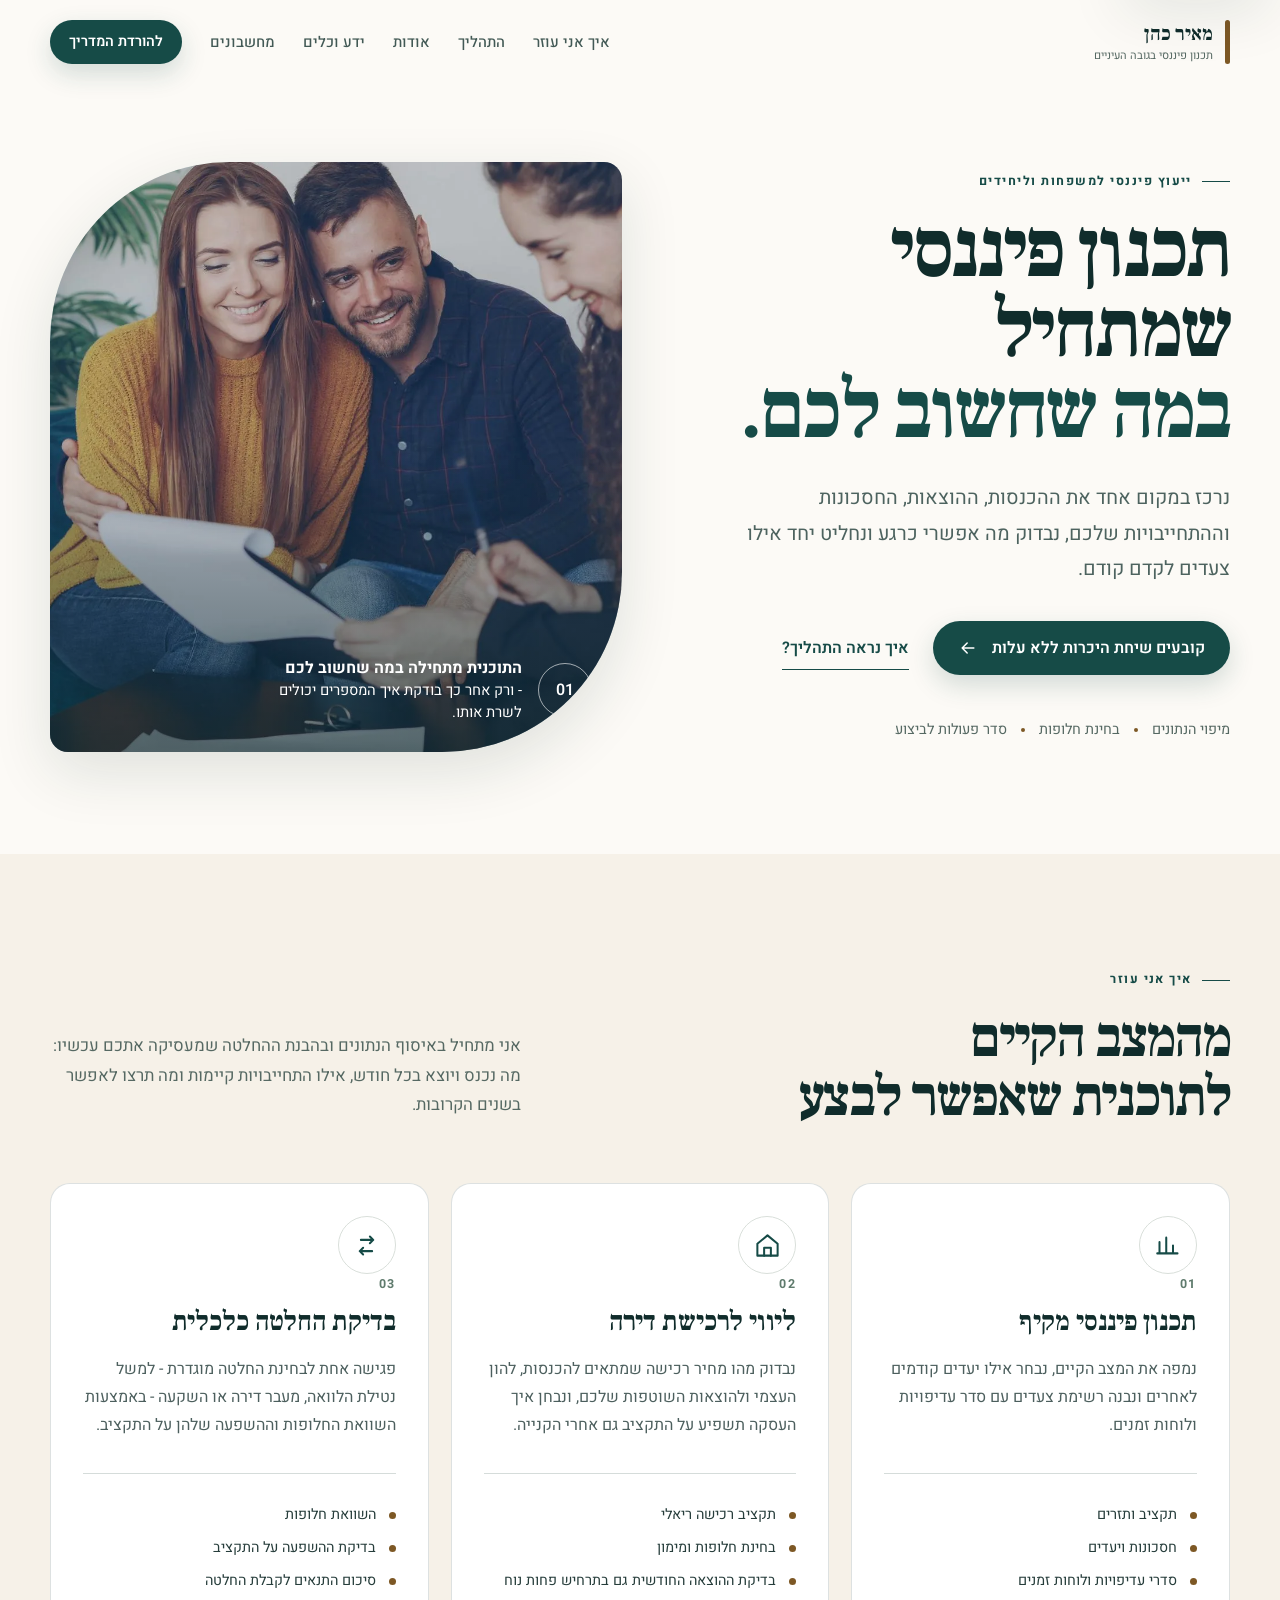
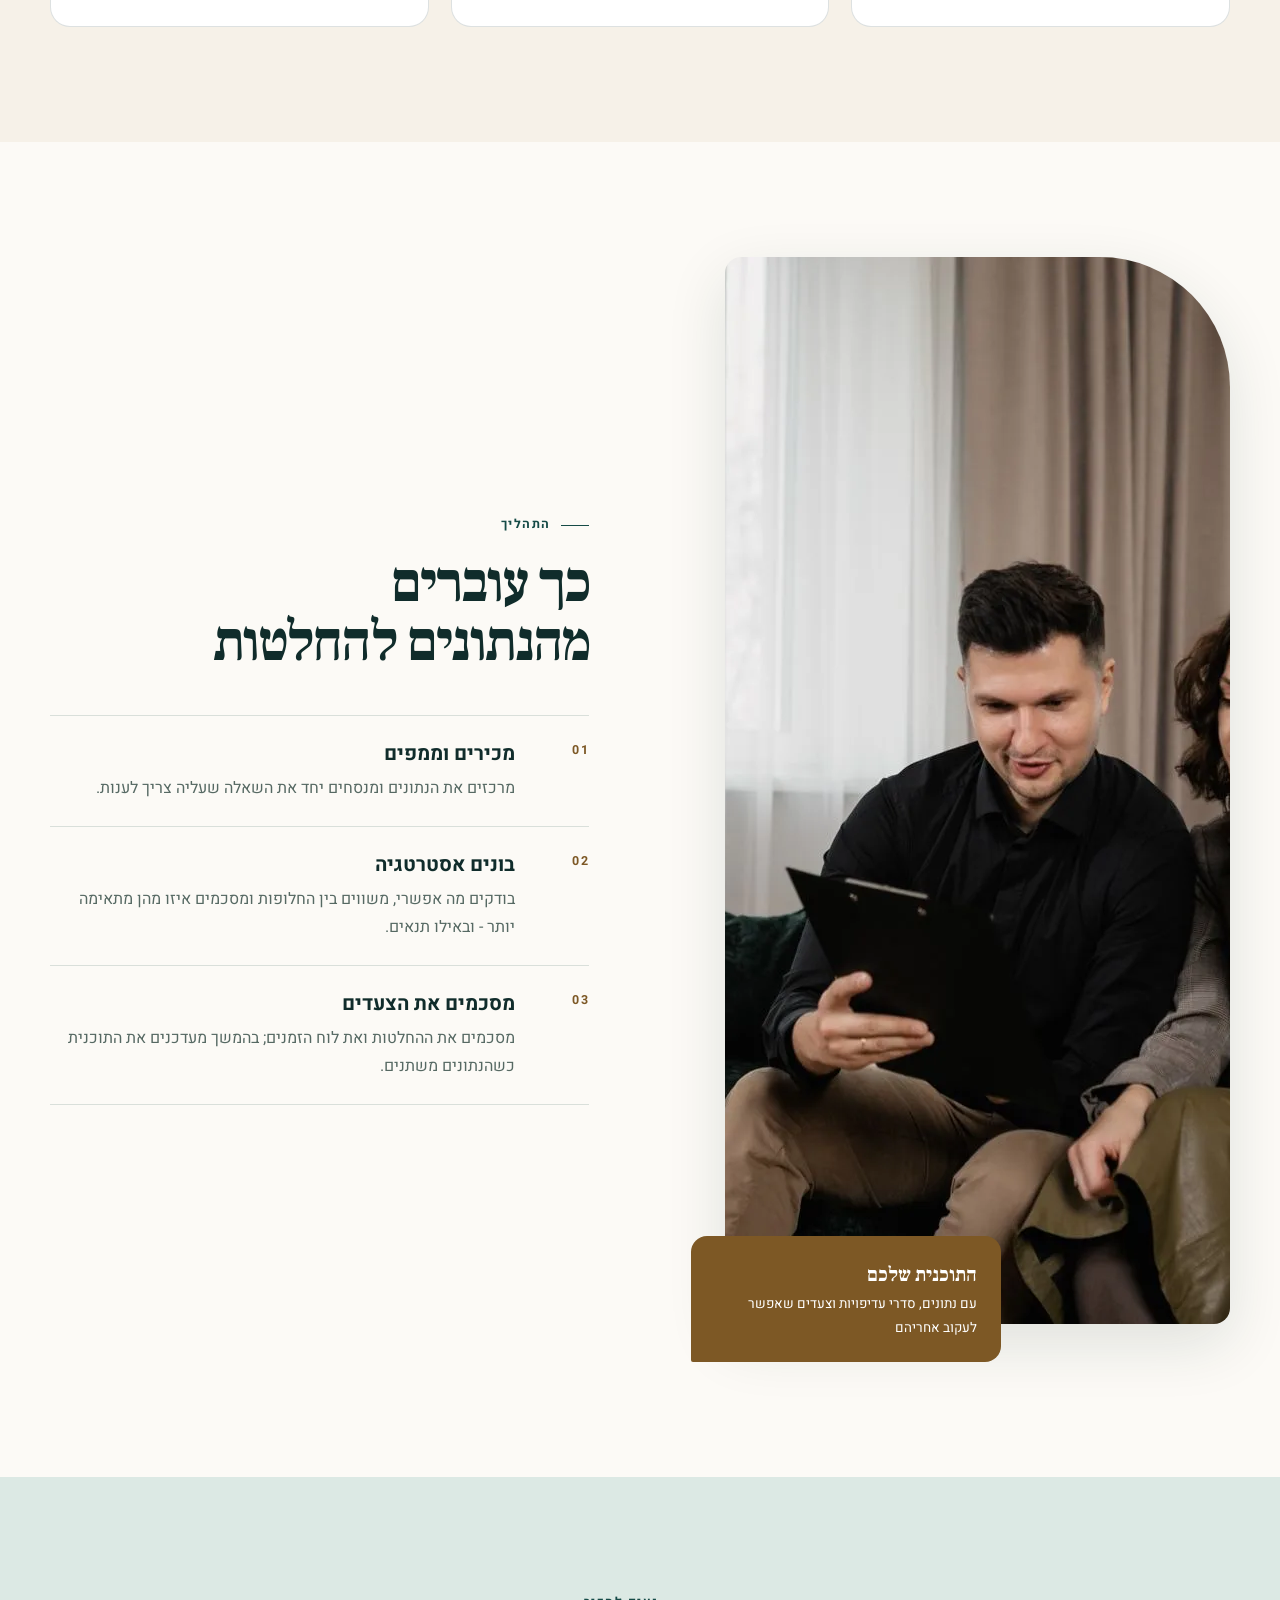
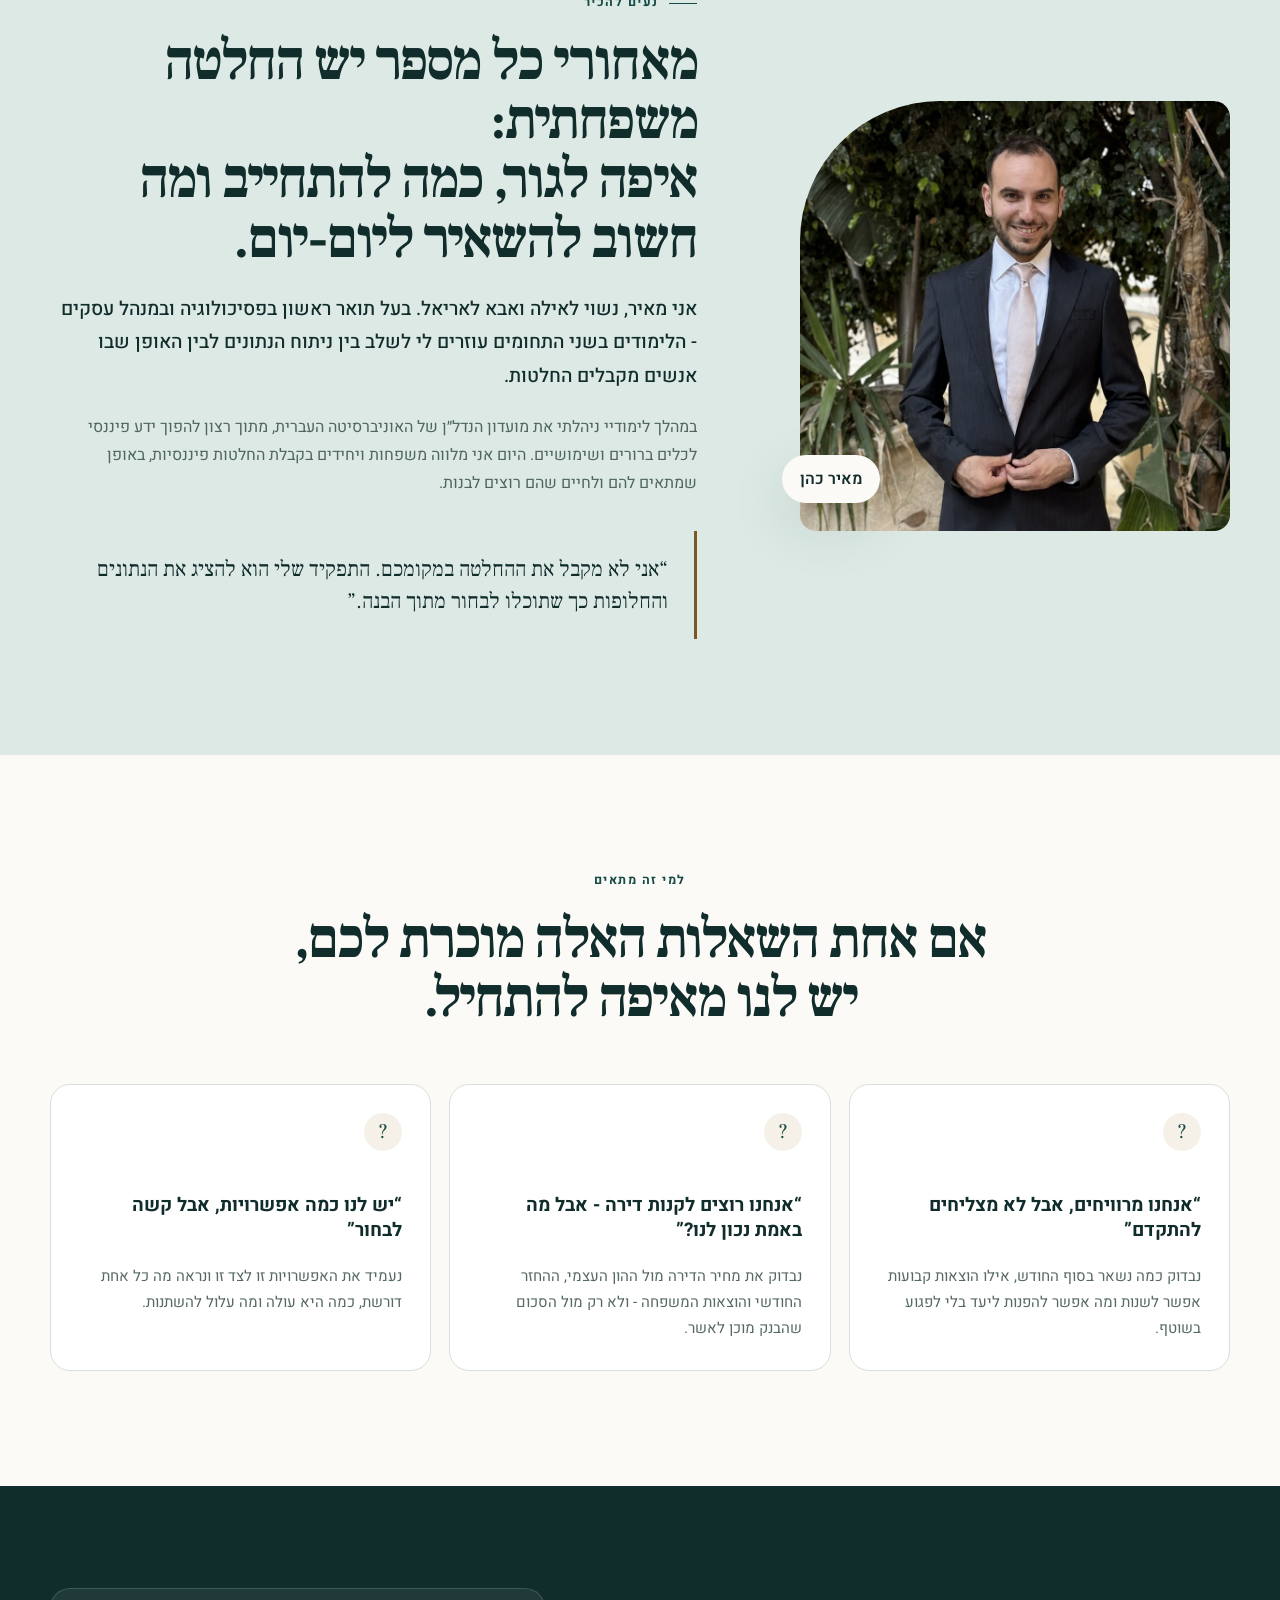
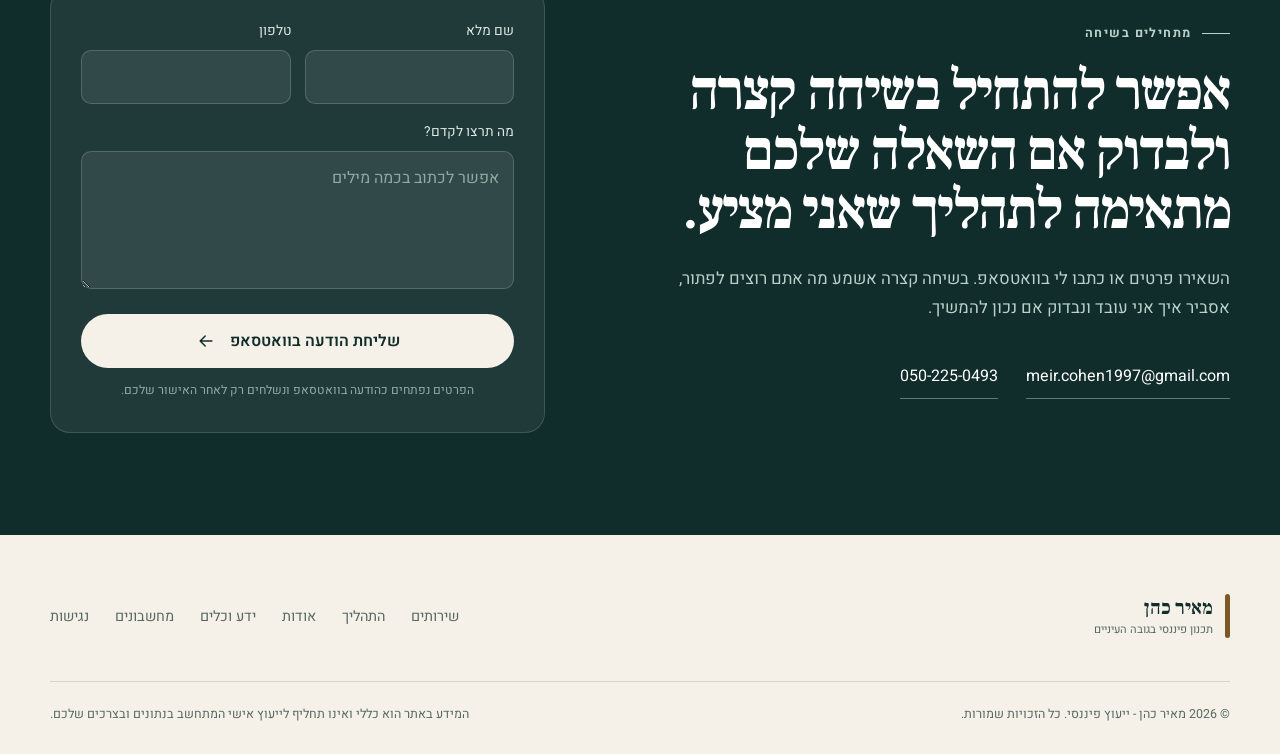
<file: index.html>
<!doctype html>
<html lang="he" dir="rtl">
<head>
  <meta charset="utf-8">
  <meta name="viewport" content="width=device-width, initial-scale=1">
  <title>מאיר כהן - תכנון פיננסי למשפחות ולרכישת דירה</title>
  <meta name="description" content="ייעוץ ותכנון פיננסי למשפחות וליחידים: מיפוי הכנסות, הוצאות והתחייבויות, קביעת סדרי עדיפויות ובניית תוכנית לקראת רכישת דירה ויעדים נוספים.">
  <meta name="author" content="מאיר כהן">
  <meta name="robots" content="index, follow">
  <link rel="icon" href="assets/favicon.svg" type="image/svg+xml">
  <link rel="canonical" href="https://meircohen-finance.co.il/">
  <meta property="og:type" content="website">
  <meta property="og:url" content="https://meircohen-finance.co.il/">
  <meta property="og:title" content="מאיר כהן - תכנון פיננסי בגובה העיניים">
  <meta property="og:description" content="ממפים את המצב הקיים, בוחנים אפשרויות ובונים סדר פעולות שמתאים למשפחה ולמטרות שלה.">
  <meta property="og:image" content="https://meircohen-finance.co.il/assets/images/meir-cohen-portrait-2026.jpg">
  <meta property="og:locale" content="he_IL">
  <meta property="og:site_name" content="מאיר כהן - ייעוץ פיננסי">
  <meta name="twitter:card" content="summary_large_image">
  <meta name="twitter:title" content="מאיר כהן - תכנון פיננסי בגובה העיניים">
  <meta name="twitter:description" content="ממפים את המצב הקיים, בוחנים אפשרויות ובונים סדר פעולות שמתאים למשפחה ולמטרות שלה.">
  <meta name="twitter:image" content="https://meircohen-finance.co.il/assets/images/meir-cohen-portrait-2026.jpg">
  <script type="application/ld+json">
  {
    "@context": "https://schema.org",
    "@type": "FinancialService",
    "name": "מאיר כהן - ייעוץ פיננסי",
    "description": "ליווי מקצועי למשפחות ויחידים, בניית תוכנית פיננסית וליווי לרכישת דירה.",
    "url": "https://meircohen-finance.co.il/",
    "image": "https://meircohen-finance.co.il/assets/images/meir-cohen-portrait-2026.jpg",
    "telephone": "+972-50-225-0493",
    "email": "meir.cohen1997@gmail.com",
    "areaServed": {"@type": "Country", "name": "Israel"},
    "founder": {
      "@type": "Person",
      "name": "מאיר כהן",
      "jobTitle": "יועץ פיננסי",
      "description": "בעל תואר ראשון בפסיכולוגיה ובמנהל עסקים, ולשעבר מנהל מועדון הנדל״ן של האוניברסיטה העברית."
    },
    "serviceType": ["תכנון פיננסי", "ליווי לרכישת דירה", "בדיקת החלטה כלכלית"]
  }
  </script>
  <link rel="preconnect" href="https://fonts.googleapis.com">
  <link rel="preconnect" href="https://fonts.gstatic.com" crossorigin>
  <link href="https://fonts.googleapis.com/css2?family=Frank+Ruhl+Libre:wght@500;600;700&amp;family=Heebo:wght@400;500;600;700&amp;display=swap" rel="stylesheet">
  <link rel="stylesheet" href="css/style.css?v=20260820-7">
</head>
<body>
  <a href="#main-content" class="skip-link">דלג לתוכן הראשי</a>

  <header class="site-header" id="navbar">
    <div class="container nav-container">
      <a href="index.html" class="brand" aria-label="מאיר כהן - עמוד הבית">
        <span class="brand-mark" aria-hidden="true">מכ</span>
        <span class="brand-copy"><strong>מאיר כהן</strong><small>תכנון פיננסי בגובה העיניים</small></span>
      </a>
      <button class="mobile-toggle" id="mobileToggle" type="button" aria-label="פתיחת תפריט" aria-controls="navLinks" aria-expanded="false">
        <span></span><span></span><span></span>
      </button>
      <nav aria-label="ניווט ראשי">
        <ul class="nav-links" id="navLinks">
          <li><a href="#services">איך אני עוזר</a></li>
          <li><a href="#process">התהליך</a></li>
          <li><a href="#about">אודות</a></li>
          <li><a href="blog.html">ידע וכלים</a></li>
          <li><a href="calculators.html">מחשבונים</a></li>
          <li><a href="blog.html#guide" class="button button-small button-primary">להורדת המדריך</a></li>
        </ul>
      </nav>
    </div>
  </header>

  <main id="main-content" tabindex="-1">
    <section class="hero">
      <div class="container hero-grid">
        <div class="hero-copy">
          <p class="eyebrow">ייעוץ פיננסי למשפחות וליחידים</p>
          <h1>תכנון פיננסי שמתחיל<br><em>במה שחשוב לכם.</em></h1>
          <p class="hero-lead">נרכז במקום אחד את ההכנסות, ההוצאות, החסכונות וההתחייבויות שלכם, נבדוק מה אפשרי כרגע ונחליט יחד אילו צעדים לקדם קודם.</p>
          <div class="hero-actions">
            <a href="https://wa.me/972502250493" class="button button-primary" target="_blank" rel="noopener">
              קובעים שיחת היכרות ללא עלות
              <svg aria-hidden="true" viewBox="0 0 24 24"><path d="M19 12H5M11 6l-6 6 6 6"/></svg>
            </a>
            <a href="#process" class="text-link">איך נראה התהליך?</a>
          </div>
          <ul class="trust-list" aria-label="עקרונות הליווי">
            <li>מיפוי הנתונים</li>
            <li>בחינת חלופות</li>
            <li>סדר פעולות לביצוע</li>
          </ul>
        </div>
        <figure class="hero-visual">
          <img src="assets/images/financial-consultation.webp" width="1800" height="1013" alt="פגישת תכנון פיננסי אישית עם זוג" fetchpriority="high">
          <figcaption>
            <span class="caption-number">01</span>
            <span><strong>התוכנית מתחילה במה שחשוב לכם</strong> - ורק אחר כך בודקת איך המספרים יכולים לשרת אותו.</span>
          </figcaption>
        </figure>
      </div>
    </section>

    <section class="section services" id="services">
      <div class="container">
        <div class="section-heading split-heading">
          <div>
            <p class="eyebrow">איך אני עוזר</p>
            <h2>מהמצב הקיים<br>לתוכנית שאפשר לבצע</h2>
          </div>
          <p>אני מתחיל באיסוף הנתונים ובהבנת ההחלטה שמעסיקה אתכם עכשיו: מה נכנס ויוצא בכל חודש, אילו התחייבויות קיימות ומה תרצו לאפשר בשנים הקרובות.</p>
        </div>
        <div class="service-grid">
          <article class="service-card">
            <div class="icon-box" aria-hidden="true">
              <svg viewBox="0 0 24 24"><path d="M4 19V9m6 10V5m6 14v-7m4 7H2"/></svg>
            </div>
            <p class="card-index">01</p>
            <h3>תכנון פיננסי מקיף</h3>
            <p>נמפה את המצב הקיים, נבחר אילו יעדים קודמים לאחרים ונבנה רשימת צעדים עם סדר עדיפויות ולוחות זמנים.</p>
            <ul class="check-list">
              <li>תקציב ותזרים</li>
              <li>חסכונות ויעדים</li>
              <li>סדרי עדיפויות ולוחות זמנים</li>
            </ul>
          </article>
          <article class="service-card">
            <div class="icon-box" aria-hidden="true">
              <svg viewBox="0 0 24 24"><path d="M3 10.5 12 3l9 7.5V21H3z"/><path d="M9 21v-7h6v7"/></svg>
            </div>
            <p class="card-index">02</p>
            <h3>ליווי לרכישת דירה</h3>
            <p>נבדוק מהו מחיר רכישה שמתאים להכנסות, להון העצמי ולהוצאות השוטפות שלכם, ונבחן איך העסקה תשפיע על התקציב גם אחרי הקנייה.</p>
            <ul class="check-list">
              <li>תקציב רכישה ריאלי</li>
              <li>בחינת חלופות ומימון</li>
              <li>בדיקת ההוצאה החודשית גם בתרחיש פחות נוח</li>
            </ul>
          </article>
          <article class="service-card">
            <div class="icon-box" aria-hidden="true">
              <svg viewBox="0 0 24 24"><path d="M7 7h11l-3-3m3 3-3 3M17 17H6l3 3m-3-3 3-3"/></svg>
            </div>
            <p class="card-index">03</p>
            <h3>בדיקת החלטה כלכלית</h3>
            <p>פגישה אחת לבחינת החלטה מוגדרת - למשל נטילת הלוואה, מעבר דירה או השקעה - באמצעות השוואת החלופות וההשפעה שלהן על התקציב.</p>
            <ul class="check-list">
              <li>השוואת חלופות</li>
              <li>בדיקת ההשפעה על התקציב</li>
              <li>סיכום התנאים לקבלת החלטה</li>
            </ul>
          </article>
        </div>
      </div>
    </section>

    <section class="section process" id="process">
      <div class="container process-grid">
        <div class="process-image-wrap">
          <img src="assets/images/family-planning.webp" width="1600" height="1067" alt="משפחה מקבלת ליווי ומתכננת יחד את העתיד" loading="lazy">
          <div class="image-note"><strong>התוכנית שלכם</strong><span>עם נתונים, סדרי עדיפויות וצעדים שאפשר לעקוב אחריהם</span></div>
        </div>
        <div class="process-content">
          <p class="eyebrow">התהליך</p>
          <h2>כך עוברים<br>מהנתונים להחלטות</h2>
          <ol class="process-list">
            <li>
              <span>01</span>
              <div><h3>מכירים וממפים</h3><p>מרכזים את הנתונים ומנסחים יחד את השאלה שעליה צריך לענות.</p></div>
            </li>
            <li>
              <span>02</span>
              <div><h3>בונים אסטרטגיה</h3><p>בודקים מה אפשרי, משווים בין החלופות ומסכמים איזו מהן מתאימה יותר - ובאילו תנאים.</p></div>
            </li>
            <li>
              <span>03</span>
              <div><h3>מסכמים את הצעדים</h3><p>מסכמים את ההחלטות ואת לוח הזמנים; בהמשך מעדכנים את התוכנית כשהנתונים משתנים.</p></div>
            </li>
          </ol>
        </div>
      </div>
    </section>

    <section class="section about" id="about">
      <div class="container about-grid">
        <div class="portrait-wrap">
          <img src="assets/images/meir-cohen-portrait-2026.webp" width="920" height="1708" alt="מאיר כהן, יועץ פיננסי" loading="lazy">
          <span class="portrait-label">מאיר כהן</span>
        </div>
        <div class="about-copy">
          <p class="eyebrow">נעים להכיר</p>
          <h2>מאחורי כל מספר יש החלטה משפחתית:<br>איפה לגור, כמה להתחייב ומה חשוב להשאיר ליום-יום.</h2>
          <p class="about-lead">אני מאיר, נשוי לאילה ואבא לאריאל. בעל תואר ראשון בפסיכולוגיה ובמנהל עסקים - הלימודים בשני התחומים עוזרים לי לשלב בין ניתוח הנתונים לבין האופן שבו אנשים מקבלים החלטות.</p>
          <p>במהלך לימודיי ניהלתי את מועדון הנדל״ן של האוניברסיטה העברית, מתוך רצון להפוך ידע פיננסי לכלים ברורים ושימושיים. היום אני מלווה משפחות ויחידים בקבלת החלטות פיננסיות, באופן שמתאים להם ולחיים שהם רוצים לבנות.</p>
          <blockquote>“אני לא מקבל את ההחלטה במקומכם. התפקיד שלי הוא להציג את הנתונים והחלופות כך שתוכלו לבחור מתוך הבנה.”</blockquote>
        </div>
      </div>
    </section>

    <section class="section fit-section">
      <div class="container">
        <div class="section-heading centered-heading">
          <p class="eyebrow">למי זה מתאים</p>
          <h2>אם אחת השאלות האלה מוכרת לכם,<br>יש לנו מאיפה להתחיל.</h2>
        </div>
        <div class="question-grid">
          <article><span>?</span><h3>“אנחנו מרוויחים, אבל לא מצליחים להתקדם”</h3><p>נבדוק כמה נשאר בסוף החודש, אילו הוצאות קבועות אפשר לשנות ומה אפשר להפנות ליעד בלי לפגוע בשוטף.</p></article>
          <article><span>?</span><h3>“אנחנו רוצים לקנות דירה - אבל מה באמת נכון לנו?”</h3><p>נבדוק את מחיר הדירה מול ההון העצמי, ההחזר החודשי והוצאות המשפחה - ולא רק מול הסכום שהבנק מוכן לאשר.</p></article>
          <article><span>?</span><h3>“יש לנו כמה אפשרויות, אבל קשה לבחור”</h3><p>נעמיד את האפשרויות זו לצד זו ונראה מה כל אחת דורשת, כמה היא עולה ומה עלול להשתנות.</p></article>
        </div>
      </div>
    </section>

    <section class="contact" id="contact">
      <div class="container contact-grid">
        <div class="contact-copy">
          <p class="eyebrow eyebrow-light">מתחילים בשיחה</p>
          <h2>אפשר להתחיל בשיחה קצרה<br>ולבדוק אם השאלה שלכם מתאימה לתהליך שאני מציע.</h2>
          <p>השאירו פרטים או כתבו לי בוואטסאפ. בשיחה קצרה אשמע מה אתם רוצים לפתור, אסביר איך אני עובד ונבדוק אם נכון להמשיך.</p>
          <div class="direct-contact">
            <a href="tel:0502250493">050-225-0493</a>
            <a href="mailto:meir.cohen1997@gmail.com">meir.cohen1997@gmail.com</a>
          </div>
        </div>
        <form class="contact-form" id="contactForm" aria-label="טופס יצירת קשר">
          <div class="form-row">
            <div class="form-group"><label for="cf-name">שם מלא</label><input type="text" id="cf-name" name="name" autocomplete="name" required></div>
            <div class="form-group"><label for="cf-phone">טלפון</label><input type="tel" id="cf-phone" name="phone" autocomplete="tel" inputmode="tel" required></div>
          </div>
          <div class="form-group"><label for="cf-message">מה תרצו לקדם?</label><textarea id="cf-message" name="message" rows="4" placeholder="אפשר לכתוב בכמה מילים"></textarea></div>
          <button type="submit" class="button button-light">שליחת הודעה בוואטסאפ <svg aria-hidden="true" viewBox="0 0 24 24"><path d="M19 12H5M11 6l-6 6 6 6"/></svg></button>
          <p class="form-note">הפרטים נפתחים כהודעה בוואטסאפ ונשלחים רק לאחר האישור שלכם.</p>
        </form>
      </div>
    </section>
  </main>

  <footer class="site-footer">
    <div class="container footer-main">
      <a href="index.html" class="brand brand-footer"><span class="brand-mark" aria-hidden="true">מכ</span><span class="brand-copy"><strong>מאיר כהן</strong><small>תכנון פיננסי בגובה העיניים</small></span></a>
      <nav aria-label="ניווט תחתון"><a href="#services">שירותים</a><a href="#process">התהליך</a><a href="#about">אודות</a><a href="blog.html">ידע וכלים</a><a href="calculators.html">מחשבונים</a><a href="negishut.html">נגישות</a></nav>
    </div>
    <div class="container footer-bottom">
      <p>© 2026 מאיר כהן - ייעוץ פיננסי. כל הזכויות שמורות.</p>
      <p>המידע באתר הוא כללי ואינו תחליף לייעוץ אישי המתחשב בנתונים ובצרכים שלכם.</p>
    </div>
  </footer>
  <script src="js/main.js?v=20260820-2"></script>
</body>
</html>
</file>
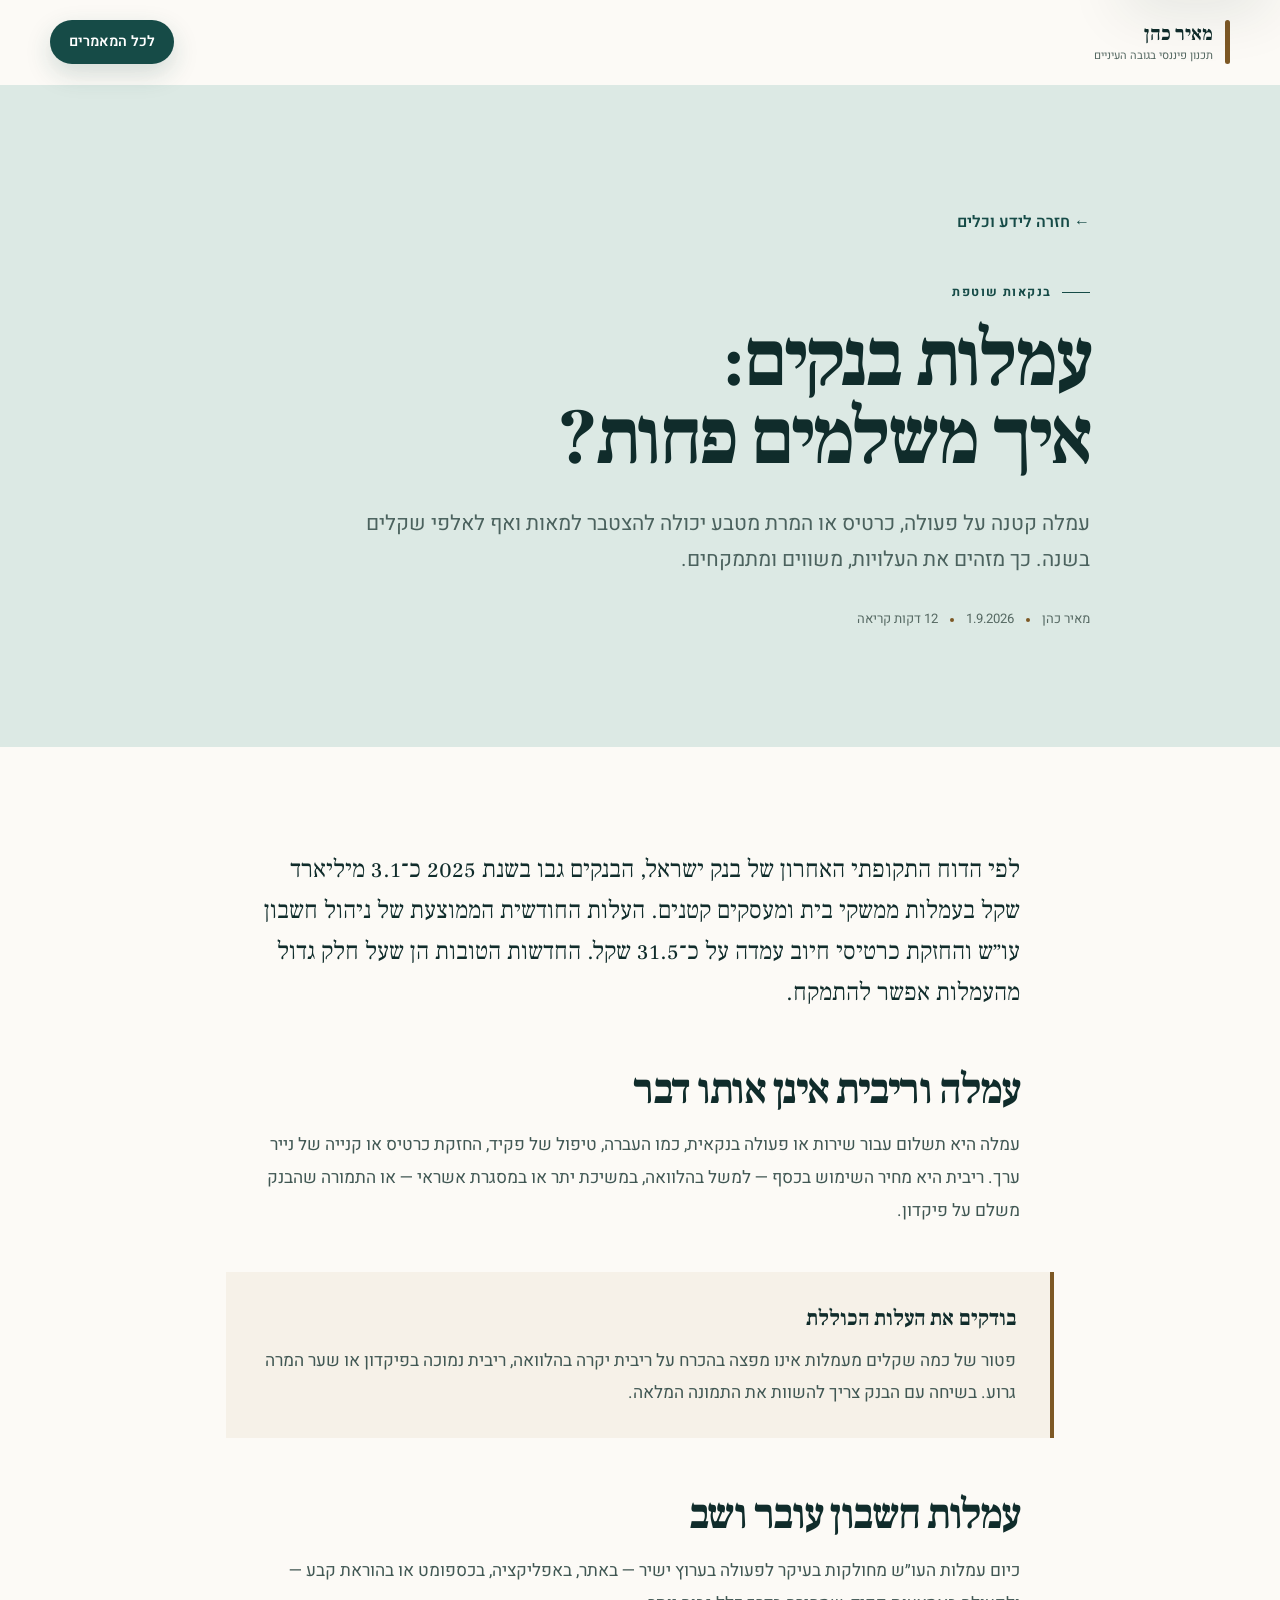
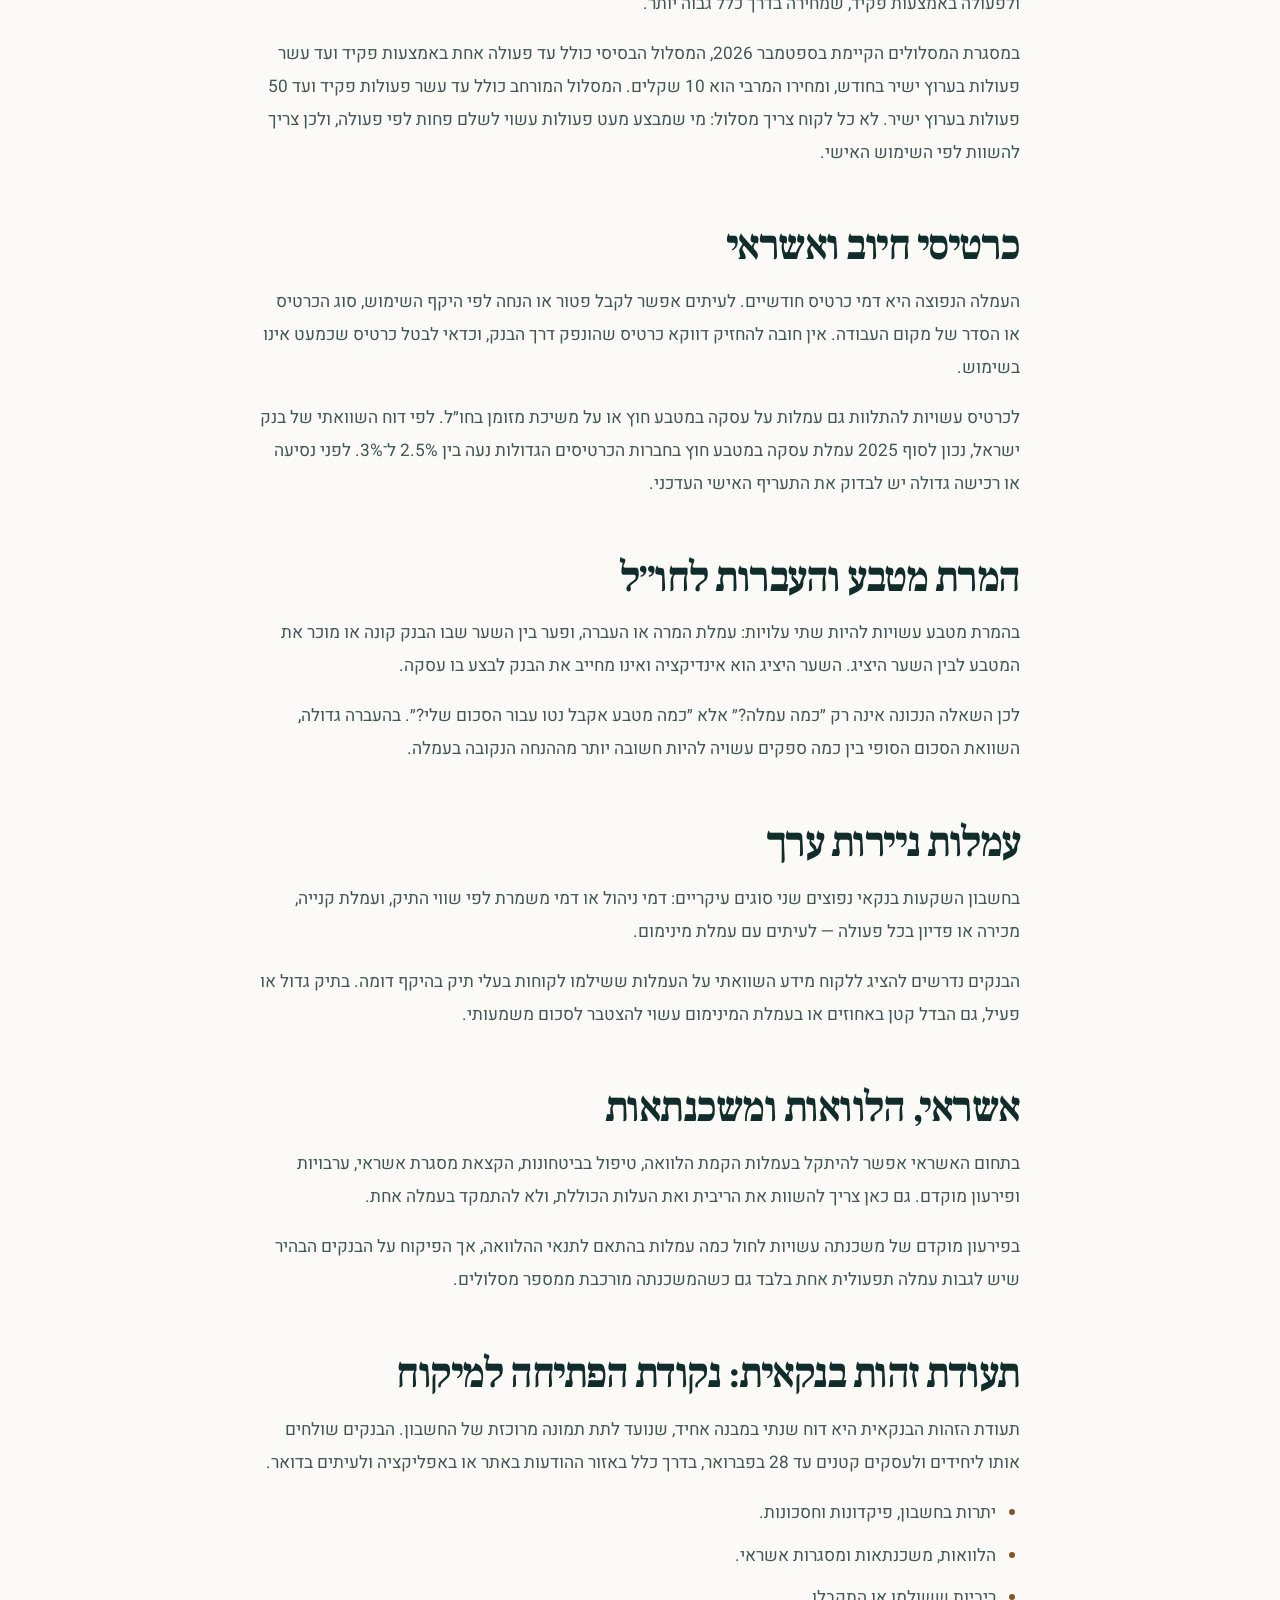
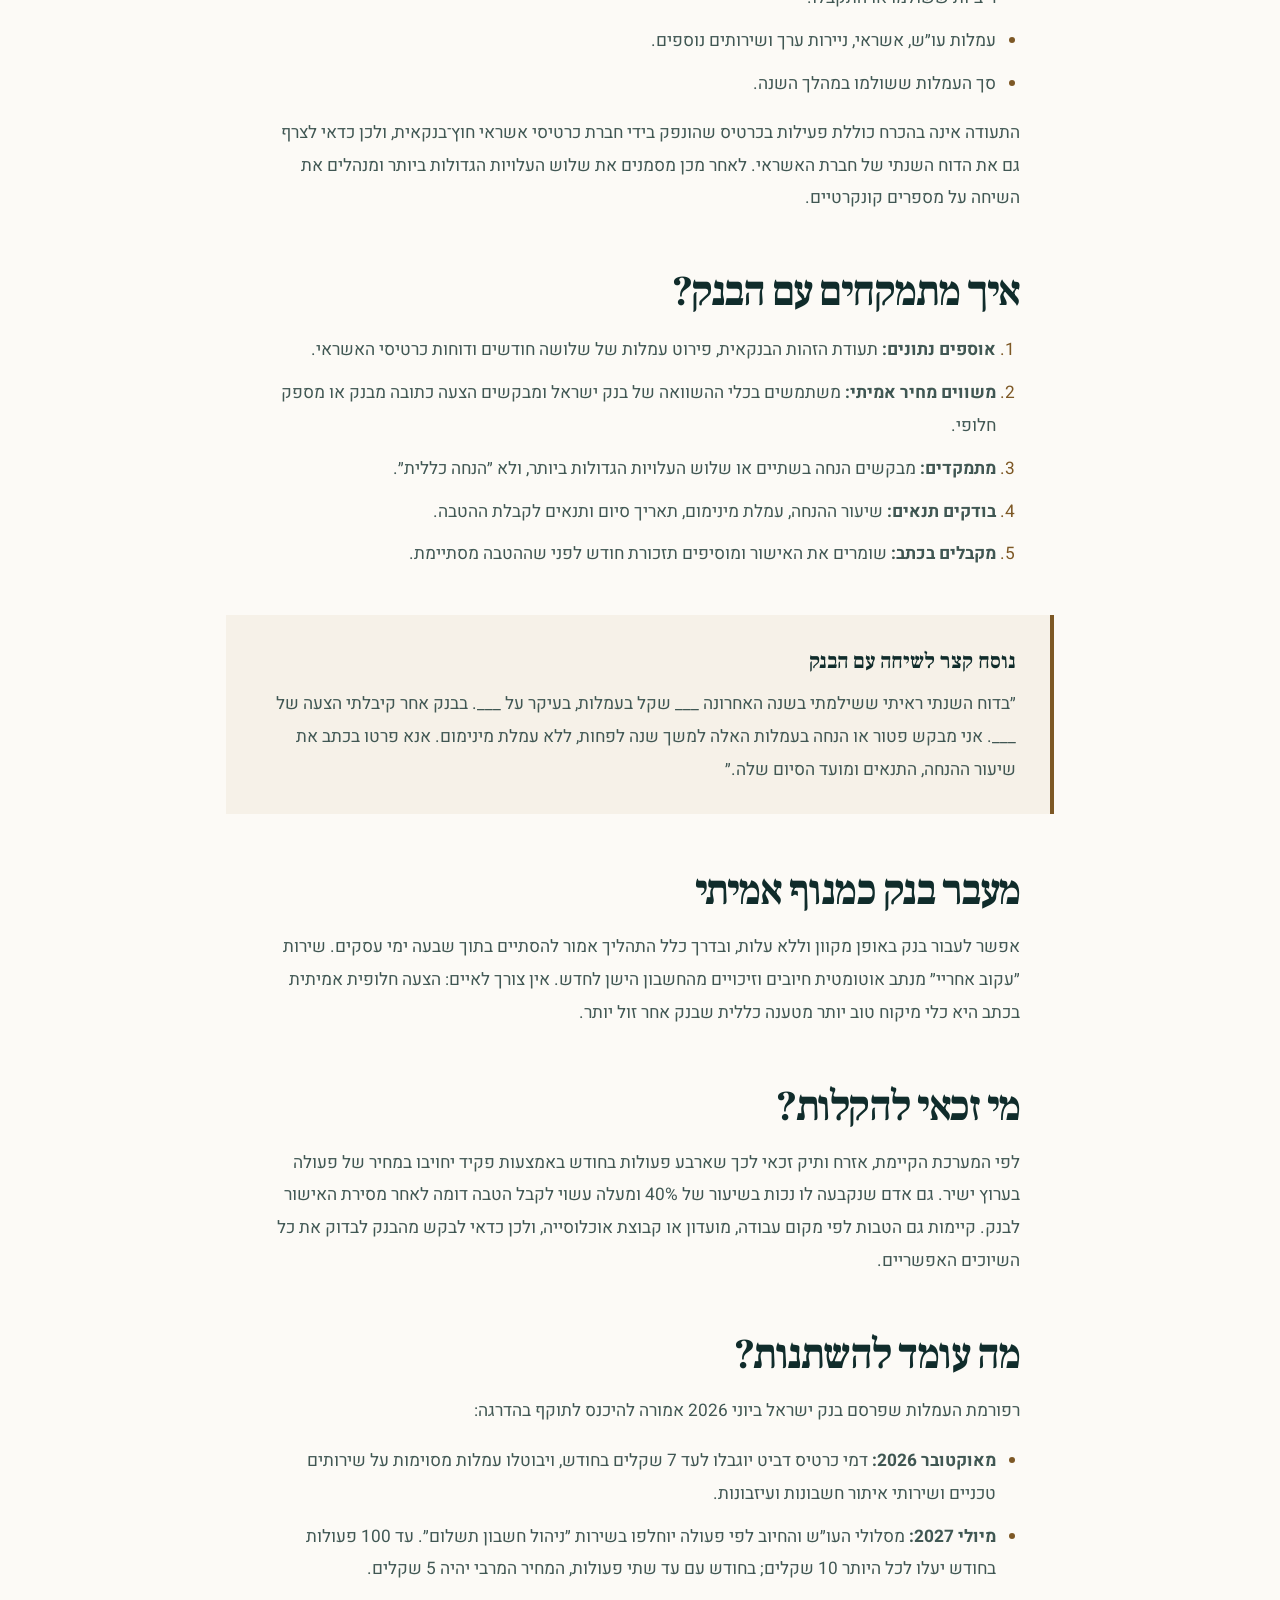
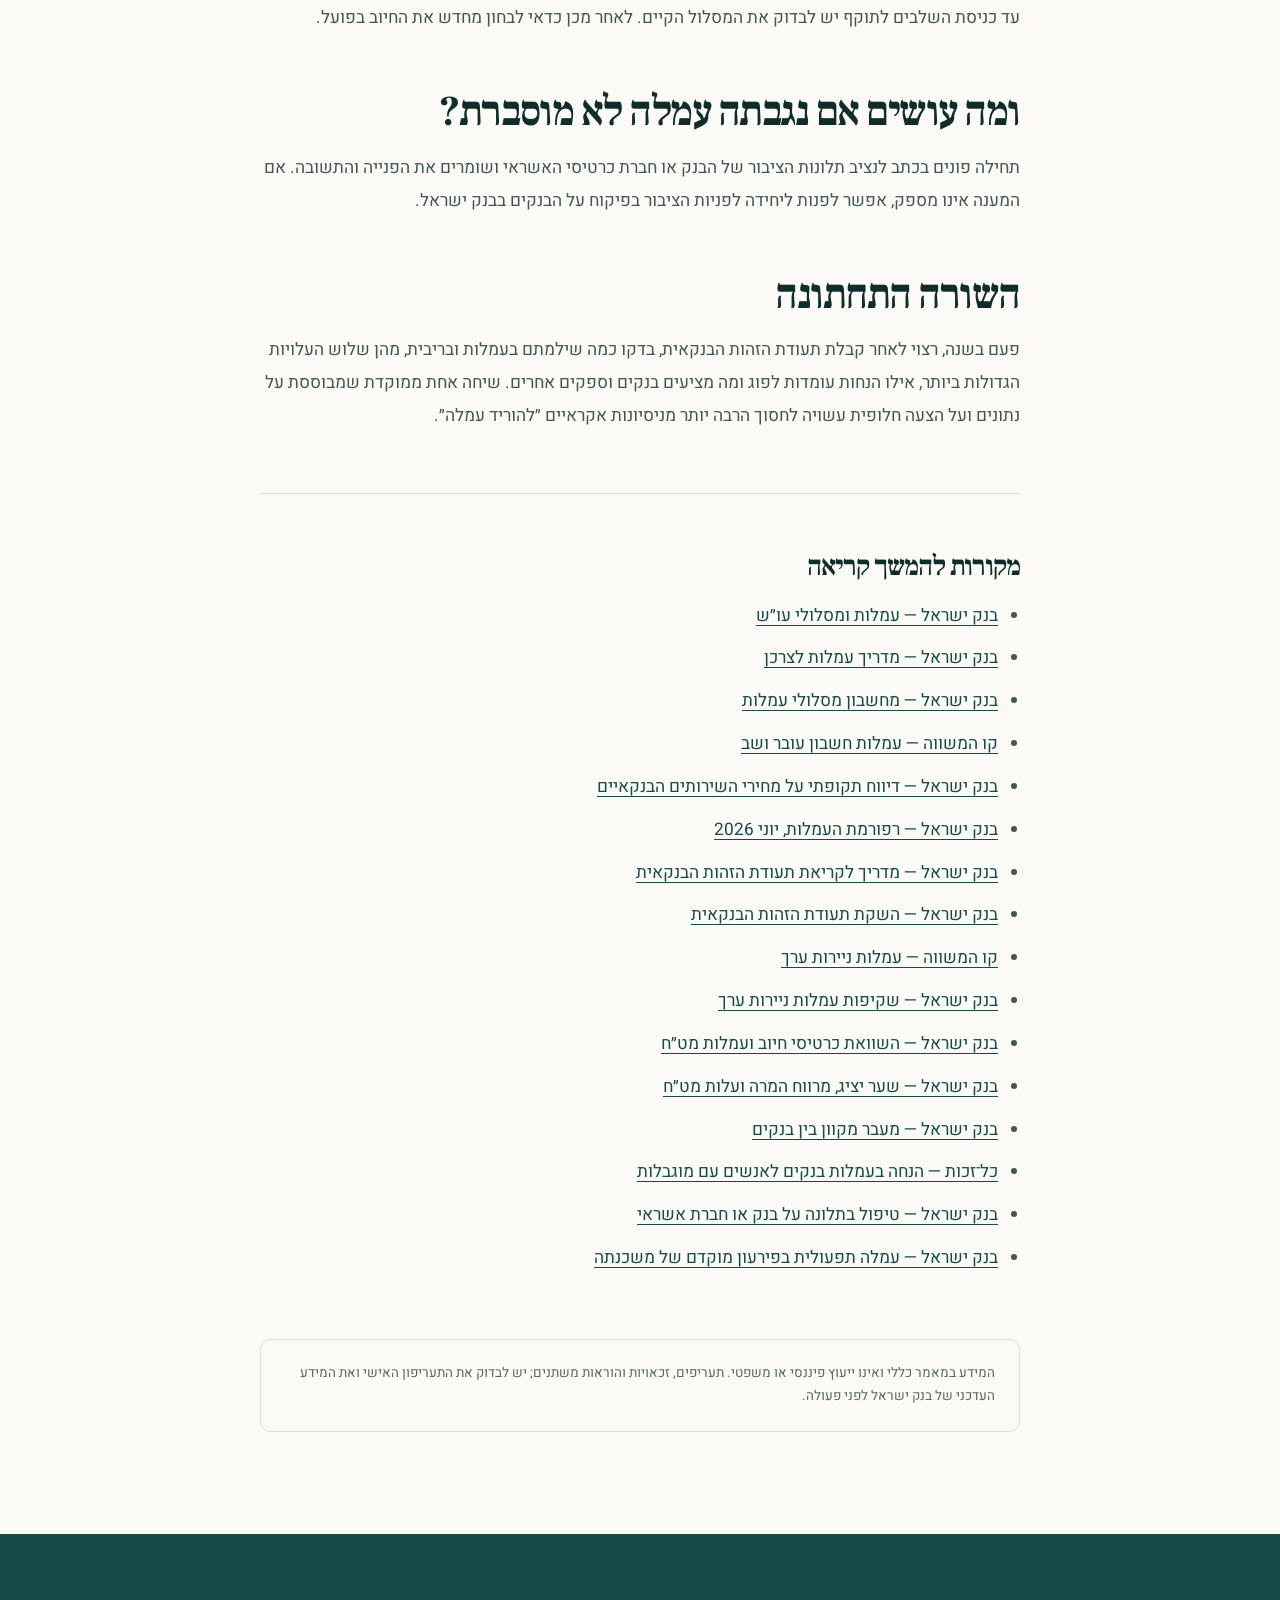
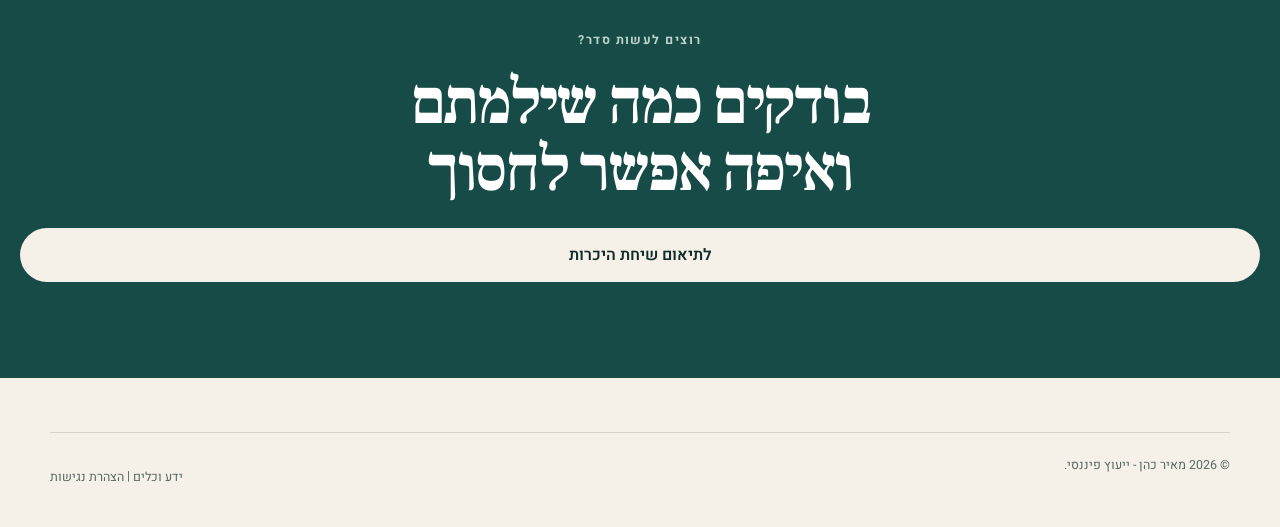
<file: article-bank-fees.html>
<!doctype html>
<html lang="he" dir="rtl">
<head>
  <meta charset="utf-8">
  <meta name="viewport" content="width=device-width, initial-scale=1">
  <title>עמלות בנקים בישראל: על מה משלמים ואיך משלמים פחות | מאיר כהן</title>
  <meta name="description" content="מדריך מעשי לעמלות בנקים בישראל: סוגי העמלות, תעודת הזהות הבנקאית, השוואת מחירים וניהול משא ומתן עם הבנק.">
  <meta name="robots" content="index, follow">
  <link rel="canonical" href="https://meircohen-finance.co.il/article-bank-fees.html">
  <link rel="icon" href="assets/favicon.svg" type="image/svg+xml">
  <meta property="og:type" content="article">
  <meta property="og:title" content="עמלות בנקים: על מה משלמים ואיך משלמים פחות">
  <meta property="og:description" content="כל מה שצריך לדעת על עמלות עו״ש, כרטיסים, מט״ח וניירות ערך — כולל תסריט מעשי למיקוח עם הבנק.">
  <meta property="og:url" content="https://meircohen-finance.co.il/article-bank-fees.html">
  <meta property="og:image" content="https://meircohen-finance.co.il/assets/images/financial-consultation.jpg">
  <meta property="og:locale" content="he_IL">
  <script type="application/ld+json">{"@context":"https://schema.org","@type":"Article","headline":"עמלות בנקים בישראל: על מה משלמים ואיך משלמים פחות","description":"מדריך מעשי לעמלות בנקים, לתעודת הזהות הבנקאית ולניהול משא ומתן עם הבנק.","datePublished":"2026-09-01","dateModified":"2026-09-01","author":{"@type":"Person","name":"מאיר כהן"},"mainEntityOfPage":"https://meircohen-finance.co.il/article-bank-fees.html"}</script>
  <link rel="preconnect" href="https://fonts.googleapis.com">
  <link rel="preconnect" href="https://fonts.gstatic.com" crossorigin>
  <link href="https://fonts.googleapis.com/css2?family=Frank+Ruhl+Libre:wght@500;600;700&amp;family=Heebo:wght@400;500;600;700&amp;display=swap" rel="stylesheet">
  <link rel="stylesheet" href="css/style.css?v=20260901-1">
</head>
<body>
  <a href="#main-content" class="skip-link">דלג לתוכן הראשי</a>
  <header class="site-header" id="navbar"><div class="container nav-container"><a href="index.html" class="brand" aria-label="מאיר כהן - עמוד הבית"><span class="brand-mark" aria-hidden="true">מכ</span><span class="brand-copy"><strong>מאיר כהן</strong><small>תכנון פיננסי בגובה העיניים</small></span></a><a href="blog.html" class="button button-small button-primary">לכל המאמרים</a></div></header>

  <main id="main-content" tabindex="-1">
    <article class="article-page">
      <header class="article-header">
        <div class="article-header-inner">
          <a href="blog.html" class="article-back">← חזרה לידע וכלים</a>
          <p class="eyebrow">בנקאות שוטפת</p>
          <h1>עמלות בנקים:<br>איך משלמים פחות?</h1>
          <p class="article-deck">עמלה קטנה על פעולה, כרטיס או המרת מטבע יכולה להצטבר למאות ואף לאלפי שקלים בשנה. כך מזהים את העלויות, משווים ומתמקחים.</p>
          <div class="article-meta"><span>מאיר כהן</span><span>1.9.2026</span><span>12 דקות קריאה</span></div>
        </div>
      </header>

      <div class="article-body">
        <p class="article-lead">לפי הדוח התקופתי האחרון של בנק ישראל, הבנקים גבו בשנת 2025 כ־3.1 מיליארד שקל בעמלות ממשקי בית ומעסקים קטנים. העלות החודשית הממוצעת של ניהול חשבון עו״ש והחזקת כרטיסי חיוב עמדה על כ־31.5 שקל. החדשות הטובות הן שעל חלק גדול מהעמלות אפשר להתמקח.</p>

        <h2>עמלה וריבית אינן אותו דבר</h2>
        <p>עמלה היא תשלום עבור שירות או פעולה בנקאית, כמו העברה, טיפול של פקיד, החזקת כרטיס או קנייה של נייר ערך. ריבית היא מחיר השימוש בכסף — למשל בהלוואה, במשיכת יתר או במסגרת אשראי — או התמורה שהבנק משלם על פיקדון.</p>
        <div class="article-callout"><strong>בודקים את העלות הכוללת</strong><p>פטור של כמה שקלים מעמלות אינו מפצה בהכרח על ריבית יקרה בהלוואה, ריבית נמוכה בפיקדון או שער המרה גרוע. בשיחה עם הבנק צריך להשוות את התמונה המלאה.</p></div>

        <h2>עמלות חשבון עובר ושב</h2>
        <p>כיום עמלות העו״ש מחולקות בעיקר לפעולה בערוץ ישיר — באתר, באפליקציה, בכספומט או בהוראת קבע — ולפעולה באמצעות פקיד, שמחירה בדרך כלל גבוה יותר.</p>
        <p>במסגרת המסלולים הקיימת בספטמבר 2026, המסלול הבסיסי כולל עד פעולה אחת באמצעות פקיד ועד עשר פעולות בערוץ ישיר בחודש, ומחירו המרבי הוא 10 שקלים. המסלול המורחב כולל עד עשר פעולות פקיד ועד 50 פעולות בערוץ ישיר. לא כל לקוח צריך מסלול: מי שמבצע מעט פעולות עשוי לשלם פחות לפי פעולה, ולכן צריך להשוות לפי השימוש האישי.</p>

        <h2>כרטיסי חיוב ואשראי</h2>
        <p>העמלה הנפוצה היא דמי כרטיס חודשיים. לעיתים אפשר לקבל פטור או הנחה לפי היקף השימוש, סוג הכרטיס או הסדר של מקום העבודה. אין חובה להחזיק דווקא כרטיס שהונפק דרך הבנק, וכדאי לבטל כרטיס שכמעט אינו בשימוש.</p>
        <p>לכרטיס עשויות להתלוות גם עמלות על עסקה במטבע חוץ או על משיכת מזומן בחו״ל. לפי דוח השוואתי של בנק ישראל, נכון לסוף 2025 עמלת עסקה במטבע חוץ בחברות הכרטיסים הגדולות נעה בין 2.5% ל־3%. לפני נסיעה או רכישה גדולה יש לבדוק את התעריף האישי העדכני.</p>

        <h2>המרת מטבע והעברות לחו״ל</h2>
        <p>בהמרת מטבע עשויות להיות שתי עלויות: עמלת המרה או העברה, ופער בין השער שבו הבנק קונה או מוכר את המטבע לבין השער היציג. השער היציג הוא אינדיקציה ואינו מחייב את הבנק לבצע בו עסקה.</p>
        <p>לכן השאלה הנכונה אינה רק ״כמה עמלה?״ אלא ״כמה מטבע אקבל נטו עבור הסכום שלי?״. בהעברה גדולה, השוואת הסכום הסופי בין כמה ספקים עשויה להיות חשובה יותר מההנחה הנקובה בעמלה.</p>

        <h2>עמלות ניירות ערך</h2>
        <p>בחשבון השקעות בנקאי נפוצים שני סוגים עיקריים: דמי ניהול או דמי משמרת לפי שווי התיק, ועמלת קנייה, מכירה או פדיון בכל פעולה — לעיתים עם עמלת מינימום.</p>
        <p>הבנקים נדרשים להציג ללקוח מידע השוואתי על העמלות ששילמו לקוחות בעלי תיק בהיקף דומה. בתיק גדול או פעיל, גם הבדל קטן באחוזים או בעמלת המינימום עשוי להצטבר לסכום משמעותי.</p>

        <h2>אשראי, הלוואות ומשכנתאות</h2>
        <p>בתחום האשראי אפשר להיתקל בעמלות הקמת הלוואה, טיפול בביטחונות, הקצאת מסגרת אשראי, ערבויות ופירעון מוקדם. גם כאן צריך להשוות את הריבית ואת העלות הכוללת, ולא להתמקד בעמלה אחת.</p>
        <p>בפירעון מוקדם של משכנתה עשויות לחול כמה עמלות בהתאם לתנאי ההלוואה, אך הפיקוח על הבנקים הבהיר שיש לגבות עמלה תפעולית אחת בלבד גם כשהמשכנתה מורכבת ממספר מסלולים.</p>

        <h2>תעודת זהות בנקאית: נקודת הפתיחה למיקוח</h2>
        <p>תעודת הזהות הבנקאית היא דוח שנתי במבנה אחיד, שנועד לתת תמונה מרוכזת של החשבון. הבנקים שולחים אותו ליחידים ולעסקים קטנים עד 28 בפברואר, בדרך כלל באזור ההודעות באתר או באפליקציה ולעיתים בדואר.</p>
        <ul class="article-key-list">
          <li>יתרות בחשבון, פיקדונות וחסכונות.</li>
          <li>הלוואות, משכנתאות ומסגרות אשראי.</li>
          <li>ריביות ששולמו או התקבלו.</li>
          <li>עמלות עו״ש, אשראי, ניירות ערך ושירותים נוספים.</li>
          <li>סך העמלות ששולמו במהלך השנה.</li>
        </ul>
        <p>התעודה אינה בהכרח כוללת פעילות בכרטיס שהונפק בידי חברת כרטיסי אשראי חוץ־בנקאית, ולכן כדאי לצרף גם את הדוח השנתי של חברת האשראי. לאחר מכן מסמנים את שלוש העלויות הגדולות ביותר ומנהלים את השיחה על מספרים קונקרטיים.</p>

        <h2>איך מתמקחים עם הבנק?</h2>
        <ol class="article-key-list">
          <li><strong>אוספים נתונים:</strong> תעודת הזהות הבנקאית, פירוט עמלות של שלושה חודשים ודוחות כרטיסי האשראי.</li>
          <li><strong>משווים מחיר אמיתי:</strong> משתמשים בכלי ההשוואה של בנק ישראל ומבקשים הצעה כתובה מבנק או מספק חלופי.</li>
          <li><strong>מתמקדים:</strong> מבקשים הנחה בשתיים או שלוש העלויות הגדולות ביותר, ולא ״הנחה כללית״.</li>
          <li><strong>בודקים תנאים:</strong> שיעור ההנחה, עמלת מינימום, תאריך סיום ותנאים לקבלת ההטבה.</li>
          <li><strong>מקבלים בכתב:</strong> שומרים את האישור ומוסיפים תזכורת חודש לפני שההטבה מסתיימת.</li>
        </ol>

        <div class="article-callout"><strong>נוסח קצר לשיחה עם הבנק</strong><p>״בדוח השנתי ראיתי ששילמתי בשנה האחרונה ___ שקל בעמלות, בעיקר על ___. בבנק אחר קיבלתי הצעה של ___. אני מבקש פטור או הנחה בעמלות האלה למשך שנה לפחות, ללא עמלת מינימום. אנא פרטו בכתב את שיעור ההנחה, התנאים ומועד הסיום שלה.״</p></div>

        <h2>מעבר בנק כמנוף אמיתי</h2>
        <p>אפשר לעבור בנק באופן מקוון וללא עלות, ובדרך כלל התהליך אמור להסתיים בתוך שבעה ימי עסקים. שירות ״עקוב אחריי״ מנתב אוטומטית חיובים וזיכויים מהחשבון הישן לחדש. אין צורך לאיים: הצעה חלופית אמיתית בכתב היא כלי מיקוח טוב יותר מטענה כללית שבנק אחר זול יותר.</p>

        <h2>מי זכאי להקלות?</h2>
        <p>לפי המערכת הקיימת, אזרח ותיק זכאי לכך שארבע פעולות בחודש באמצעות פקיד יחויבו במחיר של פעולה בערוץ ישיר. גם אדם שנקבעה לו נכות בשיעור של 40% ומעלה עשוי לקבל הטבה דומה לאחר מסירת האישור לבנק. קיימות גם הטבות לפי מקום עבודה, מועדון או קבוצת אוכלוסייה, ולכן כדאי לבקש מהבנק לבדוק את כל השיוכים האפשריים.</p>

        <h2>מה עומד להשתנות?</h2>
        <p>רפורמת העמלות שפרסם בנק ישראל ביוני 2026 אמורה להיכנס לתוקף בהדרגה:</p>
        <ul class="article-key-list">
          <li><strong>מאוקטובר 2026:</strong> דמי כרטיס דביט יוגבלו לעד 7 שקלים בחודש, ויבוטלו עמלות מסוימות על שירותים טכניים ושירותי איתור חשבונות ועיזבונות.</li>
          <li><strong>מיולי 2027:</strong> מסלולי העו״ש והחיוב לפי פעולה יוחלפו בשירות ״ניהול חשבון תשלום״. עד 100 פעולות בחודש יעלו לכל היותר 10 שקלים; בחודש עם עד שתי פעולות, המחיר המרבי יהיה 5 שקלים.</li>
        </ul>
        <p>עד כניסת השלבים לתוקף יש לבדוק את המסלול הקיים. לאחר מכן כדאי לבחון מחדש את החיוב בפועל.</p>

        <h2>ומה עושים אם נגבתה עמלה לא מוסברת?</h2>
        <p>תחילה פונים בכתב לנציב תלונות הציבור של הבנק או חברת כרטיסי האשראי ושומרים את הפנייה והתשובה. אם המענה אינו מספק, אפשר לפנות ליחידה לפניות הציבור בפיקוח על הבנקים בבנק ישראל.</p>

        <h2>השורה התחתונה</h2>
        <p>פעם בשנה, רצוי לאחר קבלת תעודת הזהות הבנקאית, בדקו כמה שילמתם בעמלות ובריבית, מהן שלוש העלויות הגדולות ביותר, אילו הנחות עומדות לפוג ומה מציעים בנקים וספקים אחרים. שיחה אחת ממוקדת שמבוססת על נתונים ועל הצעה חלופית עשויה לחסוך הרבה יותר מניסיונות אקראיים ״להוריד עמלה״.</p>

        <section class="article-sources" aria-labelledby="sources-heading">
          <h2 id="sources-heading">מקורות להמשך קריאה</h2>
          <ul>
            <li><a href="https://www.boi.org.il/information/fees/">בנק ישראל — עמלות ומסלולי עו״ש</a></li>
            <li><a href="https://www.boi.org.il/information/bank-paymnts/guide/fees_guide/">בנק ישראל — מדריך עמלות לצרכן</a></li>
            <li><a href="https://www.boi.org.il/information/%D7%9E%D7%97%D7%A9%D7%91%D7%95%D7%A0%D7%99%D7%9D-%D7%95%D7%9B%D7%9C%D7%99%D7%9D/%D7%A2%D7%9E%D7%9C%D7%95%D7%AA/">בנק ישראל — מחשבון מסלולי עמלות</a></li>
            <li><a href="https://boi.org.il/information/bank-paymnts/financial-education/campaigns/boi-equator/fees1/">קו המשווה — עמלות חשבון עובר ושב</a></li>
            <li><a href="https://boi.org.il/roles/supervisionregulation/perreport_commissions/">בנק ישראל — דיווח תקופתי על מחירי השירותים הבנקאיים</a></li>
            <li><a href="https://boi.org.il/publications/pressreleases/21-06-2026/">בנק ישראל — רפורמת העמלות, יוני 2026</a></li>
            <li><a href="https://www.boi.org.il/information/bank-paymnts/guide/54776/">בנק ישראל — מדריך לקריאת תעודת הזהות הבנקאית</a></li>
            <li><a href="https://www.boi.org.il/publications/pressreleases/%D7%AA%D7%A2%D7%95%D7%93%D7%AA-%D7%94%D7%96%D7%94%D7%95%D7%AA-%D7%94%D7%91%D7%A0%D7%A7%D7%90%D7%99%D7%AA-%D7%99%D7%A6%D7%90%D7%94-%D7%9C%D7%93%D7%A8%D7%9A-%D7%95%D7%94%D7%99%D7%90-%D7%AA%D7%A1%D7%99%D7%99%D7%A2-%D7%9C%D7%9B%D7%9C-%D7%9C%D7%A7%D7%95%D7%97%D7%95%D7%AA-%D7%94%D7%91%D7%A0%D7%A7%D7%99%D7%9D-%D7%A9%D7%99%D7%A2%D7%A9%D7%95-%D7%91%D7%94-%D7%A9%D7%99%D7%9E%D7%95%D7%A9/">בנק ישראל — השקת תעודת הזהות הבנקאית</a></li>
            <li><a href="https://boi.org.il/information/bank-paymnts/financial-education/campaigns/boi-equator/securities/">קו המשווה — עמלות ניירות ערך</a></li>
            <li><a href="https://www.boi.org.il/publications/pressreleases/%D7%94%D7%A4%D7%99%D7%A7%D7%95%D7%97-%D7%A2%D7%9C-%D7%94%D7%91%D7%A0%D7%A7%D7%99%D7%9D-%D7%9E%D7%A4%D7%A8%D7%A1%D7%9D-%D7%94%D7%95%D7%A8%D7%90%D7%94-%D7%97%D7%93%D7%A9%D7%94-%D7%A9%D7%9E%D7%98%D7%A8%D7%AA%D7%94-%D7%9C%D7%94%D7%92%D7%91%D7%99%D7%A8-%D7%90%D7%AA-%D7%99%D7%9B%D7%95%D7%9C%D7%AA-%D7%94%D7%A9%D7%95%D7%95%D7%90%D7%94-%D7%95%D7%A9%D7%A7%D7%99%D7%A4%D7%95%D7%AA-%D7%94%D7%9E%D7%97%D7%99%D7%A8-%D7%91%D7%AA%D7%97%D7%95%D7%9D-%D7%A0%D7%99%D7%99%D7%A8%D7%95%D7%AA-%D7%A2%D7%A8%D7%9A/">בנק ישראל — שקיפות עמלות ניירות ערך</a></li>
            <li><a href="https://www.boi.org.il/media/mhoiyz2s/202609.pdf">בנק ישראל — השוואת כרטיסי חיוב ועמלות מט״ח</a></li>
            <li><a href="https://www.boi.org.il/information/bankipedia/moneyandeconomy/%D7%9B%D7%9E%D7%94-%D7%A2%D7%95%D7%9C%D7%94-%D7%93%D7%95%D7%9C%D7%A8-%D7%95%D7%90%D7%99%D7%A8%D7%95/">בנק ישראל — שער יציג, מרווח המרה ועלות מט״ח</a></li>
            <li><a href="https://www.boi.org.il/information/bank-paymnts/financial-education/campaigns/clicktomovebank/">בנק ישראל — מעבר מקוון בין בנקים</a></li>
            <li><a href="https://www.kolzchut.org.il/he/%D7%94%D7%A0%D7%97%D7%94_%D7%91%D7%A2%D7%9E%D7%9C%D7%95%D7%AA_%D7%94%D7%91%D7%A0%D7%A7%D7%99%D7%9D_%D7%9C%D7%A0%D7%9B%D7%99%D7%9D">כל־זכות — הנחה בעמלות בנקים לאנשים עם מוגבלות</a></li>
            <li><a href="https://www.boi.org.il/information/public-enquiries-unit/ihaveaq/">בנק ישראל — טיפול בתלונה על בנק או חברת אשראי</a></li>
            <li><a href="https://boi.org.il/publications/pressreleases/%D7%94%D7%A4%D7%99%D7%A7%D7%95%D7%97-%D7%A2%D7%9C-%D7%94%D7%91%D7%A0%D7%A7%D7%99%D7%9D-%D7%99%D7%A9-%D7%9C%D7%92%D7%91%D7%95%D7%AA-%D7%A8%D7%A7-%D7%A2%D7%9E%D7%9C%D7%94-%D7%AA%D7%A4%D7%A2%D7%95%D7%9C%D7%99%D7%AA-%D7%90%D7%97%D7%AA-%D7%91%D7%A2%D7%AA-%D7%A4%D7%99%D7%A8%D7%A2%D7%95%D7%9F-%D7%9E%D7%95%D7%A7%D7%93%D7%9D-%D7%A9%D7%9C-%D7%9E%D7%A9%D7%9B%D7%A0%D7%AA%D7%90-%D7%92%D7%9D-%D7%90%D7%9D-%D7%96%D7%95-%D7%9E%D7%95%D7%A8%D7%9B%D7%91%D7%AA-%D7%9E%D7%9E%D7%A1%D7%A4%D7%A8-%D7%9E%D7%A1%D7%9C%D7%95%D7%9C%D7%99%D7%9D/">בנק ישראל — עמלה תפעולית בפירעון מוקדם של משכנתה</a></li>
          </ul>
        </section>

        <aside class="article-disclaimer">המידע במאמר כללי ואינו ייעוץ פיננסי או משפטי. תעריפים, זכאויות והוראות משתנים; יש לבדוק את התעריפון האישי ואת המידע העדכני של בנק ישראל לפני פעולה.</aside>
      </div>

      <section class="article-cta"><div><p class="eyebrow eyebrow-light">רוצים לעשות סדר?</p><h2>בודקים כמה שילמתם<br>ואיפה אפשר לחסוך</h2><a href="index.html#contact" class="button button-light">לתיאום שיחת היכרות</a></div></section>
    </article>
  </main>

  <footer class="site-footer"><div class="container footer-bottom"><p>© 2026 מאיר כהן - ייעוץ פיננסי.</p><p><a href="blog.html">ידע וכלים</a> | <a href="negishut.html">הצהרת נגישות</a></p></div></footer>
  <script src="js/main.js?v=20260820-2"></script>
</body>
</html>
</file>
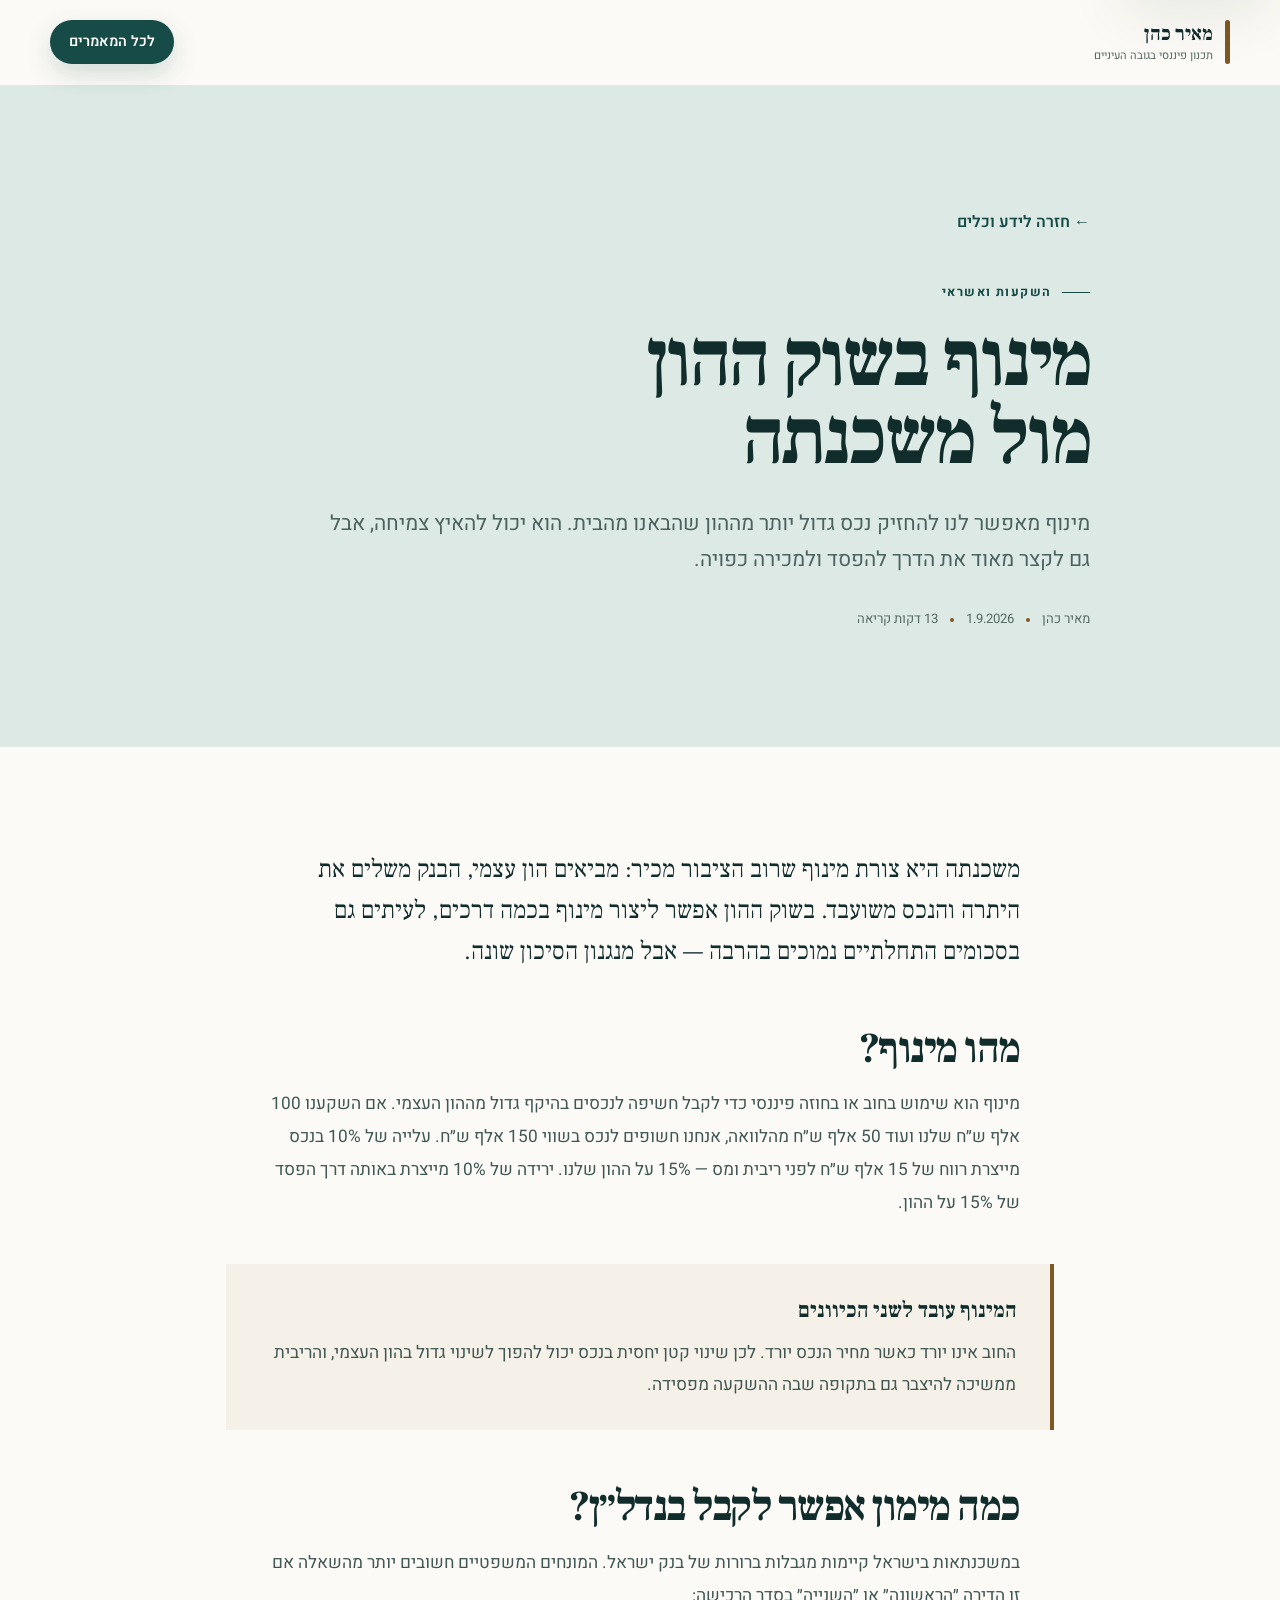
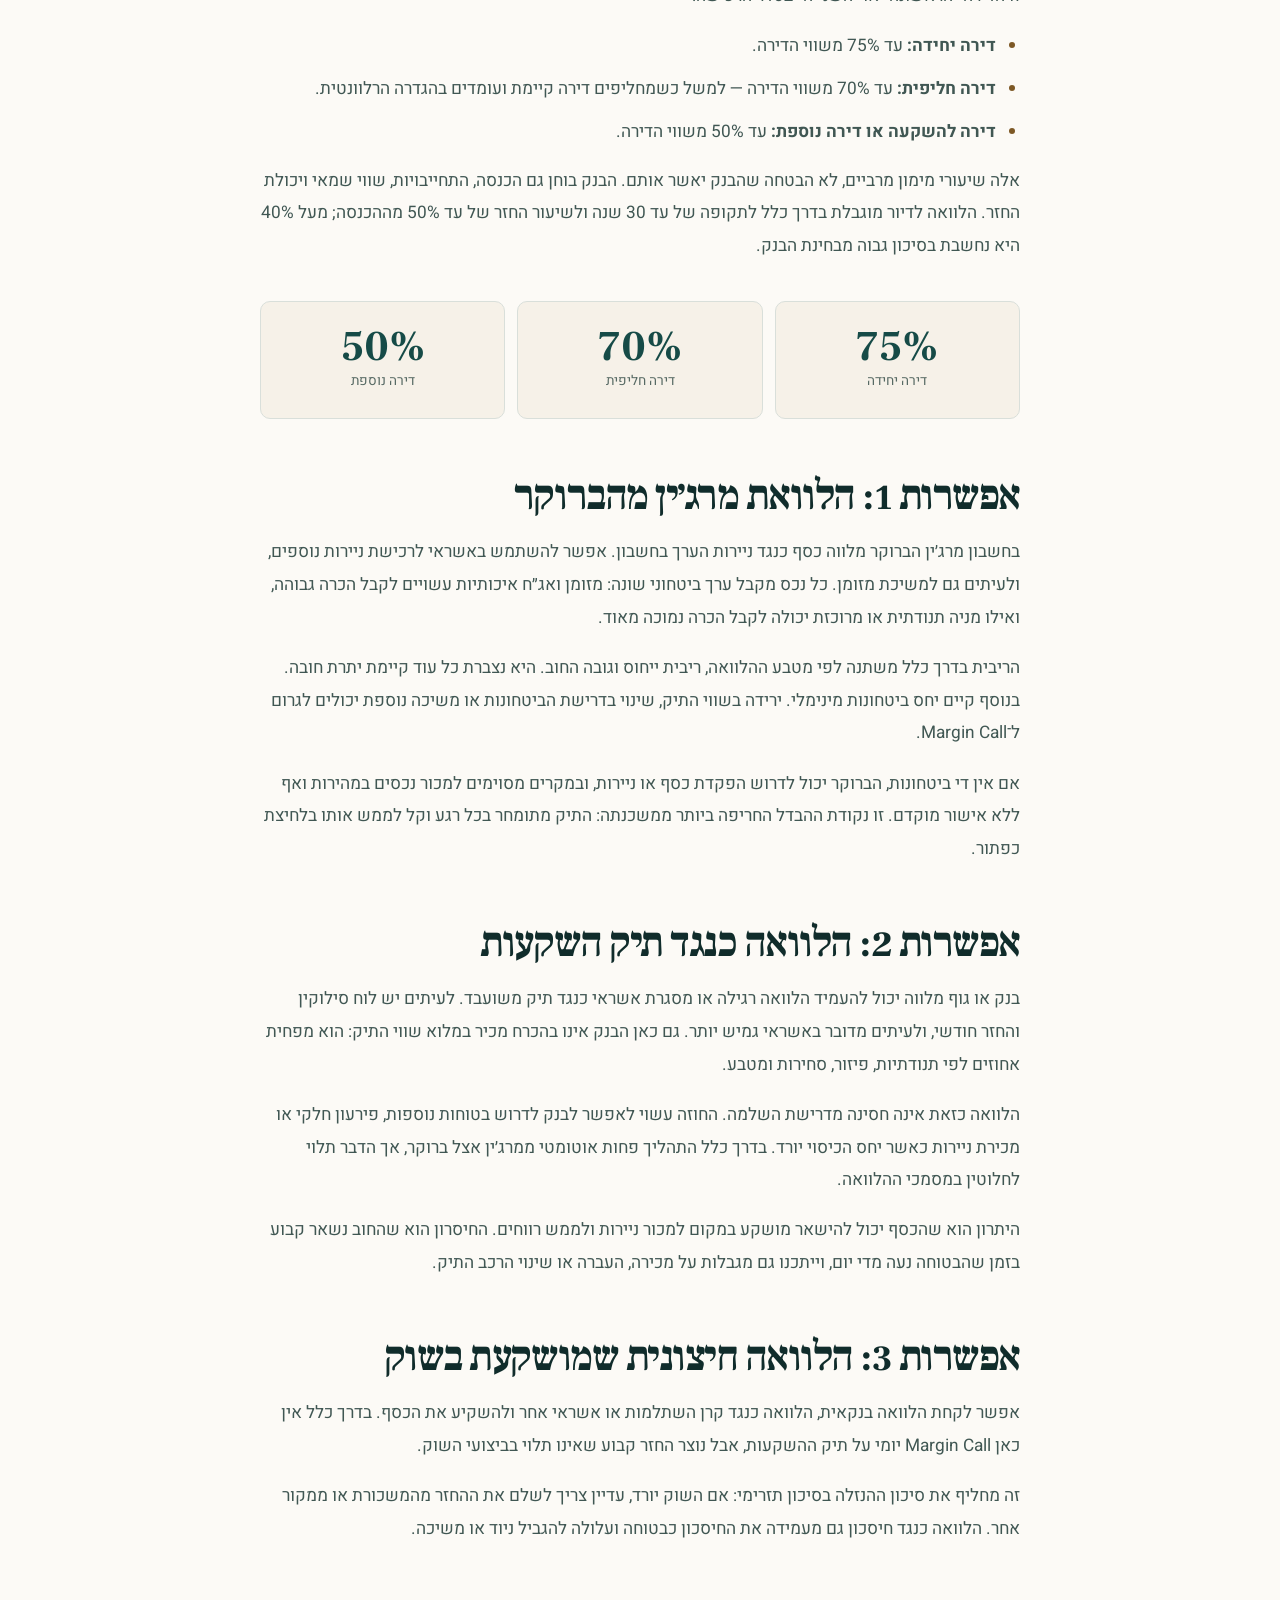
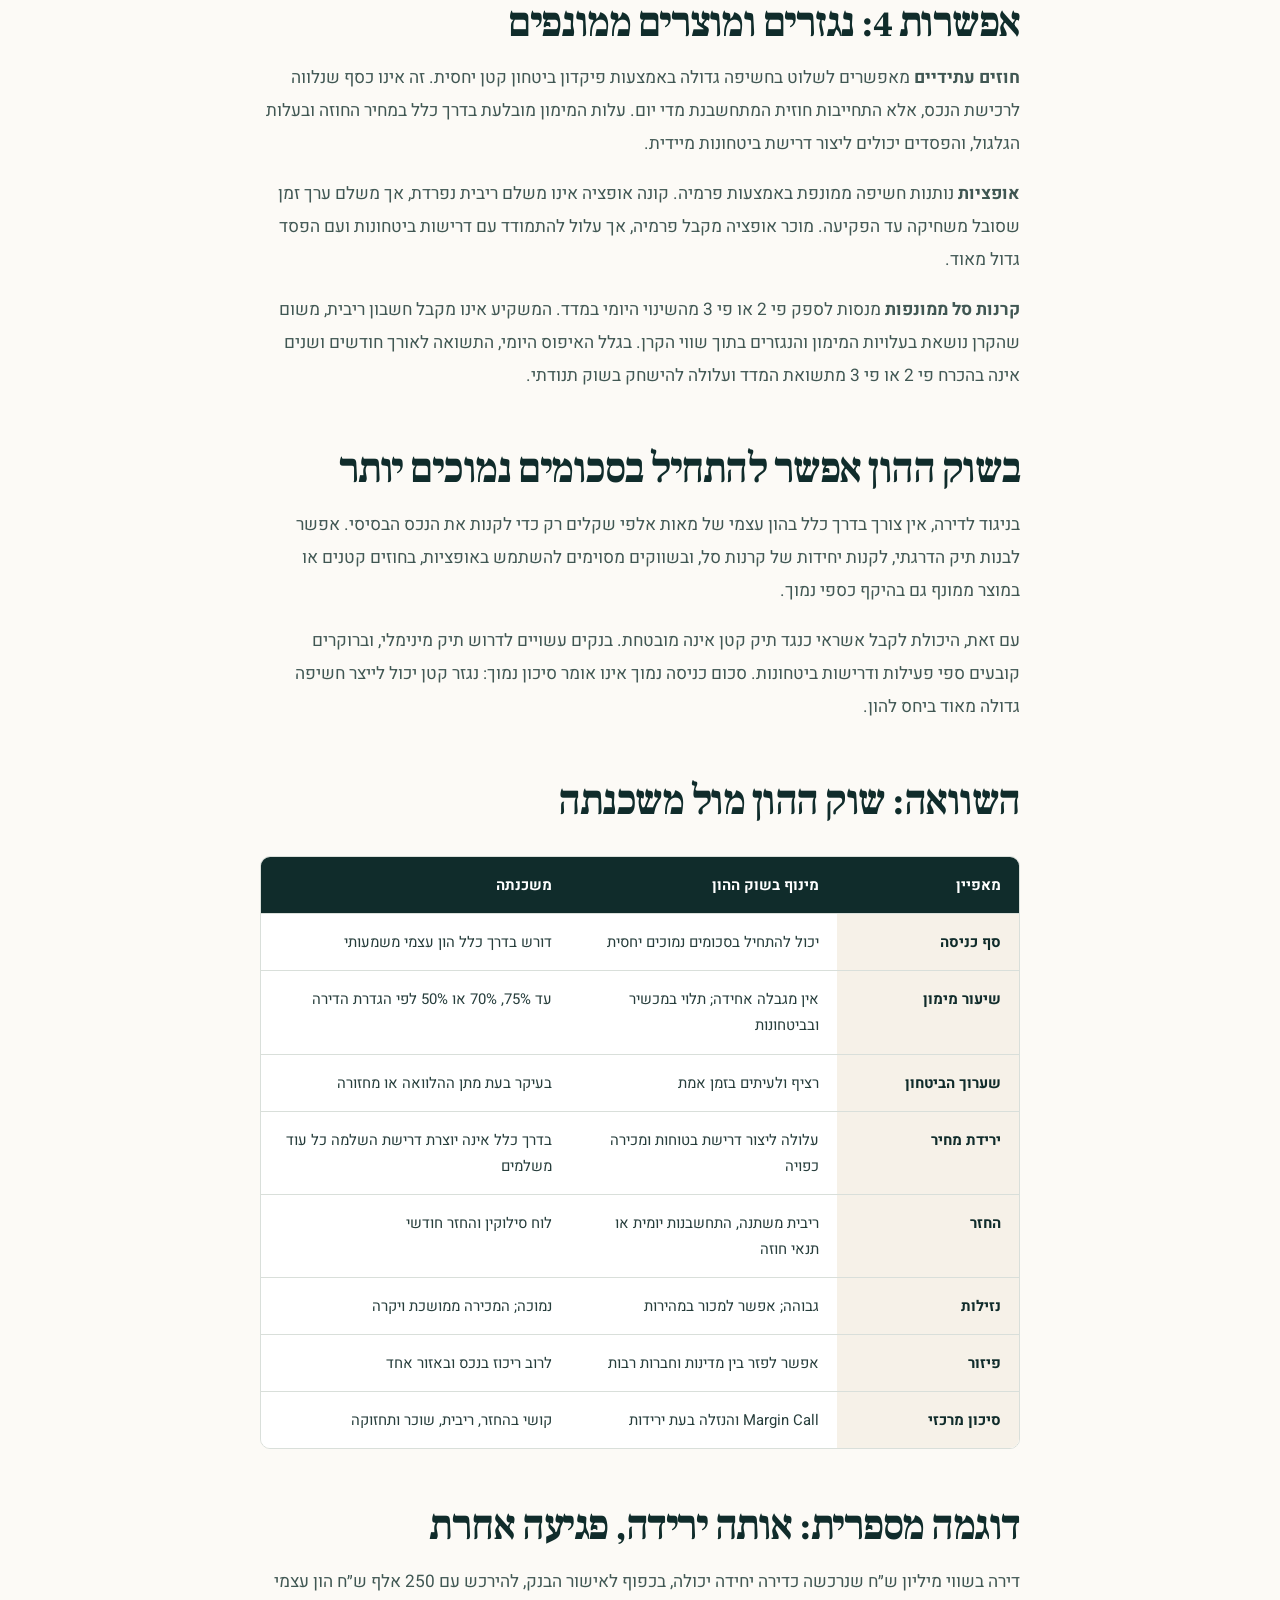
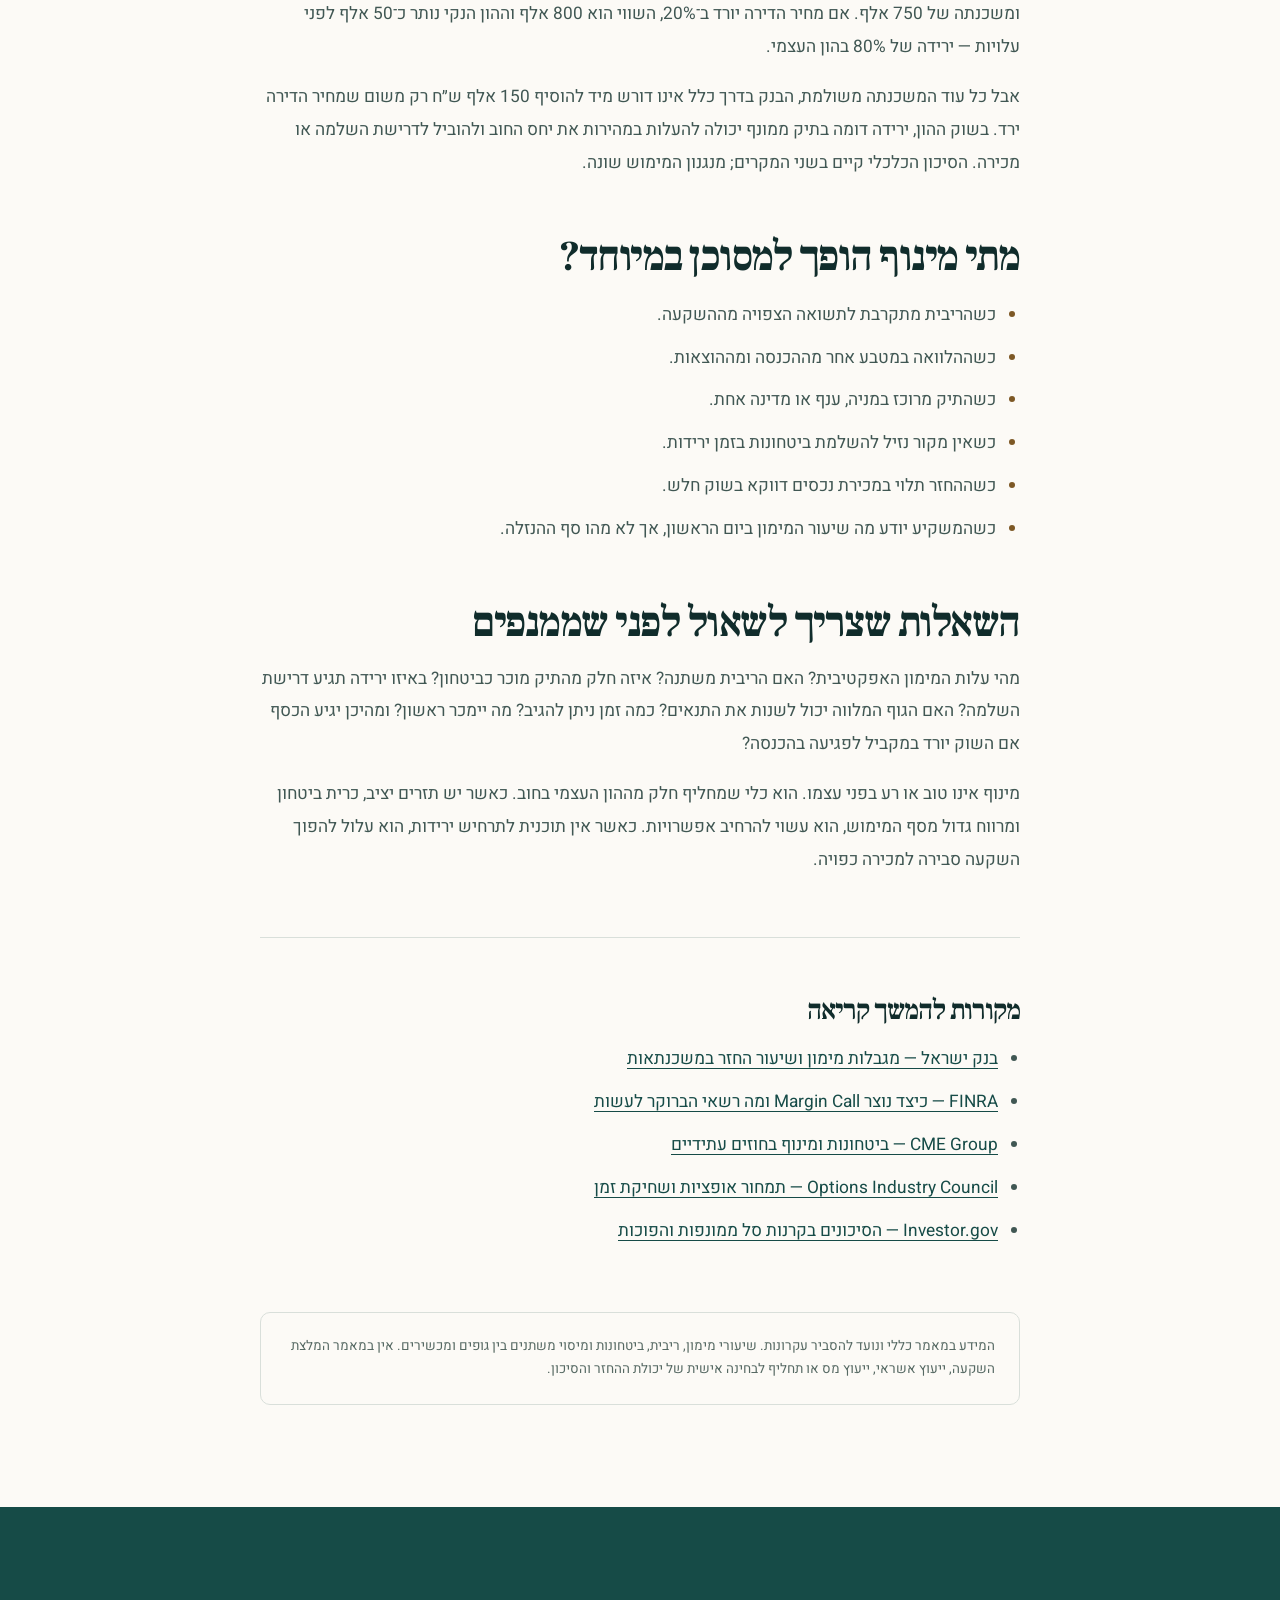
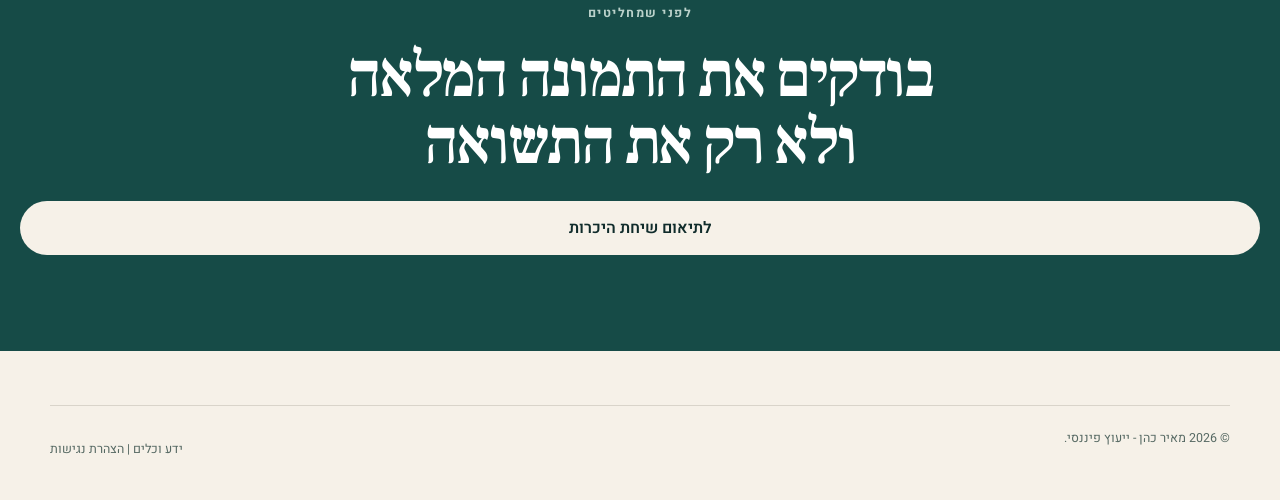
<file: article-capital-market-leverage.html>
<!doctype html>
<html lang="he" dir="rtl">
<head>
  <meta charset="utf-8">
  <meta name="viewport" content="width=device-width, initial-scale=1">
  <title>מינוף בשוק ההון מול משכנתה: איך החוב משנה את הסיכון | מאיר כהן</title>
  <meta name="description" content="מדריך מעשי למרג׳ין, הלוואה כנגד תיק, חוזים, אופציות וקרנות ממונפות — כולל השוואה למימון של 75%, 70% ו-50% בנדל״ן בישראל.">
  <meta name="robots" content="index, follow">
  <link rel="canonical" href="https://meircohen-finance.co.il/article-capital-market-leverage.html">
  <link rel="icon" href="assets/favicon.svg" type="image/svg+xml">
  <meta property="og:type" content="article">
  <meta property="og:title" content="מינוף בשוק ההון מול משכנתה: איך החוב משנה את הסיכון">
  <meta property="og:description" content="מה באמת קורה כשמשקיעים בכסף שאינו שלנו, ואיך מינוף בשוק ההון שונה ממשכנתה.">
  <meta property="og:url" content="https://meircohen-finance.co.il/article-capital-market-leverage.html">
  <meta property="og:image" content="https://meircohen-finance.co.il/assets/images/financial-consultation.jpg">
  <meta property="og:locale" content="he_IL">
  <script type="application/ld+json">{"@context":"https://schema.org","@type":"Article","headline":"מינוף בשוק ההון מול משכנתה: איך החוב משנה את הסיכון","description":"מדריך מעשי לאפשרויות המינוף בשוק ההון ולהבדלים ביניהן לבין משכנתה בישראל.","datePublished":"2026-09-01","dateModified":"2026-09-01","author":{"@type":"Person","name":"מאיר כהן"},"mainEntityOfPage":"https://meircohen-finance.co.il/article-capital-market-leverage.html"}</script>
  <link rel="preconnect" href="https://fonts.googleapis.com">
  <link rel="preconnect" href="https://fonts.gstatic.com" crossorigin>
  <link href="https://fonts.googleapis.com/css2?family=Frank+Ruhl+Libre:wght@500;600;700&amp;family=Heebo:wght@400;500;600;700&amp;display=swap" rel="stylesheet">
  <link rel="stylesheet" href="css/style.css?v=20260901-1">
</head>
<body>
  <a href="#main-content" class="skip-link">דלג לתוכן הראשי</a>
  <header class="site-header" id="navbar"><div class="container nav-container"><a href="index.html" class="brand" aria-label="מאיר כהן - עמוד הבית"><span class="brand-mark" aria-hidden="true">מכ</span><span class="brand-copy"><strong>מאיר כהן</strong><small>תכנון פיננסי בגובה העיניים</small></span></a><a href="blog.html" class="button button-small button-primary">לכל המאמרים</a></div></header>

  <main id="main-content" tabindex="-1">
    <article class="article-page">
      <header class="article-header">
        <div class="article-header-inner">
          <a href="blog.html" class="article-back">← חזרה לידע וכלים</a>
          <p class="eyebrow">השקעות ואשראי</p>
          <h1>מינוף בשוק ההון<br>מול משכנתה</h1>
          <p class="article-deck">מינוף מאפשר לנו להחזיק נכס גדול יותר מההון שהבאנו מהבית. הוא יכול להאיץ צמיחה, אבל גם לקצר מאוד את הדרך להפסד ולמכירה כפויה.</p>
          <div class="article-meta"><span>מאיר כהן</span><span>1.9.2026</span><span>13 דקות קריאה</span></div>
        </div>
      </header>

      <div class="article-body">
        <p class="article-lead">משכנתה היא צורת מינוף שרוב הציבור מכיר: מביאים הון עצמי, הבנק משלים את היתרה והנכס משועבד. בשוק ההון אפשר ליצור מינוף בכמה דרכים, לעיתים גם בסכומים התחלתיים נמוכים בהרבה — אבל מנגנון הסיכון שונה.</p>

        <h2>מהו מינוף?</h2>
        <p>מינוף הוא שימוש בחוב או בחוזה פיננסי כדי לקבל חשיפה לנכסים בהיקף גדול מההון העצמי. אם השקענו 100 אלף ש״ח שלנו ועוד 50 אלף ש״ח מהלוואה, אנחנו חשופים לנכס בשווי 150 אלף ש״ח. עלייה של 10% בנכס מייצרת רווח של 15 אלף ש״ח לפני ריבית ומס — 15% על ההון שלנו. ירידה של 10% מייצרת באותה דרך הפסד של 15% על ההון.</p>
        <div class="article-callout"><strong>המינוף עובד לשני הכיוונים</strong><p>החוב אינו יורד כאשר מחיר הנכס יורד. לכן שינוי קטן יחסית בנכס יכול להפוך לשינוי גדול בהון העצמי, והריבית ממשיכה להיצבר גם בתקופה שבה ההשקעה מפסידה.</p></div>

        <h2>כמה מימון אפשר לקבל בנדל״ן?</h2>
        <p>במשכנתאות בישראל קיימות מגבלות ברורות של בנק ישראל. המונחים המשפטיים חשובים יותר מהשאלה אם זו הדירה ״הראשונה״ או ״השנייה״ בסדר הרכישה:</p>
        <ul class="article-key-list">
          <li><strong>דירה יחידה:</strong> עד 75% משווי הדירה.</li>
          <li><strong>דירה חליפית:</strong> עד 70% משווי הדירה — למשל כשמחליפים דירה קיימת ועומדים בהגדרה הרלוונטית.</li>
          <li><strong>דירה להשקעה או דירה נוספת:</strong> עד 50% משווי הדירה.</li>
        </ul>
        <p>אלה שיעורי מימון מרביים, לא הבטחה שהבנק יאשר אותם. הבנק בוחן גם הכנסה, התחייבויות, שווי שמאי ויכולת החזר. הלוואה לדיור מוגבלת בדרך כלל לתקופה של עד 30 שנה ולשיעור החזר של עד 50% מההכנסה; מעל 40% היא נחשבת בסיכון גבוה מבחינת הבנק.</p>

        <div class="article-number-grid" aria-label="שיעורי מימון מרביים במשכנתה">
          <div><strong>75%</strong><span>דירה יחידה</span></div>
          <div><strong>70%</strong><span>דירה חליפית</span></div>
          <div><strong>50%</strong><span>דירה נוספת</span></div>
        </div>

        <h2>אפשרות 1: הלוואת מרג׳ין מהברוקר</h2>
        <p>בחשבון מרג׳ין הברוקר מלווה כסף כנגד ניירות הערך בחשבון. אפשר להשתמש באשראי לרכישת ניירות נוספים, ולעיתים גם למשיכת מזומן. כל נכס מקבל ערך ביטחוני שונה: מזומן ואג״ח איכותיות עשויים לקבל הכרה גבוהה, ואילו מניה תנודתית או מרוכזת יכולה לקבל הכרה נמוכה מאוד.</p>
        <p>הריבית בדרך כלל משתנה לפי מטבע ההלוואה, ריבית ייחוס וגובה החוב. היא נצברת כל עוד קיימת יתרת חובה. בנוסף קיים יחס ביטחונות מינימלי. ירידה בשווי התיק, שינוי בדרישת הביטחונות או משיכה נוספת יכולים לגרום ל־Margin Call.</p>
        <p>אם אין די ביטחונות, הברוקר יכול לדרוש הפקדת כסף או ניירות, ובמקרים מסוימים למכור נכסים במהירות ואף ללא אישור מוקדם. זו נקודת ההבדל החריפה ביותר ממשכנתה: התיק מתומחר בכל רגע וקל לממש אותו בלחיצת כפתור.</p>

        <h2>אפשרות 2: הלוואה כנגד תיק השקעות</h2>
        <p>בנק או גוף מלווה יכול להעמיד הלוואה רגילה או מסגרת אשראי כנגד תיק משועבד. לעיתים יש לוח סילוקין והחזר חודשי, ולעיתים מדובר באשראי גמיש יותר. גם כאן הבנק אינו בהכרח מכיר במלוא שווי התיק: הוא מפחית אחוזים לפי תנודתיות, פיזור, סחירות ומטבע.</p>
        <p>הלוואה כזאת אינה חסינה מדרישת השלמה. החוזה עשוי לאפשר לבנק לדרוש בטוחות נוספות, פירעון חלקי או מכירת ניירות כאשר יחס הכיסוי יורד. בדרך כלל התהליך פחות אוטומטי ממרג׳ין אצל ברוקר, אך הדבר תלוי לחלוטין במסמכי ההלוואה.</p>
        <p>היתרון הוא שהכסף יכול להישאר מושקע במקום למכור ניירות ולממש רווחים. החיסרון הוא שהחוב נשאר קבוע בזמן שהבטוחה נעה מדי יום, וייתכנו גם מגבלות על מכירה, העברה או שינוי הרכב התיק.</p>

        <h2>אפשרות 3: הלוואה חיצונית שמושקעת בשוק</h2>
        <p>אפשר לקחת הלוואה בנקאית, הלוואה כנגד קרן השתלמות או אשראי אחר ולהשקיע את הכסף. בדרך כלל אין כאן Margin Call יומי על תיק ההשקעות, אבל נוצר החזר קבוע שאינו תלוי בביצועי השוק.</p>
        <p>זה מחליף את סיכון ההנזלה בסיכון תזרימי: אם השוק יורד, עדיין צריך לשלם את ההחזר מהמשכורת או ממקור אחר. הלוואה כנגד חיסכון גם מעמידה את החיסכון כבטוחה ועלולה להגביל ניוד או משיכה.</p>

        <h2>אפשרות 4: נגזרים ומוצרים ממונפים</h2>
        <p><strong>חוזים עתידיים</strong> מאפשרים לשלוט בחשיפה גדולה באמצעות פיקדון ביטחון קטן יחסית. זה אינו כסף שנלווה לרכישת הנכס, אלא התחייבות חוזית המתחשבנת מדי יום. עלות המימון מובלעת בדרך כלל במחיר החוזה ובעלות הגלגול, והפסדים יכולים ליצור דרישת ביטחונות מיידית.</p>
        <p><strong>אופציות</strong> נותנות חשיפה ממונפת באמצעות פרמיה. קונה אופציה אינו משלם ריבית נפרדת, אך משלם ערך זמן שסובל משחיקה עד הפקיעה. מוכר אופציה מקבל פרמיה, אך עלול להתמודד עם דרישות ביטחונות ועם הפסד גדול מאוד.</p>
        <p><strong>קרנות סל ממונפות</strong> מנסות לספק פי 2 או פי 3 מהשינוי היומי במדד. המשקיע אינו מקבל חשבון ריבית, משום שהקרן נושאת בעלויות המימון והנגזרים בתוך שווי הקרן. בגלל האיפוס היומי, התשואה לאורך חודשים ושנים אינה בהכרח פי 2 או פי 3 מתשואת המדד ועלולה להישחק בשוק תנודתי.</p>

        <h2>בשוק ההון אפשר להתחיל בסכומים נמוכים יותר</h2>
        <p>בניגוד לדירה, אין צורך בדרך כלל בהון עצמי של מאות אלפי שקלים רק כדי לקנות את הנכס הבסיסי. אפשר לבנות תיק הדרגתי, לקנות יחידות של קרנות סל, ובשווקים מסוימים להשתמש באופציות, בחוזים קטנים או במוצר ממונף גם בהיקף כספי נמוך.</p>
        <p>עם זאת, היכולת לקבל אשראי כנגד תיק קטן אינה מובטחת. בנקים עשויים לדרוש תיק מינימלי, וברוקרים קובעים ספי פעילות ודרישות ביטחונות. סכום כניסה נמוך אינו אומר סיכון נמוך: נגזר קטן יכול לייצר חשיפה גדולה מאוד ביחס להון.</p>

        <h2>השוואה: שוק ההון מול משכנתה</h2>
        <div class="article-table-wrap" tabindex="0" role="region" aria-label="טבלת השוואה בין מינוף בשוק ההון למשכנתה">
          <table class="article-table">
            <thead><tr><th>מאפיין</th><th>מינוף בשוק ההון</th><th>משכנתה</th></tr></thead>
            <tbody>
              <tr><th>סף כניסה</th><td>יכול להתחיל בסכומים נמוכים יחסית</td><td>דורש בדרך כלל הון עצמי משמעותי</td></tr>
              <tr><th>שיעור מימון</th><td>אין מגבלה אחידה; תלוי במכשיר ובביטחונות</td><td>עד 75%, 70% או 50% לפי הגדרת הדירה</td></tr>
              <tr><th>שערוך הביטחון</th><td>רציף ולעיתים בזמן אמת</td><td>בעיקר בעת מתן ההלוואה או מחזורה</td></tr>
              <tr><th>ירידת מחיר</th><td>עלולה ליצור דרישת בטוחות ומכירה כפויה</td><td>בדרך כלל אינה יוצרת דרישת השלמה כל עוד משלמים</td></tr>
              <tr><th>החזר</th><td>ריבית משתנה, התחשבנות יומית או תנאי חוזה</td><td>לוח סילוקין והחזר חודשי</td></tr>
              <tr><th>נזילות</th><td>גבוהה; אפשר למכור במהירות</td><td>נמוכה; המכירה ממושכת ויקרה</td></tr>
              <tr><th>פיזור</th><td>אפשר לפזר בין מדינות וחברות רבות</td><td>לרוב ריכוז בנכס ובאזור אחד</td></tr>
              <tr><th>סיכון מרכזי</th><td>Margin Call והנזלה בעת ירידות</td><td>קושי בהחזר, ריבית, שוכר ותחזוקה</td></tr>
            </tbody>
          </table>
        </div>

        <h2>דוגמה מספרית: אותה ירידה, פגיעה אחרת</h2>
        <p>דירה בשווי מיליון ש״ח שנרכשה כדירה יחידה יכולה, בכפוף לאישור הבנק, להירכש עם 250 אלף ש״ח הון עצמי ומשכנתה של 750 אלף. אם מחיר הדירה יורד ב־20%, השווי הוא 800 אלף וההון הנקי נותר כ־50 אלף לפני עלויות — ירידה של 80% בהון העצמי.</p>
        <p>אבל כל עוד המשכנתה משולמת, הבנק בדרך כלל אינו דורש מיד להוסיף 150 אלף ש״ח רק משום שמחיר הדירה ירד. בשוק ההון, ירידה דומה בתיק ממונף יכולה להעלות במהירות את יחס החוב ולהוביל לדרישת השלמה או מכירה. הסיכון הכלכלי קיים בשני המקרים; מנגנון המימוש שונה.</p>

        <h2>מתי מינוף הופך למסוכן במיוחד?</h2>
        <ul class="article-key-list">
          <li>כשהריבית מתקרבת לתשואה הצפויה מההשקעה.</li>
          <li>כשההלוואה במטבע אחר מההכנסה ומההוצאות.</li>
          <li>כשהתיק מרוכז במניה, ענף או מדינה אחת.</li>
          <li>כשאין מקור נזיל להשלמת ביטחונות בזמן ירידות.</li>
          <li>כשההחזר תלוי במכירת נכסים דווקא בשוק חלש.</li>
          <li>כשהמשקיע יודע מה שיעור המימון ביום הראשון, אך לא מהו סף ההנזלה.</li>
        </ul>

        <h2>השאלות שצריך לשאול לפני שממנפים</h2>
        <p>מהי עלות המימון האפקטיבית? האם הריבית משתנה? איזה חלק מהתיק מוכר כביטחון? באיזו ירידה תגיע דרישת השלמה? האם הגוף המלווה יכול לשנות את התנאים? כמה זמן ניתן להגיב? מה יימכר ראשון? ומהיכן יגיע הכסף אם השוק יורד במקביל לפגיעה בהכנסה?</p>
        <p>מינוף אינו טוב או רע בפני עצמו. הוא כלי שמחליף חלק מההון העצמי בחוב. כאשר יש תזרים יציב, כרית ביטחון ומרווח גדול מסף המימוש, הוא עשוי להרחיב אפשרויות. כאשר אין תוכנית לתרחיש ירידות, הוא עלול להפוך השקעה סבירה למכירה כפויה.</p>

        <section class="article-sources" aria-labelledby="sources-heading">
          <h2 id="sources-heading">מקורות להמשך קריאה</h2>
          <ul>
            <li><a href="https://www.boi.org.il/q-a/%D7%A8%D7%A4%D7%95%D7%A8%D7%9E%D7%AA-%D7%94%D7%A9%D7%A7%D7%99%D7%A4%D7%95%D7%AA-%D7%91%D7%9E%D7%A9%D7%9B%D7%A0%D7%AA%D7%90%D7%95%D7%AA/">בנק ישראל — מגבלות מימון ושיעור החזר במשכנתאות</a></li>
            <li><a href="https://www.finra.org/investors/insights/margin-calls">FINRA — כיצד נוצר Margin Call ומה רשאי הברוקר לעשות</a></li>
            <li><a href="https://www.cmegroup.com/education/courses/understanding-the-benefits-of-futures/the-benefits-of-futures-margins">CME Group — ביטחונות ומינוף בחוזים עתידיים</a></li>
            <li><a href="https://www.optionseducation.org/optionsoverview/options-pricing">Options Industry Council — תמחור אופציות ושחיקת זמן</a></li>
            <li><a href="https://www.investor.gov/introduction-investing/general-resources/news-alerts/alerts-bulletins/investor-alerts/sec">Investor.gov — הסיכונים בקרנות סל ממונפות והפוכות</a></li>
          </ul>
        </section>

        <aside class="article-disclaimer">המידע במאמר כללי ונועד להסביר עקרונות. שיעורי מימון, ריבית, ביטחונות ומיסוי משתנים בין גופים ומכשירים. אין במאמר המלצת השקעה, ייעוץ אשראי, ייעוץ מס או תחליף לבחינה אישית של יכולת ההחזר והסיכון.</aside>
      </div>

      <section class="article-cta"><div><p class="eyebrow eyebrow-light">לפני שמחליטים</p><h2>בודקים את התמונה המלאה<br>ולא רק את התשואה</h2><a href="index.html#contact" class="button button-light">לתיאום שיחת היכרות</a></div></section>
    </article>
  </main>

  <footer class="site-footer"><div class="container footer-bottom"><p>© 2026 מאיר כהן - ייעוץ פיננסי.</p><p><a href="blog.html">ידע וכלים</a> | <a href="negishut.html">הצהרת נגישות</a></p></div></footer>
  <script src="js/main.js?v=20260820-2"></script>
</body>
</html>
</file>
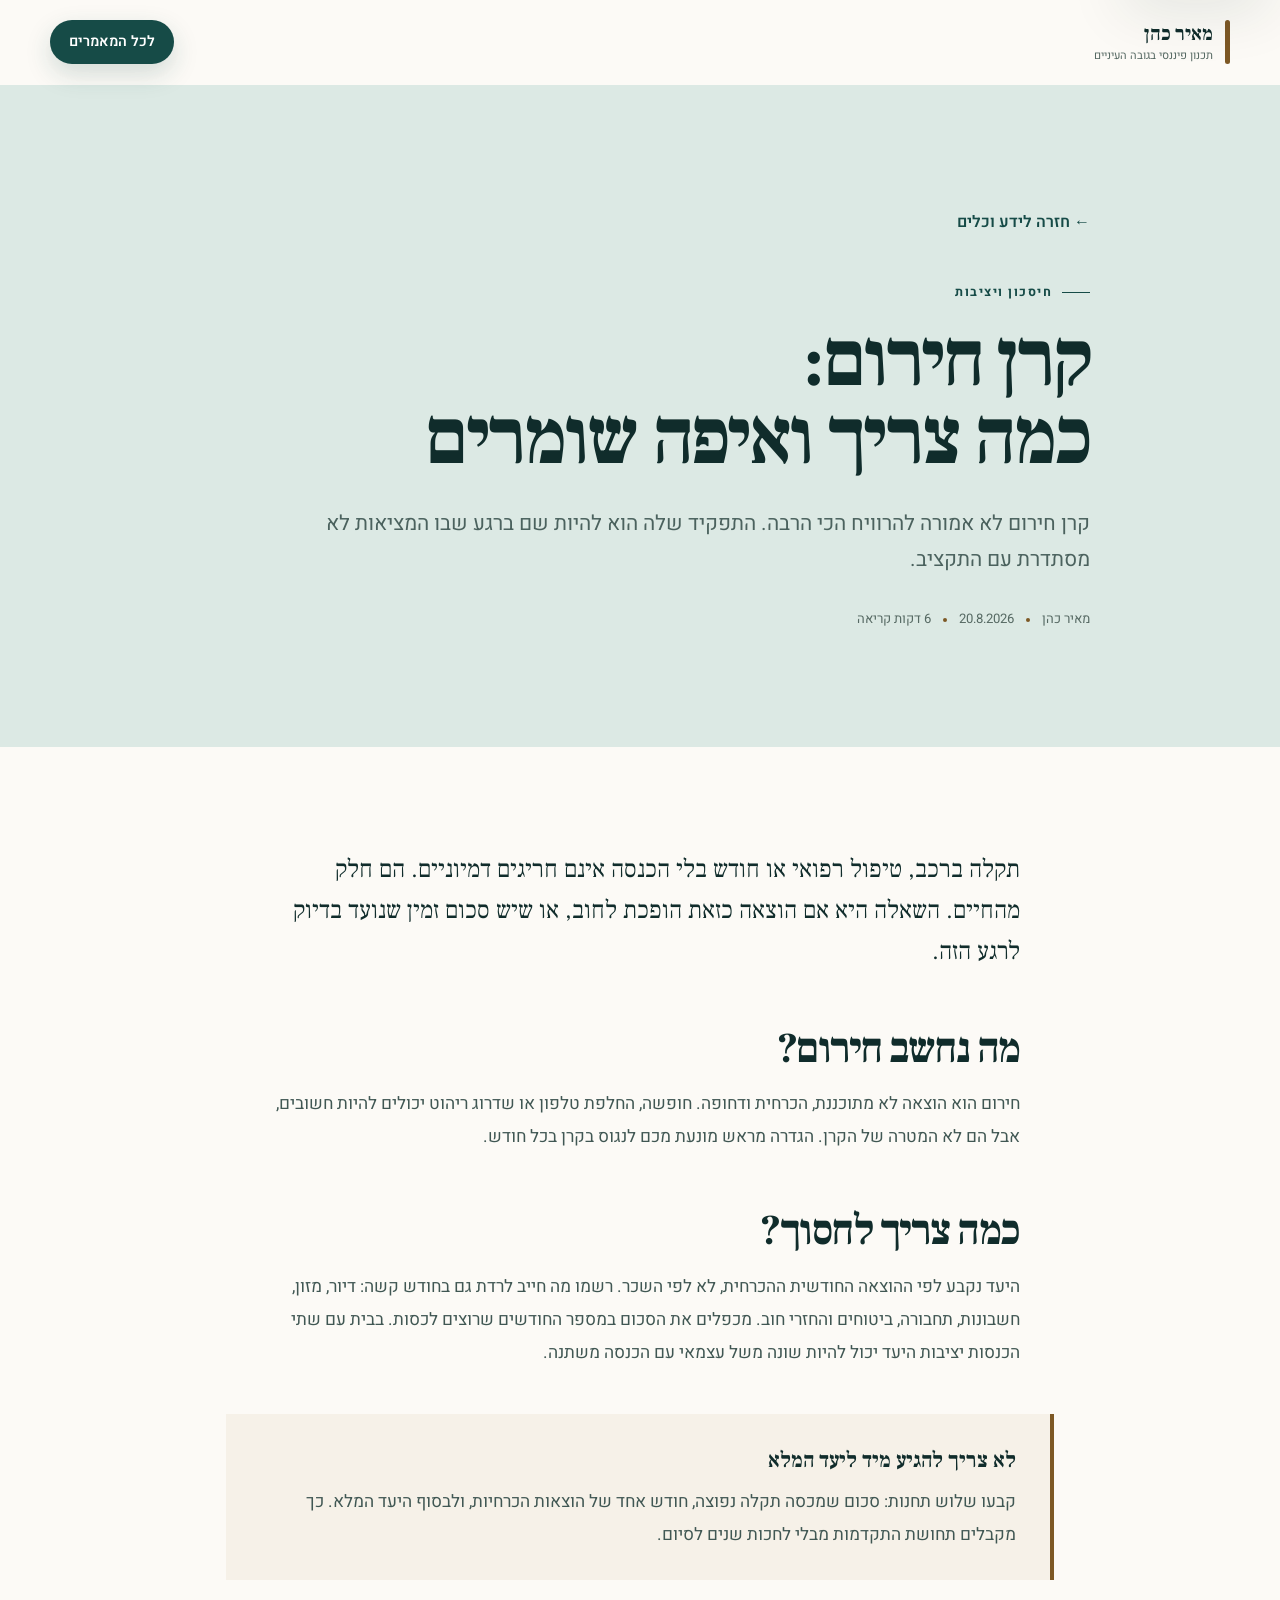
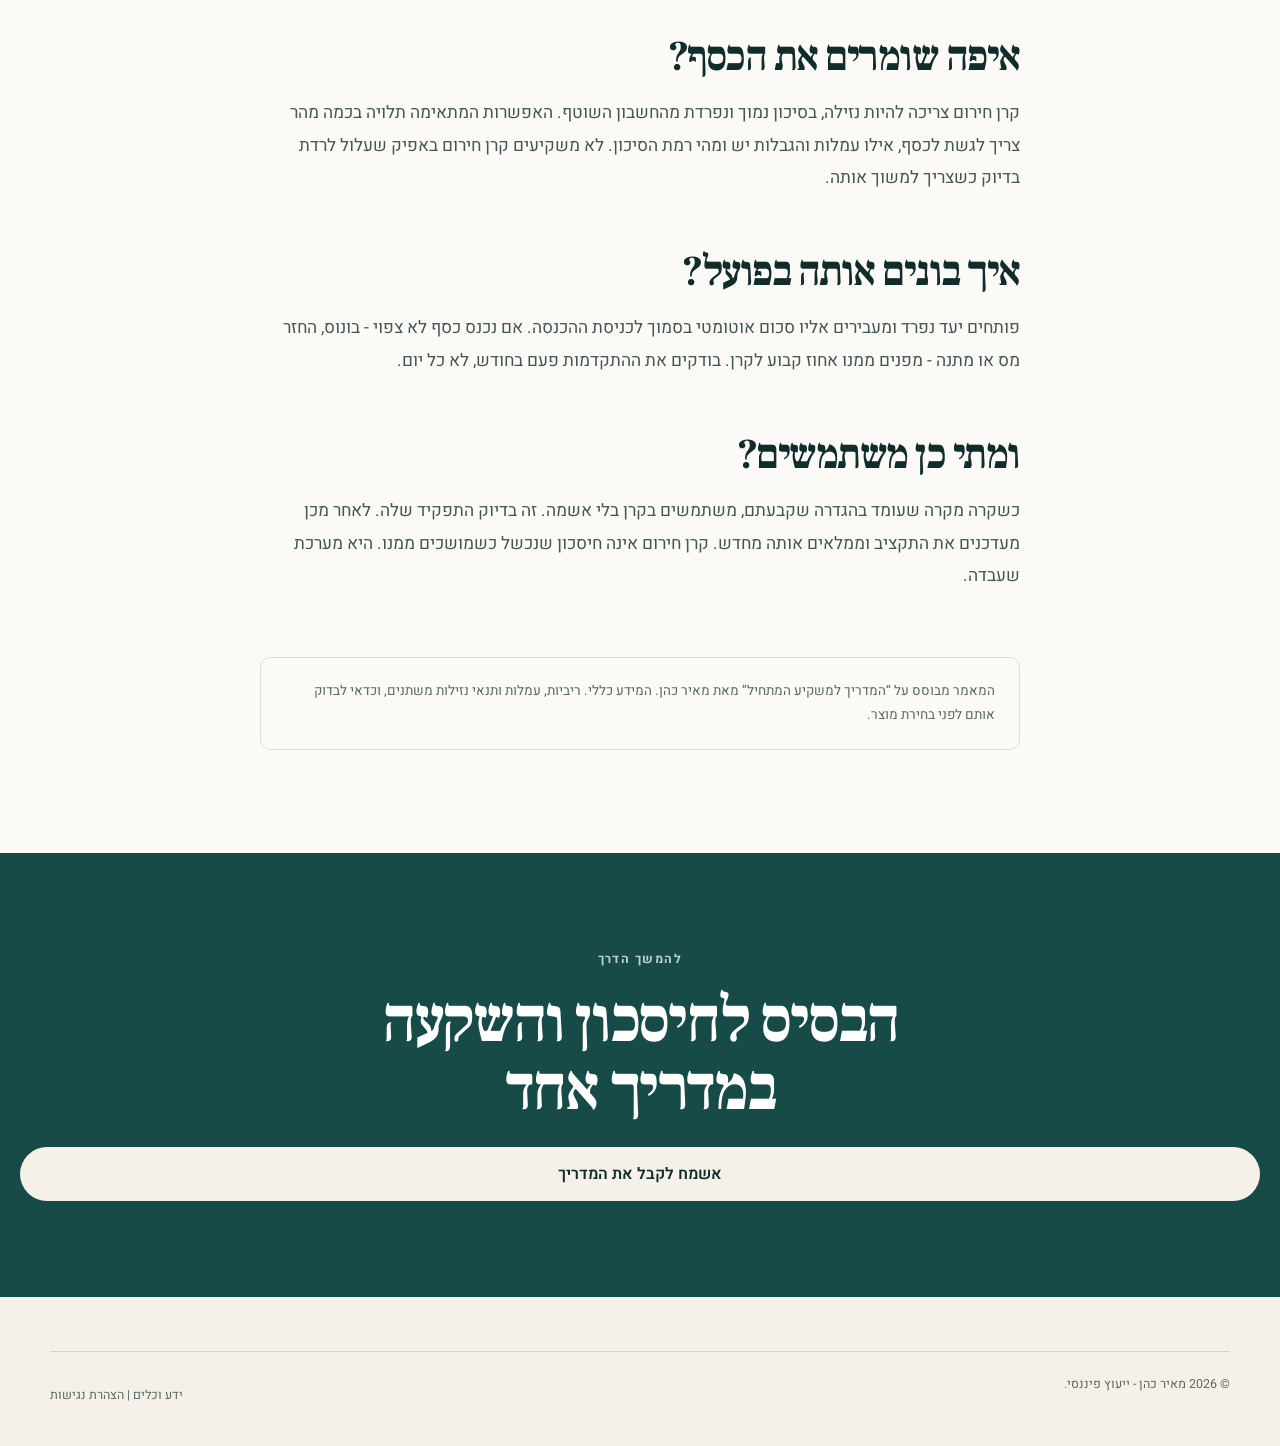
<file: article-emergency-fund.html>
<!doctype html>
<html lang="he" dir="rtl"><head>
  <meta charset="utf-8"><meta name="viewport" content="width=device-width, initial-scale=1"><title>קרן חירום: כמה צריך ואיפה שומרים | מאיר כהן</title><meta name="description" content="איך מחשבים יעד לקרן חירום, איפה שומרים אותה ואיך בונים אותה בלי לחכות לסכום גדול."><meta name="robots" content="index, follow"><link rel="canonical" href="https://meircohen-finance.co.il/article-emergency-fund.html"><link rel="icon" href="assets/favicon.svg" type="image/svg+xml"><meta property="og:type" content="article"><meta property="og:title" content="קרן חירום: כמה צריך ואיפה שומרים"><meta property="og:url" content="https://meircohen-finance.co.il/article-emergency-fund.html"><meta property="og:image" content="https://meircohen-finance.co.il/assets/images/family-planning.jpg"><meta property="og:locale" content="he_IL"><script type="application/ld+json">{"@context":"https://schema.org","@type":"Article","headline":"קרן חירום: כמה צריך ואיפה שומרים","datePublished":"2026-08-20","dateModified":"2026-08-20","author":{"@type":"Person","name":"מאיר כהן"},"mainEntityOfPage":"https://meircohen-finance.co.il/article-emergency-fund.html"}</script><link rel="preconnect" href="https://fonts.googleapis.com"><link rel="preconnect" href="https://fonts.gstatic.com" crossorigin><link href="https://fonts.googleapis.com/css2?family=Frank+Ruhl+Libre:wght@500;600;700&amp;family=Heebo:wght@400;500;600;700&amp;display=swap" rel="stylesheet"><link rel="stylesheet" href="css/style.css?v=20260820-5">
</head><body><a href="#main-content" class="skip-link">דלג לתוכן הראשי</a><header class="site-header" id="navbar"><div class="container nav-container"><a href="index.html" class="brand" aria-label="מאיר כהן - עמוד הבית"><span class="brand-mark" aria-hidden="true">מכ</span><span class="brand-copy"><strong>מאיר כהן</strong><small>תכנון פיננסי בגובה העיניים</small></span></a><a href="blog.html" class="button button-small button-primary">לכל המאמרים</a></div></header>
<main id="main-content" tabindex="-1"><article class="article-page"><header class="article-header"><div class="article-header-inner"><a href="blog.html" class="article-back">← חזרה לידע וכלים</a><p class="eyebrow">חיסכון ויציבות</p><h1>קרן חירום:<br>כמה צריך ואיפה שומרים</h1><p class="article-deck">קרן חירום לא אמורה להרוויח הכי הרבה. התפקיד שלה הוא להיות שם ברגע שבו המציאות לא מסתדרת עם התקציב.</p><div class="article-meta"><span>מאיר כהן</span><span>20.8.2026</span><span>6 דקות קריאה</span></div></div></header>
<div class="article-body"><p class="article-lead">תקלה ברכב, טיפול רפואי או חודש בלי הכנסה אינם חריגים דמיוניים. הם חלק מהחיים. השאלה היא אם הוצאה כזאת הופכת לחוב, או שיש סכום זמין שנועד בדיוק לרגע הזה.</p>
<h2>מה נחשב חירום?</h2><p>חירום הוא הוצאה לא מתוכננת, הכרחית ודחופה. חופשה, החלפת טלפון או שדרוג ריהוט יכולים להיות חשובים, אבל הם לא המטרה של הקרן. הגדרה מראש מונעת מכם לנגוס בקרן בכל חודש.</p>
<h2>כמה צריך לחסוך?</h2><p>היעד נקבע לפי ההוצאה החודשית ההכרחית, לא לפי השכר. רשמו מה חייב לרדת גם בחודש קשה: דיור, מזון, חשבונות, תחבורה, ביטוחים והחזרי חוב. מכפלים את הסכום במספר החודשים שרוצים לכסות. בבית עם שתי הכנסות יציבות היעד יכול להיות שונה משל עצמאי עם הכנסה משתנה.</p>
<div class="article-callout"><strong>לא צריך להגיע מיד ליעד המלא</strong><p>קבעו שלוש תחנות: סכום שמכסה תקלה נפוצה, חודש אחד של הוצאות הכרחיות, ולבסוף היעד המלא. כך מקבלים תחושת התקדמות מבלי לחכות שנים לסיום.</p></div>
<h2>איפה שומרים את הכסף?</h2><p>קרן חירום צריכה להיות נזילה, בסיכון נמוך ונפרדת מהחשבון השוטף. האפשרות המתאימה תלויה בכמה מהר צריך לגשת לכסף, אילו עמלות והגבלות יש ומהי רמת הסיכון. לא משקיעים קרן חירום באפיק שעלול לרדת בדיוק כשצריך למשוך אותה.</p>
<h2>איך בונים אותה בפועל?</h2><p>פותחים יעד נפרד ומעבירים אליו סכום אוטומטי בסמוך לכניסת ההכנסה. אם נכנס כסף לא צפוי - בונוס, החזר מס או מתנה - מפנים ממנו אחוז קבוע לקרן. בודקים את ההתקדמות פעם בחודש, לא כל יום.</p>
<h2>ומתי כן משתמשים?</h2><p>כשקרה מקרה שעומד בהגדרה שקבעתם, משתמשים בקרן בלי אשמה. זה בדיוק התפקיד שלה. לאחר מכן מעדכנים את התקציב וממלאים אותה מחדש. קרן חירום אינה חיסכון שנכשל כשמושכים ממנו. היא מערכת שעבדה.</p>
<aside class="article-disclaimer">המאמר מבוסס על “המדריך למשקיע המתחיל” מאת מאיר כהן. המידע כללי. ריביות, עמלות ותנאי נזילות משתנים, וכדאי לבדוק אותם לפני בחירת מוצר.</aside></div>
<section class="article-cta"><div><p class="eyebrow eyebrow-light">להמשך הדרך</p><h2>הבסיס לחיסכון והשקעה<br>במדריך אחד</h2><a href="blog.html#guide" class="button button-light">אשמח לקבל את המדריך</a></div></section></article></main>
<footer class="site-footer"><div class="container footer-bottom"><p>© 2026 מאיר כהן - ייעוץ פיננסי.</p><p><a href="blog.html">ידע וכלים</a> | <a href="negishut.html">הצהרת נגישות</a></p></div></footer><script src="js/main.js?v=20260820-2"></script></body></html>
</file>
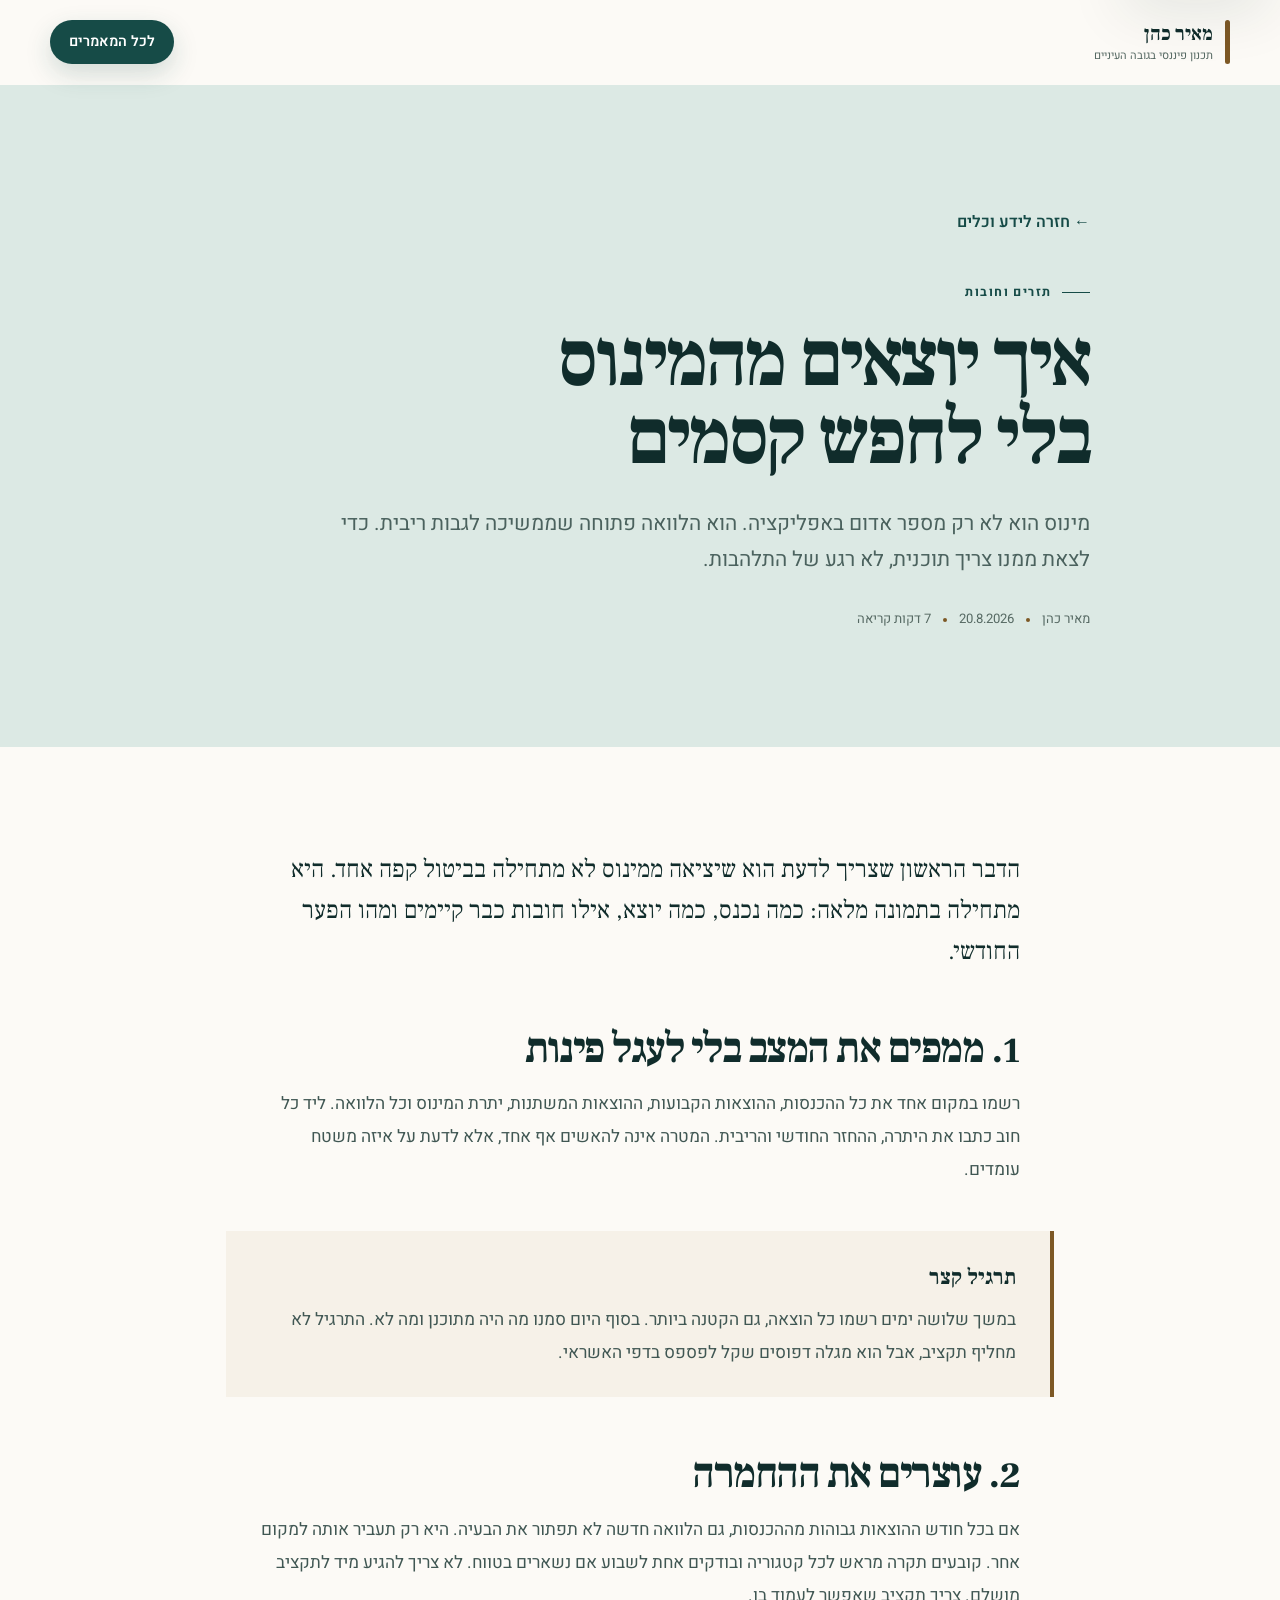
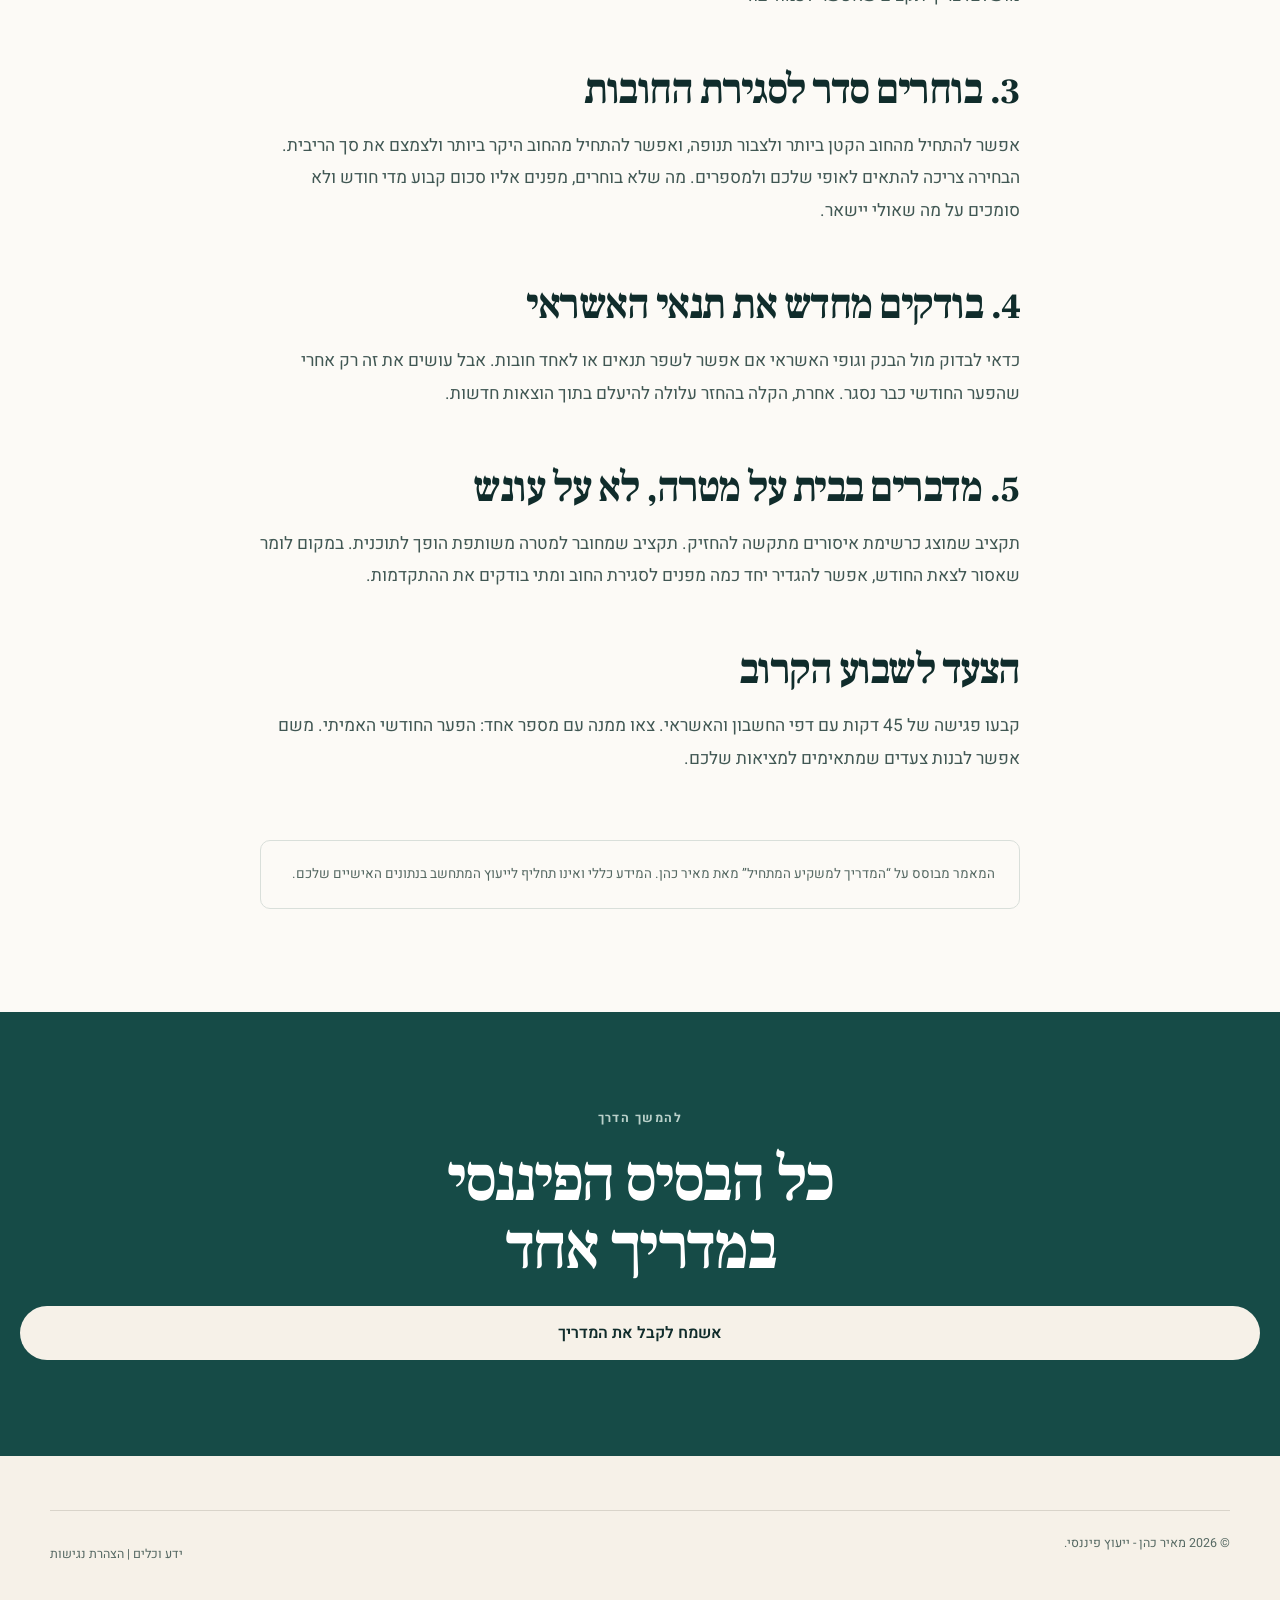
<file: article-exit-overdraft.html>
<!doctype html>
<html lang="he" dir="rtl">
<head>
  <meta charset="utf-8"><meta name="viewport" content="width=device-width, initial-scale=1">
  <title>איך יוצאים מהמינוס בלי לחפש קסמים | מאיר כהן</title>
  <meta name="description" content="תוכנית מעשית ליציאה מהמינוס: מיפוי המצב, בניית תקציב, בחירת שיטה לסגירת חובות ושיתוף פעולה בבית.">
  <meta name="robots" content="index, follow"><link rel="canonical" href="https://meircohen-finance.co.il/article-exit-overdraft.html"><link rel="icon" href="assets/favicon.svg" type="image/svg+xml">
  <meta property="og:type" content="article"><meta property="og:title" content="איך יוצאים מהמינוס בלי לחפש קסמים"><meta property="og:url" content="https://meircohen-finance.co.il/article-exit-overdraft.html"><meta property="og:image" content="https://meircohen-finance.co.il/assets/images/planning-details.jpg"><meta property="og:locale" content="he_IL">
  <script type="application/ld+json">{"@context":"https://schema.org","@type":"Article","headline":"איך יוצאים מהמינוס בלי לחפש קסמים","datePublished":"2026-08-20","dateModified":"2026-08-20","author":{"@type":"Person","name":"מאיר כהן"},"publisher":{"@type":"Organization","name":"מאיר כהן - ייעוץ פיננסי"},"mainEntityOfPage":"https://meircohen-finance.co.il/article-exit-overdraft.html"}</script>
  <link rel="preconnect" href="https://fonts.googleapis.com"><link rel="preconnect" href="https://fonts.gstatic.com" crossorigin><link href="https://fonts.googleapis.com/css2?family=Frank+Ruhl+Libre:wght@500;600;700&amp;family=Heebo:wght@400;500;600;700&amp;display=swap" rel="stylesheet"><link rel="stylesheet" href="css/style.css?v=20260820-5">
</head>
<body><a href="#main-content" class="skip-link">דלג לתוכן הראשי</a>
  <header class="site-header" id="navbar"><div class="container nav-container"><a href="index.html" class="brand" aria-label="מאיר כהן - עמוד הבית"><span class="brand-mark" aria-hidden="true">מכ</span><span class="brand-copy"><strong>מאיר כהן</strong><small>תכנון פיננסי בגובה העיניים</small></span></a><a href="blog.html" class="button button-small button-primary">לכל המאמרים</a></div></header>
  <main id="main-content" tabindex="-1"><article class="article-page">
    <header class="article-header"><div class="article-header-inner"><a href="blog.html" class="article-back">← חזרה לידע וכלים</a><p class="eyebrow">תזרים וחובות</p><h1>איך יוצאים מהמינוס<br>בלי לחפש קסמים</h1><p class="article-deck">מינוס הוא לא רק מספר אדום באפליקציה. הוא הלוואה פתוחה שממשיכה לגבות ריבית. כדי לצאת ממנו צריך תוכנית, לא רגע של התלהבות.</p><div class="article-meta"><span>מאיר כהן</span><span>20.8.2026</span><span>7 דקות קריאה</span></div></div></header>
    <div class="article-body">
      <p class="article-lead">הדבר הראשון שצריך לדעת הוא שיציאה ממינוס לא מתחילה בביטול קפה אחד. היא מתחילה בתמונה מלאה: כמה נכנס, כמה יוצא, אילו חובות כבר קיימים ומהו הפער החודשי.</p>
      <h2>1. ממפים את המצב בלי לעגל פינות</h2><p>רשמו במקום אחד את כל ההכנסות, ההוצאות הקבועות, ההוצאות המשתנות, יתרת המינוס וכל הלוואה. ליד כל חוב כתבו את היתרה, ההחזר החודשי והריבית. המטרה אינה להאשים אף אחד, אלא לדעת על איזה משטח עומדים.</p>
      <div class="article-callout"><strong>תרגיל קצר</strong><p>במשך שלושה ימים רשמו כל הוצאה, גם הקטנה ביותר. בסוף היום סמנו מה היה מתוכנן ומה לא. התרגיל לא מחליף תקציב, אבל הוא מגלה דפוסים שקל לפספס בדפי האשראי.</p></div>
      <h2>2. עוצרים את ההחמרה</h2><p>אם בכל חודש ההוצאות גבוהות מההכנסות, גם הלוואה חדשה לא תפתור את הבעיה. היא רק תעביר אותה למקום אחר. קובעים תקרה מראש לכל קטגוריה ובודקים אחת לשבוע אם נשארים בטווח. לא צריך להגיע מיד לתקציב מושלם. צריך תקציב שאפשר לעמוד בו.</p>
      <h2>3. בוחרים סדר לסגירת החובות</h2><p>אפשר להתחיל מהחוב הקטן ביותר ולצבור תנופה, ואפשר להתחיל מהחוב היקר ביותר ולצמצם את סך הריבית. הבחירה צריכה להתאים לאופי שלכם ולמספרים. מה שלא בוחרים, מפנים אליו סכום קבוע מדי חודש ולא סומכים על מה שאולי יישאר.</p>
      <h2>4. בודקים מחדש את תנאי האשראי</h2><p>כדאי לבדוק מול הבנק וגופי האשראי אם אפשר לשפר תנאים או לאחד חובות. אבל עושים את זה רק אחרי שהפער החודשי כבר נסגר. אחרת, הקלה בהחזר עלולה להיעלם בתוך הוצאות חדשות.</p>
      <h2>5. מדברים בבית על מטרה, לא על עונש</h2><p>תקציב שמוצג כרשימת איסורים מתקשה להחזיק. תקציב שמחובר למטרה משותפת הופך לתוכנית. במקום לומר שאסור לצאת החודש, אפשר להגדיר יחד כמה מפנים לסגירת החוב ומתי בודקים את ההתקדמות.</p>
      <h2>הצעד לשבוע הקרוב</h2><p>קבעו פגישה של 45 דקות עם דפי החשבון והאשראי. צאו ממנה עם מספר אחד: הפער החודשי האמיתי. משם אפשר לבנות צעדים שמתאימים למציאות שלכם.</p>
      <aside class="article-disclaimer">המאמר מבוסס על “המדריך למשקיע המתחיל” מאת מאיר כהן. המידע כללי ואינו תחליף לייעוץ המתחשב בנתונים האישיים שלכם.</aside>
    </div>
    <section class="article-cta"><div><p class="eyebrow eyebrow-light">להמשך הדרך</p><h2>כל הבסיס הפיננסי<br>במדריך אחד</h2><a href="blog.html#guide" class="button button-light">אשמח לקבל את המדריך</a></div></section>
  </article></main>
  <footer class="site-footer"><div class="container footer-bottom"><p>© 2026 מאיר כהן - ייעוץ פיננסי.</p><p><a href="blog.html">ידע וכלים</a> | <a href="negishut.html">הצהרת נגישות</a></p></div></footer><script src="js/main.js?v=20260820-2"></script>
</body></html>
</file>
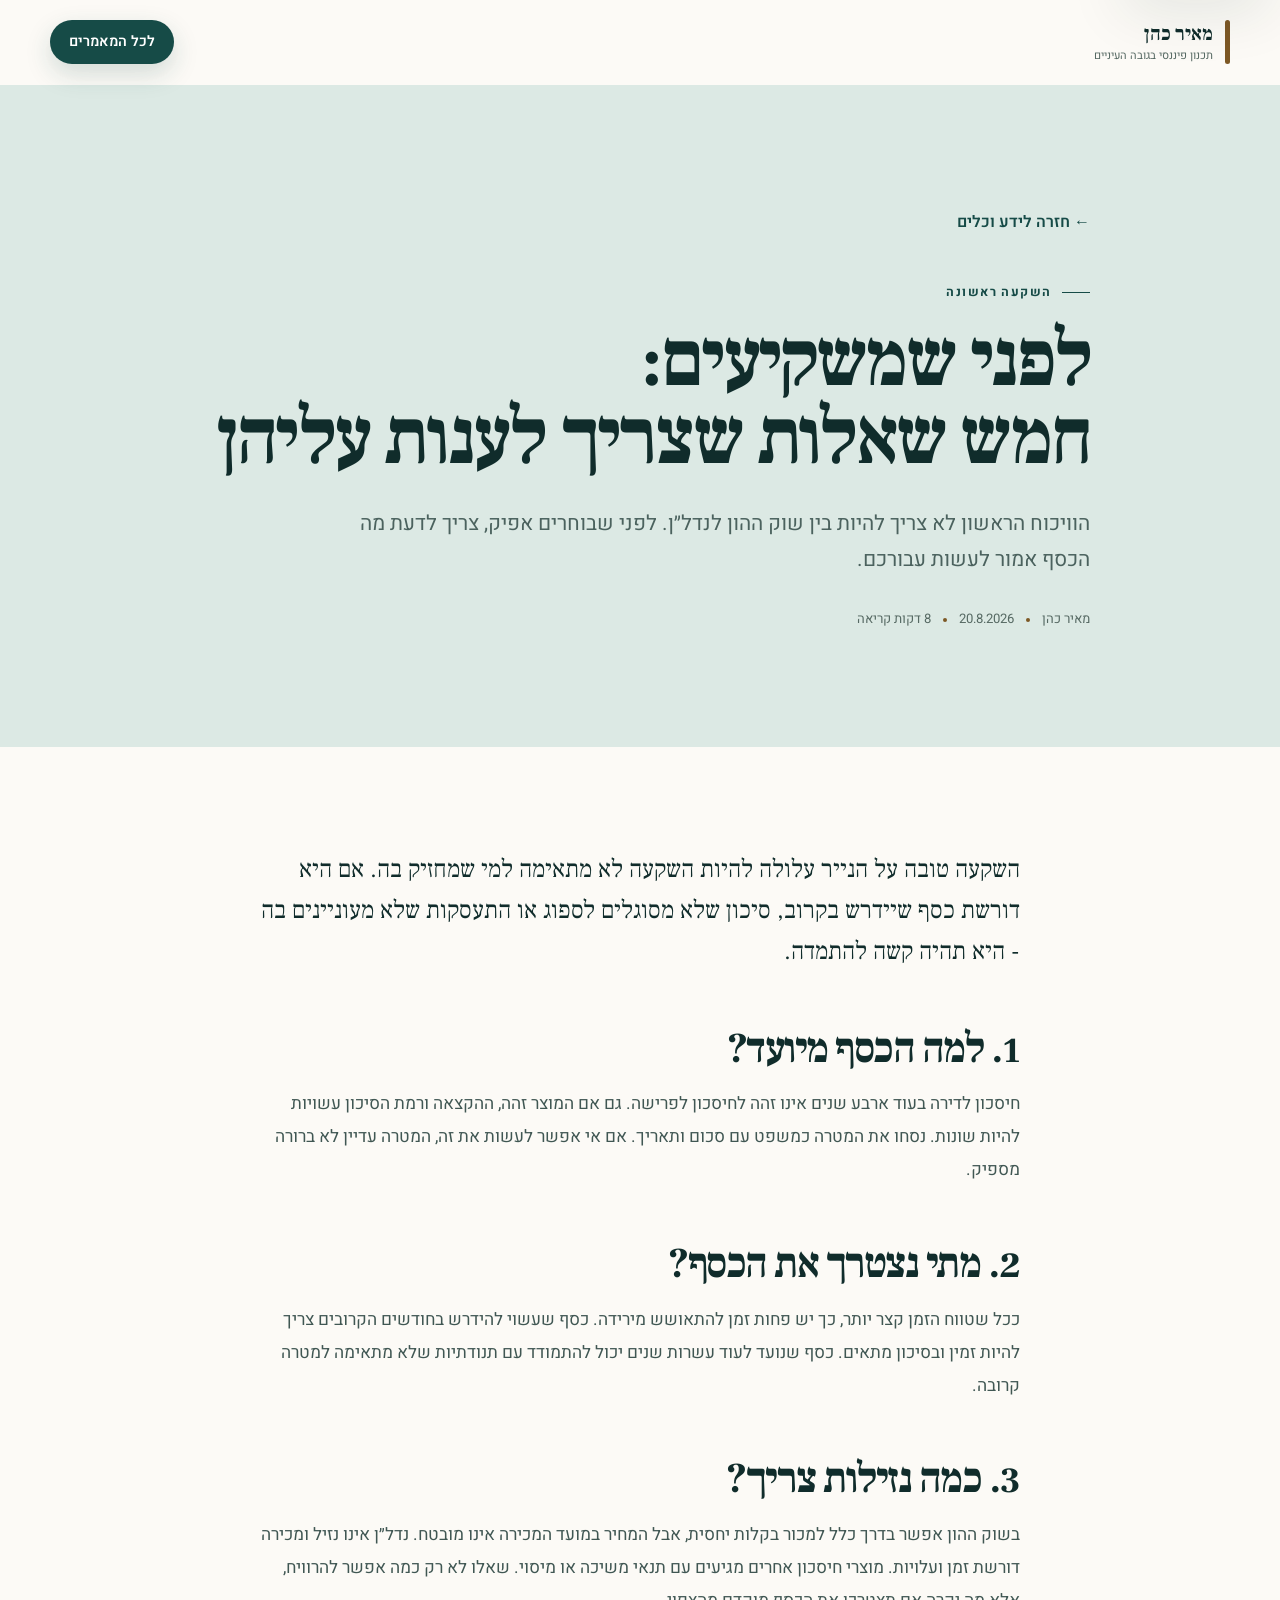
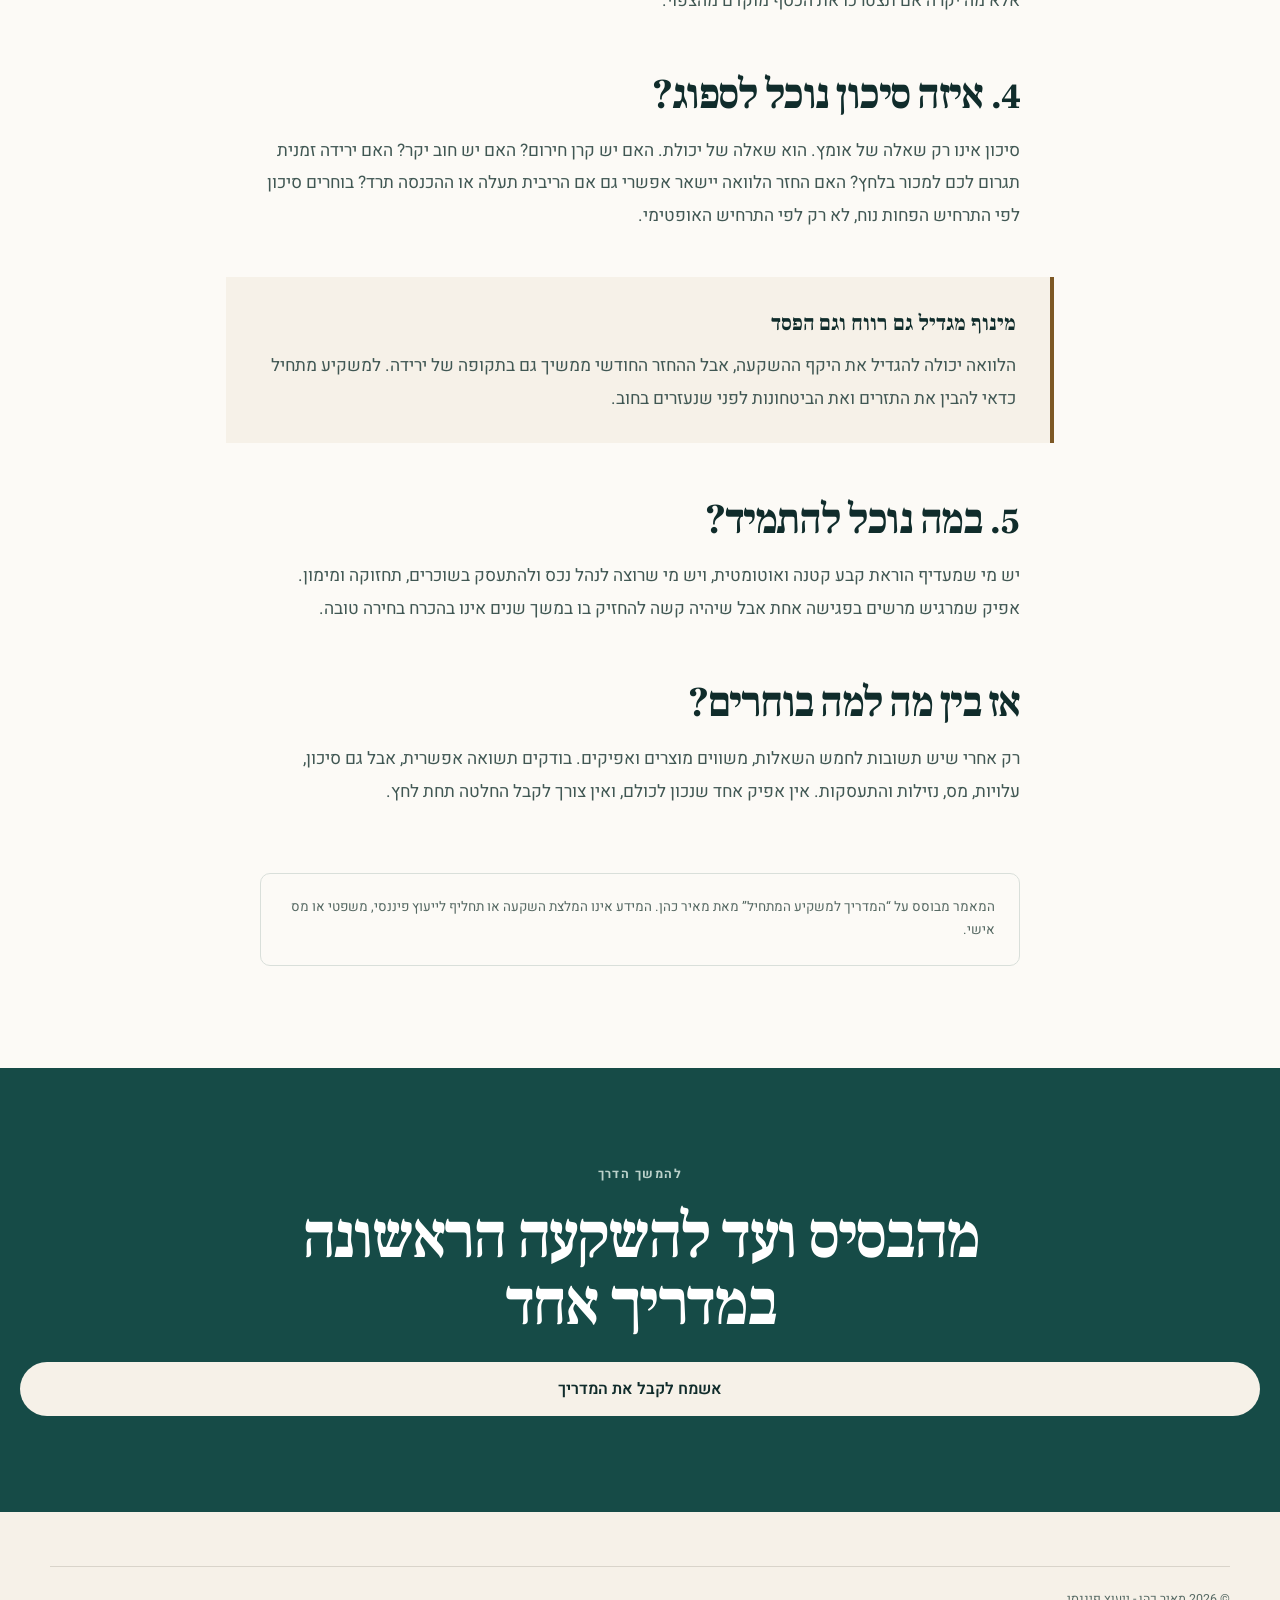
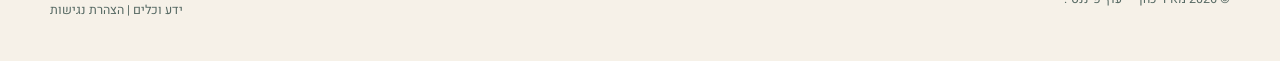
<file: article-first-investment.html>
<!doctype html>
<html lang="he" dir="rtl"><head>
  <meta charset="utf-8"><meta name="viewport" content="width=device-width, initial-scale=1"><title>לפני שמשקיעים: חמש שאלות שצריך לענות עליהן | מאיר כהן</title><meta name="description" content="מטרה, טווח זמן, נזילות, סיכון והתמדה: חמש שאלות שעוזרות להתכונן להשקעה ראשונה."><meta name="robots" content="index, follow"><link rel="canonical" href="https://meircohen-finance.co.il/article-first-investment.html"><link rel="icon" href="assets/favicon.svg" type="image/svg+xml"><meta property="og:type" content="article"><meta property="og:title" content="לפני שמשקיעים: חמש שאלות שצריך לענות עליהן"><meta property="og:url" content="https://meircohen-finance.co.il/article-first-investment.html"><meta property="og:image" content="https://meircohen-finance.co.il/assets/images/financial-consultation.jpg"><meta property="og:locale" content="he_IL"><script type="application/ld+json">{"@context":"https://schema.org","@type":"Article","headline":"לפני שמשקיעים: חמש שאלות שצריך לענות עליהן","datePublished":"2026-08-20","dateModified":"2026-08-20","author":{"@type":"Person","name":"מאיר כהן"},"mainEntityOfPage":"https://meircohen-finance.co.il/article-first-investment.html"}</script><link rel="preconnect" href="https://fonts.googleapis.com"><link rel="preconnect" href="https://fonts.gstatic.com" crossorigin><link href="https://fonts.googleapis.com/css2?family=Frank+Ruhl+Libre:wght@500;600;700&amp;family=Heebo:wght@400;500;600;700&amp;display=swap" rel="stylesheet"><link rel="stylesheet" href="css/style.css?v=20260820-5">
</head><body><a href="#main-content" class="skip-link">דלג לתוכן הראשי</a><header class="site-header" id="navbar"><div class="container nav-container"><a href="index.html" class="brand" aria-label="מאיר כהן - עמוד הבית"><span class="brand-mark" aria-hidden="true">מכ</span><span class="brand-copy"><strong>מאיר כהן</strong><small>תכנון פיננסי בגובה העיניים</small></span></a><a href="blog.html" class="button button-small button-primary">לכל המאמרים</a></div></header>
<main id="main-content" tabindex="-1"><article class="article-page"><header class="article-header"><div class="article-header-inner"><a href="blog.html" class="article-back">← חזרה לידע וכלים</a><p class="eyebrow">השקעה ראשונה</p><h1>לפני שמשקיעים:<br>חמש שאלות שצריך לענות עליהן</h1><p class="article-deck">הוויכוח הראשון לא צריך להיות בין שוק ההון לנדל״ן. לפני שבוחרים אפיק, צריך לדעת מה הכסף אמור לעשות עבורכם.</p><div class="article-meta"><span>מאיר כהן</span><span>20.8.2026</span><span>8 דקות קריאה</span></div></div></header>
<div class="article-body"><p class="article-lead">השקעה טובה על הנייר עלולה להיות השקעה לא מתאימה למי שמחזיק בה. אם היא דורשת כסף שיידרש בקרוב, סיכון שלא מסוגלים לספוג או התעסקות שלא מעוניינים בה - היא תהיה קשה להתמדה.</p>
<h2>1. למה הכסף מיועד?</h2><p>חיסכון לדירה בעוד ארבע שנים אינו זהה לחיסכון לפרישה. גם אם המוצר זהה, ההקצאה ורמת הסיכון עשויות להיות שונות. נסחו את המטרה כמשפט עם סכום ותאריך. אם אי אפשר לעשות את זה, המטרה עדיין לא ברורה מספיק.</p>
<h2>2. מתי נצטרך את הכסף?</h2><p>ככל שטווח הזמן קצר יותר, כך יש פחות זמן להתאושש מירידה. כסף שעשוי להידרש בחודשים הקרובים צריך להיות זמין ובסיכון מתאים. כסף שנועד לעוד עשרות שנים יכול להתמודד עם תנודתיות שלא מתאימה למטרה קרובה.</p>
<h2>3. כמה נזילות צריך?</h2><p>בשוק ההון אפשר בדרך כלל למכור בקלות יחסית, אבל המחיר במועד המכירה אינו מובטח. נדל״ן אינו נזיל ומכירה דורשת זמן ועלויות. מוצרי חיסכון אחרים מגיעים עם תנאי משיכה או מיסוי. שאלו לא רק כמה אפשר להרוויח, אלא מה יקרה אם תצטרכו את הכסף מוקדם מהצפוי.</p>
<h2>4. איזה סיכון נוכל לספוג?</h2><p>סיכון אינו רק שאלה של אומץ. הוא שאלה של יכולת. האם יש קרן חירום? האם יש חוב יקר? האם ירידה זמנית תגרום לכם למכור בלחץ? האם החזר הלוואה יישאר אפשרי גם אם הריבית תעלה או ההכנסה תרד? בוחרים סיכון לפי התרחיש הפחות נוח, לא רק לפי התרחיש האופטימי.</p>
<div class="article-callout"><strong>מינוף מגדיל גם רווח וגם הפסד</strong><p>הלוואה יכולה להגדיל את היקף ההשקעה, אבל ההחזר החודשי ממשיך גם בתקופה של ירידה. למשקיע מתחיל כדאי להבין את התזרים ואת הביטחונות לפני שנעזרים בחוב.</p></div>
<h2>5. במה נוכל להתמיד?</h2><p>יש מי שמעדיף הוראת קבע קטנה ואוטומטית, ויש מי שרוצה לנהל נכס ולהתעסק בשוכרים, תחזוקה ומימון. אפיק שמרגיש מרשים בפגישה אחת אבל שיהיה קשה להחזיק בו במשך שנים אינו בהכרח בחירה טובה.</p>
<h2>אז בין מה למה בוחרים?</h2><p>רק אחרי שיש תשובות לחמש השאלות, משווים מוצרים ואפיקים. בודקים תשואה אפשרית, אבל גם סיכון, עלויות, מס, נזילות והתעסקות. אין אפיק אחד שנכון לכולם, ואין צורך לקבל החלטה תחת לחץ.</p>
<aside class="article-disclaimer">המאמר מבוסס על “המדריך למשקיע המתחיל” מאת מאיר כהן. המידע אינו המלצת השקעה או תחליף לייעוץ פיננסי, משפטי או מס אישי.</aside></div>
<section class="article-cta"><div><p class="eyebrow eyebrow-light">להמשך הדרך</p><h2>מהבסיס ועד להשקעה הראשונה<br>במדריך אחד</h2><a href="blog.html#guide" class="button button-light">אשמח לקבל את המדריך</a></div></section></article></main>
<footer class="site-footer"><div class="container footer-bottom"><p>© 2026 מאיר כהן - ייעוץ פיננסי.</p><p><a href="blog.html">ידע וכלים</a> | <a href="negishut.html">הצהרת נגישות</a></p></div></footer><script src="js/main.js?v=20260820-2"></script></body></html>
</file>
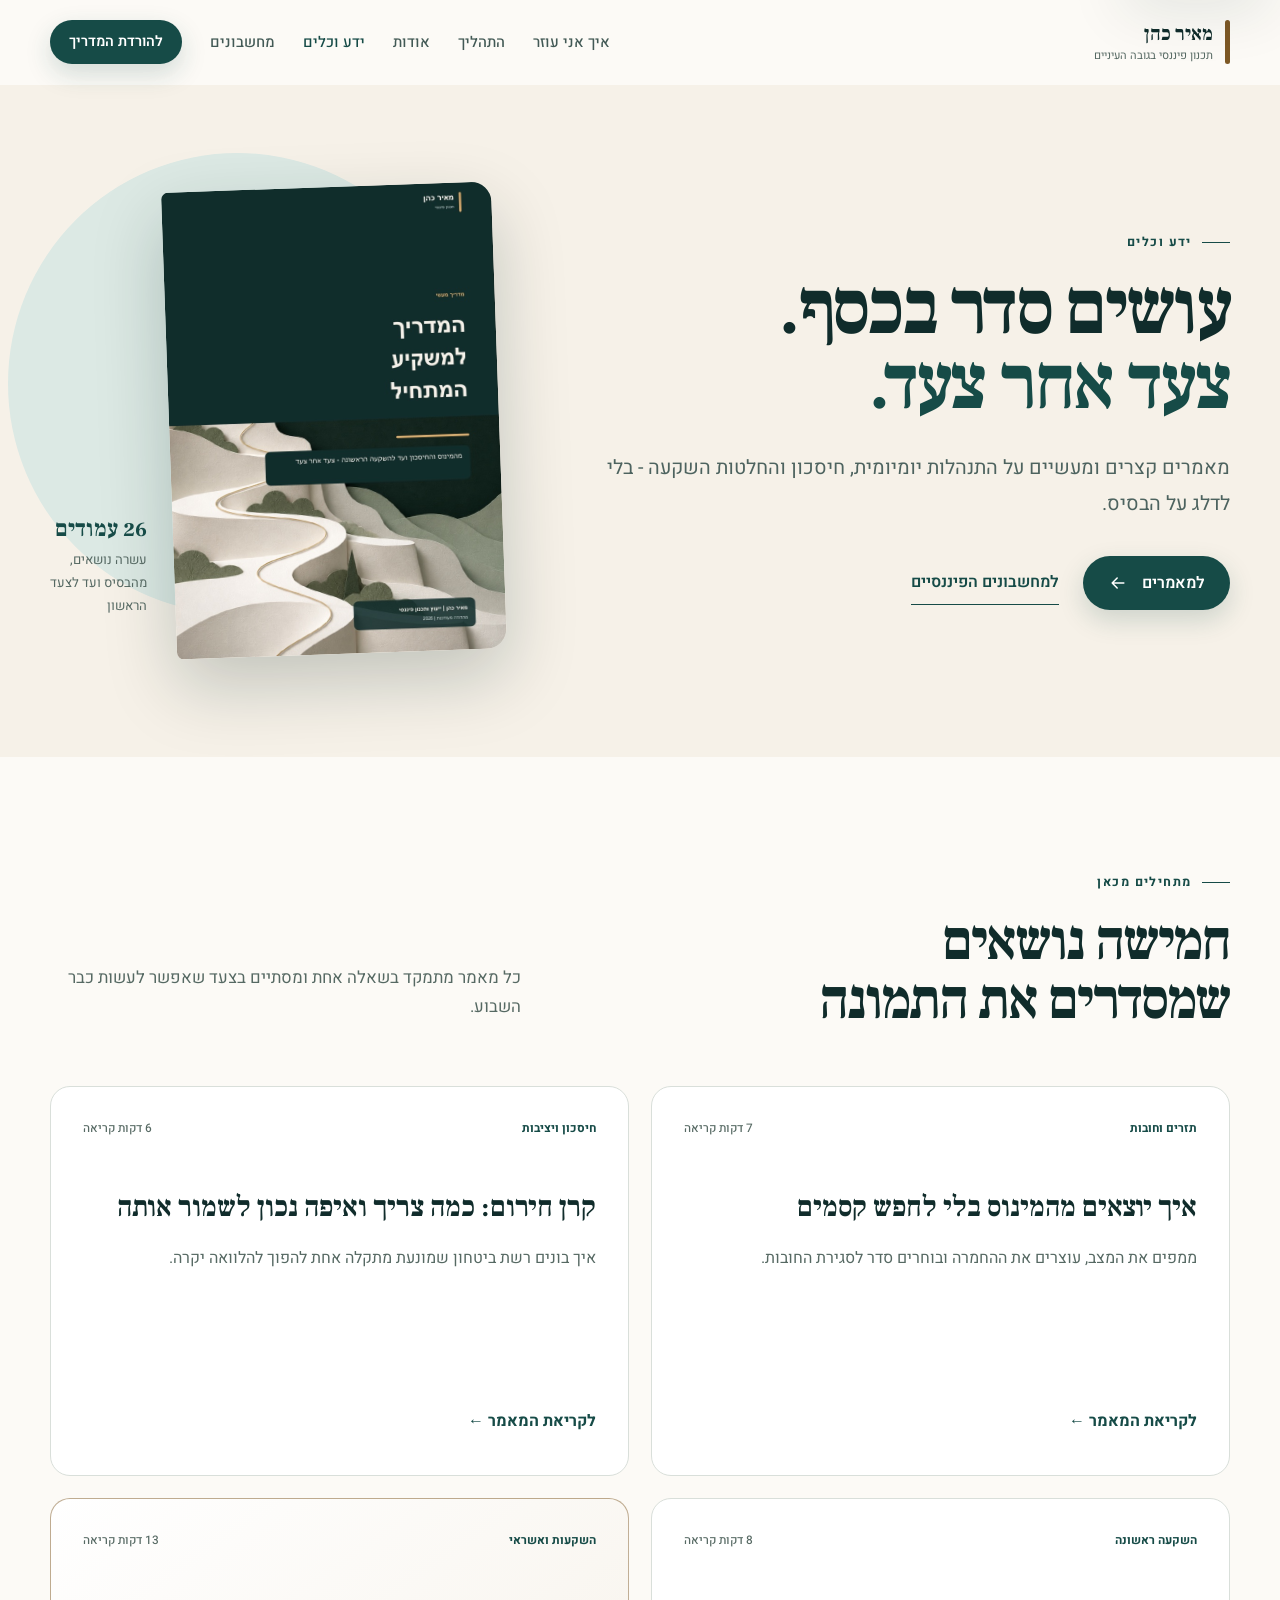
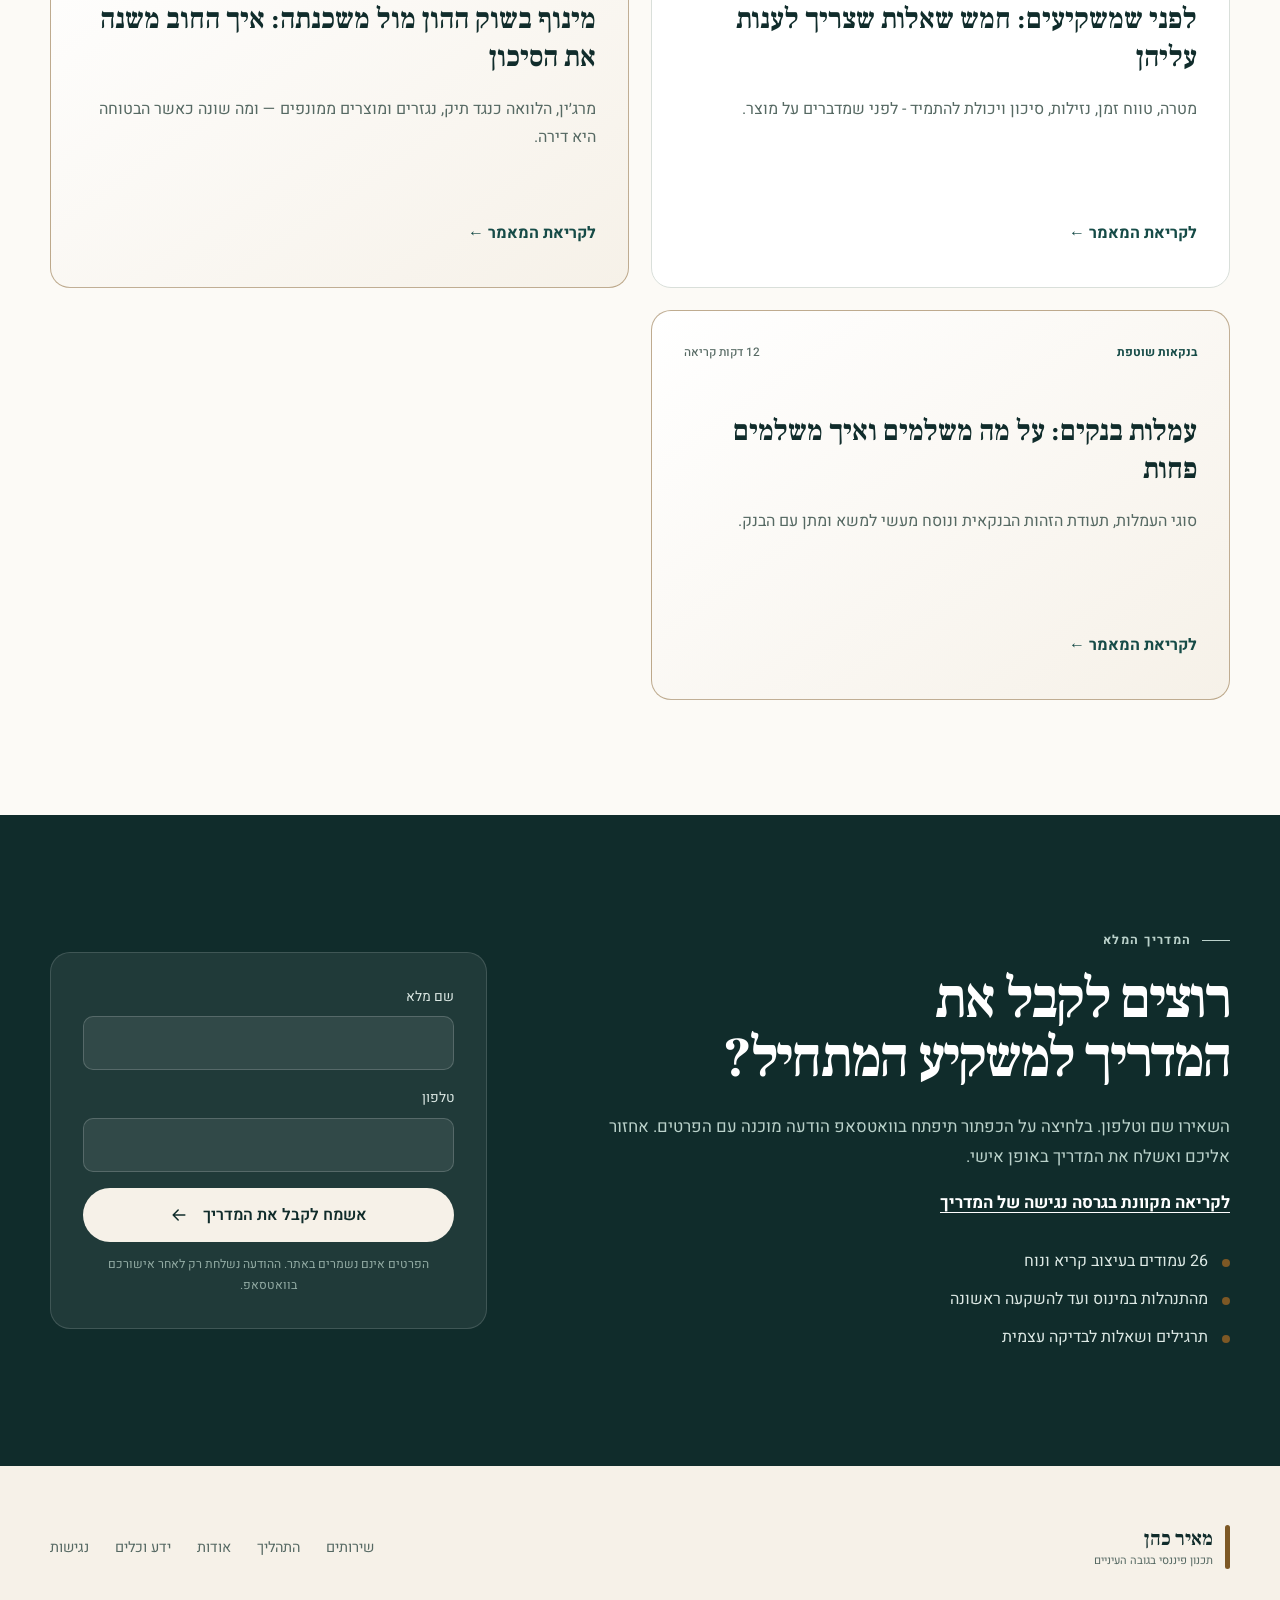
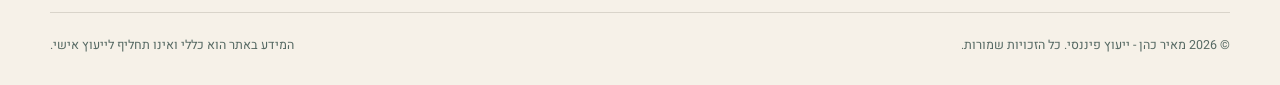
<file: blog.html>
<!doctype html>
<html lang="he" dir="rtl">
<head>
  <meta charset="utf-8">
  <meta name="viewport" content="width=device-width, initial-scale=1">
  <title>ידע וכלים לתכנון פיננסי | מאיר כהן</title>
  <meta name="description" content="מאמרים מעשיים על יציאה מהמינוס, קרן חירום והשקעה ראשונה, ומדריך חינמי למשקיע המתחיל.">
  <meta name="robots" content="index, follow">
  <link rel="icon" href="assets/favicon.svg" type="image/svg+xml">
  <link rel="canonical" href="https://meircohen-finance.co.il/blog.html">
  <meta property="og:type" content="website">
  <meta property="og:url" content="https://meircohen-finance.co.il/blog.html">
  <meta property="og:title" content="ידע וכלים לתכנון פיננסי | מאיר כהן">
  <meta property="og:description" content="מאמרים בגובה העיניים ומדריך חינמי למשקיע המתחיל.">
  <meta property="og:image" content="https://meircohen-finance.co.il/assets/images/planning-details.jpg">
  <meta property="og:locale" content="he_IL">
  <link rel="preconnect" href="https://fonts.googleapis.com">
  <link rel="preconnect" href="https://fonts.gstatic.com" crossorigin>
  <link href="https://fonts.googleapis.com/css2?family=Frank+Ruhl+Libre:wght@500;600;700&amp;family=Heebo:wght@400;500;600;700&amp;display=swap" rel="stylesheet">
  <link rel="stylesheet" href="css/style.css?v=20260901-1">
</head>
<body>
  <a href="#main-content" class="skip-link">דלג לתוכן הראשי</a>
  <header class="site-header" id="navbar">
    <div class="container nav-container">
      <a href="index.html" class="brand" aria-label="מאיר כהן - עמוד הבית"><span class="brand-mark" aria-hidden="true">מכ</span><span class="brand-copy"><strong>מאיר כהן</strong><small>תכנון פיננסי בגובה העיניים</small></span></a>
      <button class="mobile-toggle" id="mobileToggle" type="button" aria-label="פתיחת תפריט" aria-controls="navLinks" aria-expanded="false"><span></span><span></span><span></span></button>
      <nav aria-label="ניווט ראשי"><ul class="nav-links" id="navLinks">
        <li><a href="index.html#services">איך אני עוזר</a></li><li><a href="index.html#process">התהליך</a></li><li><a href="index.html#about">אודות</a></li><li><a href="blog.html" class="active" aria-current="page">ידע וכלים</a></li><li><a href="calculators.html">מחשבונים</a></li><li><a href="#guide" class="button button-small button-primary">להורדת המדריך</a></li>
      </ul></nav>
    </div>
  </header>

  <main id="main-content" tabindex="-1">
    <section class="knowledge-hero">
      <div class="container knowledge-hero-grid">
        <div>
          <p class="eyebrow">ידע וכלים</p>
          <h1>עושים סדר בכסף.<br><em>צעד אחר צעד.</em></h1>
          <p class="hero-lead">מאמרים קצרים ומעשיים על התנהלות יומיומית, חיסכון והחלטות השקעה - בלי לדלג על הבסיס.</p>
          <div class="hero-actions"><a href="#articles" class="button button-primary">למאמרים <svg aria-hidden="true" viewBox="0 0 24 24"><path d="M19 12H5M11 6l-6 6 6 6"/></svg></a><a href="calculators.html" class="text-link">למחשבונים הפיננסיים</a></div>
        </div>
        <div class="guide-miniature" aria-label="תצוגה מקדימה של המדריך למשקיע המתחיל">
          <img class="guide-cover-image" src="assets/images/guide-cover-2026.jpg" width="707" height="1000" alt="כריכת המדריך למשקיע המתחיל מאת מאיר כהן" loading="eager">
          <p><strong>26 עמודים</strong><span>עשרה נושאים, מהבסיס ועד לצעד הראשון</span></p>
        </div>
      </div>
    </section>

    <section class="section articles-section" id="articles">
      <div class="container">
        <div class="section-heading split-heading"><div><p class="eyebrow">מתחילים מכאן</p><h2>חמישה נושאים<br>שמסדרים את התמונה</h2></div><p>כל מאמר מתמקד בשאלה אחת ומסתיים בצעד שאפשר לעשות כבר השבוע.</p></div>
        <div class="article-grid">
          <article class="article-card"><p class="article-kicker">תזרים וחובות <span>7 דקות קריאה</span></p><h3><a href="article-exit-overdraft.html">איך יוצאים מהמינוס בלי לחפש קסמים</a></h3><p>ממפים את המצב, עוצרים את ההחמרה ובוחרים סדר לסגירת החובות.</p><a class="article-link" href="article-exit-overdraft.html">לקריאת המאמר ←</a></article>
          <article class="article-card"><p class="article-kicker">חיסכון ויציבות <span>6 דקות קריאה</span></p><h3><a href="article-emergency-fund.html">קרן חירום: כמה צריך ואיפה נכון לשמור אותה</a></h3><p>איך בונים רשת ביטחון שמונעת מתקלה אחת להפוך להלוואה יקרה.</p><a class="article-link" href="article-emergency-fund.html">לקריאת המאמר ←</a></article>
          <article class="article-card"><p class="article-kicker">השקעה ראשונה <span>8 דקות קריאה</span></p><h3><a href="article-first-investment.html">לפני שמשקיעים: חמש שאלות שצריך לענות עליהן</a></h3><p>מטרה, טווח זמן, נזילות, סיכון ויכולת להתמיד - לפני שמדברים על מוצר.</p><a class="article-link" href="article-first-investment.html">לקריאת המאמר ←</a></article>
          <article class="article-card article-card-featured"><p class="article-kicker">השקעות ואשראי <span>13 דקות קריאה</span></p><h3><a href="article-capital-market-leverage.html">מינוף בשוק ההון מול משכנתה: איך החוב משנה את הסיכון</a></h3><p>מרג׳ין, הלוואה כנגד תיק, נגזרים ומוצרים ממונפים — ומה שונה כאשר הבטוחה היא דירה.</p><a class="article-link" href="article-capital-market-leverage.html">לקריאת המאמר ←</a></article>
          <article class="article-card article-card-featured"><p class="article-kicker">בנקאות שוטפת <span>12 דקות קריאה</span></p><h3><a href="article-bank-fees.html">עמלות בנקים: על מה משלמים ואיך משלמים פחות</a></h3><p>סוגי העמלות, תעודת הזהות הבנקאית ונוסח מעשי למשא ומתן עם הבנק.</p><a class="article-link" href="article-bank-fees.html">לקריאת המאמר ←</a></article>
        </div>
      </div>
    </section>

    <section class="guide-section" id="guide">
      <div class="container guide-grid">
        <div class="guide-copy"><p class="eyebrow eyebrow-light">המדריך המלא</p><h2>רוצים לקבל את<br>המדריך למשקיע המתחיל?</h2><p>השאירו שם וטלפון. בלחיצה על הכפתור תיפתח בוואטסאפ הודעה מוכנה עם הפרטים. אחזור אליכם ואשלח את המדריך באופן אישי.</p><p><a class="guide-accessible-link" href="guide.html">לקריאה מקוונת בגרסה נגישה של המדריך</a></p><ul class="guide-benefits"><li>26 עמודים בעיצוב קריא ונוח</li><li>מהתנהלות במינוס ועד להשקעה ראשונה</li><li>תרגילים ושאלות לבדיקה עצמית</li></ul></div>
        <form class="guide-form" id="guideRequestForm" aria-label="בקשת המדריך למשקיע המתחיל">
          <div class="form-group"><label for="guide-name">שם מלא</label><input type="text" id="guide-name" name="name" autocomplete="name" required></div>
          <div class="form-group"><label for="guide-phone">טלפון</label><input type="tel" id="guide-phone" name="phone" autocomplete="tel" inputmode="tel" required></div>
          <button type="submit" class="button button-light">אשמח לקבל את המדריך <svg aria-hidden="true" viewBox="0 0 24 24"><path d="M19 12H5M11 6l-6 6 6 6"/></svg></button>
          <p class="form-note">הפרטים אינם נשמרים באתר. ההודעה נשלחת רק לאחר אישורכם בוואטסאפ.</p>
        </form>
      </div>
    </section>
  </main>

  <footer class="site-footer"><div class="container footer-main"><a href="index.html" class="brand brand-footer"><span class="brand-mark" aria-hidden="true">מכ</span><span class="brand-copy"><strong>מאיר כהן</strong><small>תכנון פיננסי בגובה העיניים</small></span></a><nav aria-label="ניווט תחתון"><a href="index.html#services">שירותים</a><a href="index.html#process">התהליך</a><a href="index.html#about">אודות</a><a href="blog.html">ידע וכלים</a><a href="negishut.html">נגישות</a></nav></div><div class="container footer-bottom"><p>© 2026 מאיר כהן - ייעוץ פיננסי. כל הזכויות שמורות.</p><p>המידע באתר הוא כללי ואינו תחליף לייעוץ אישי.</p></div></footer>
  <script src="js/main.js?v=20260820-2"></script>
</body>
</html>
</file>
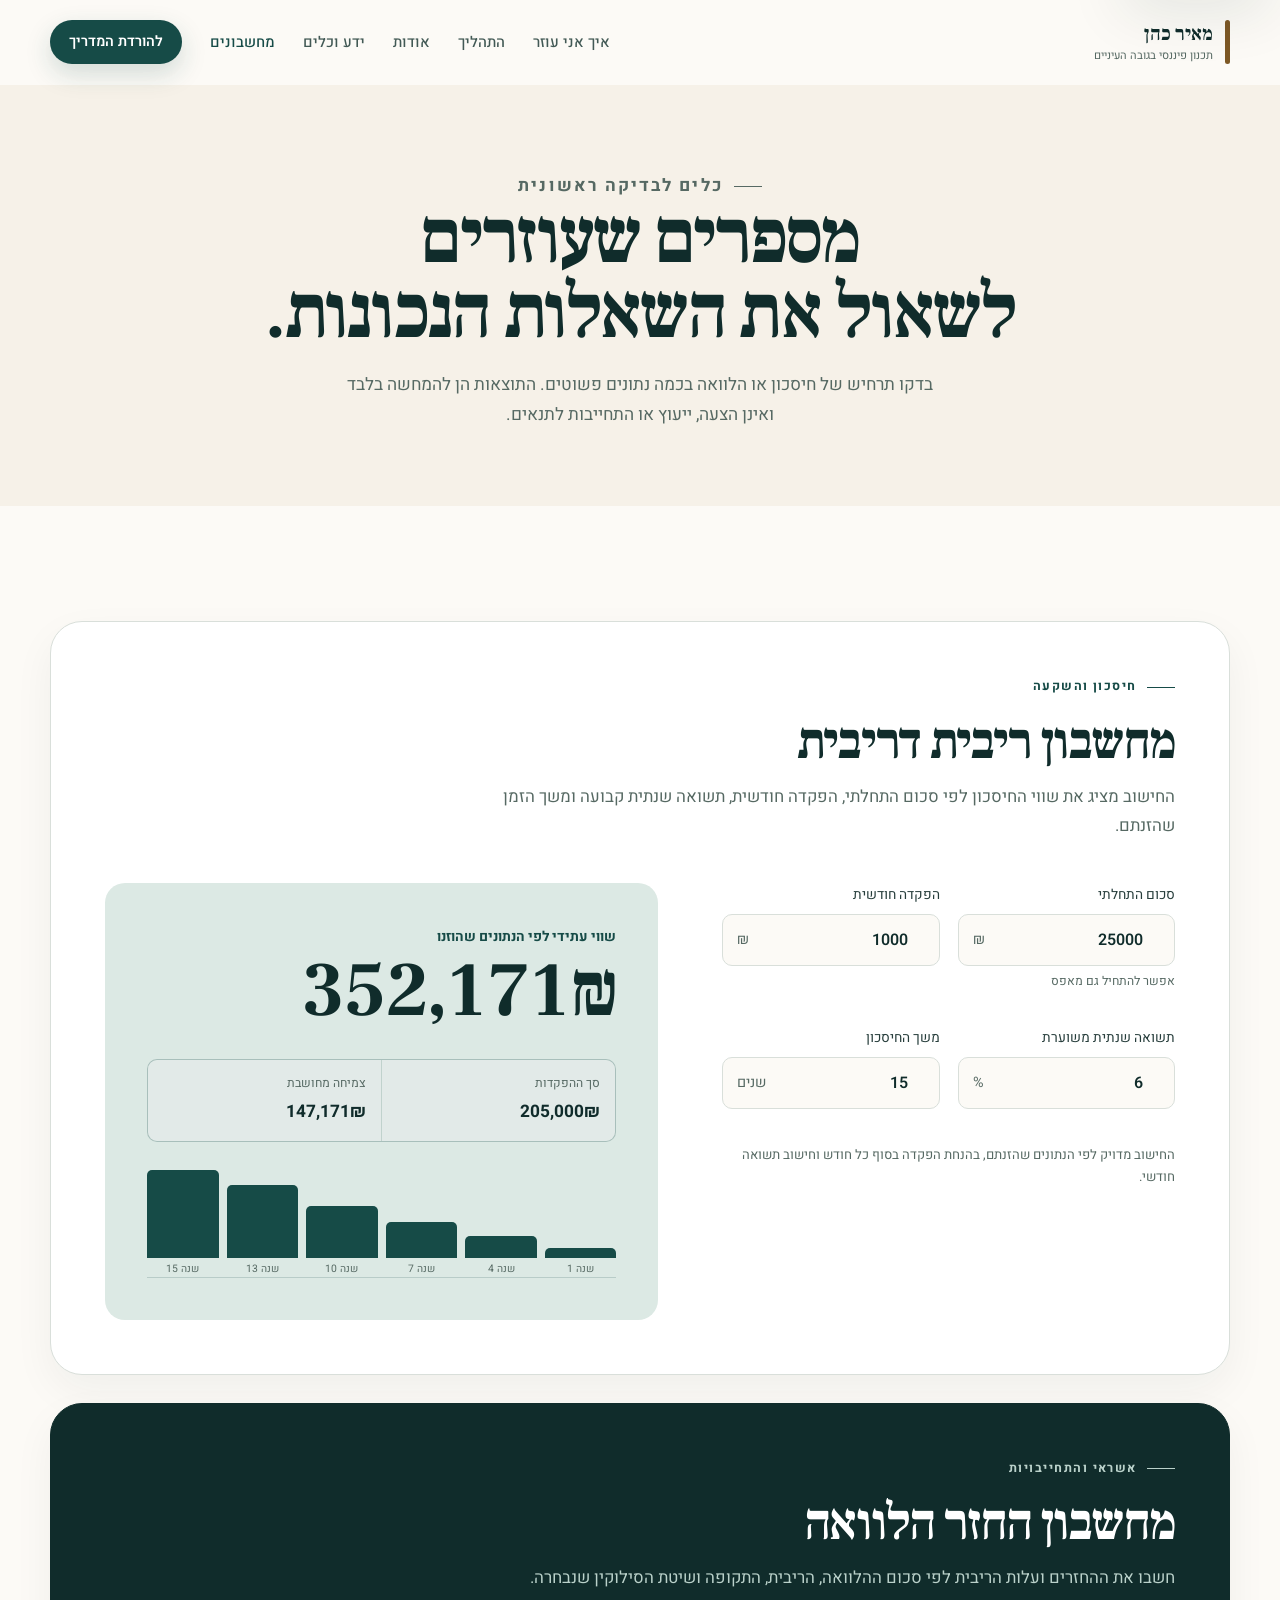
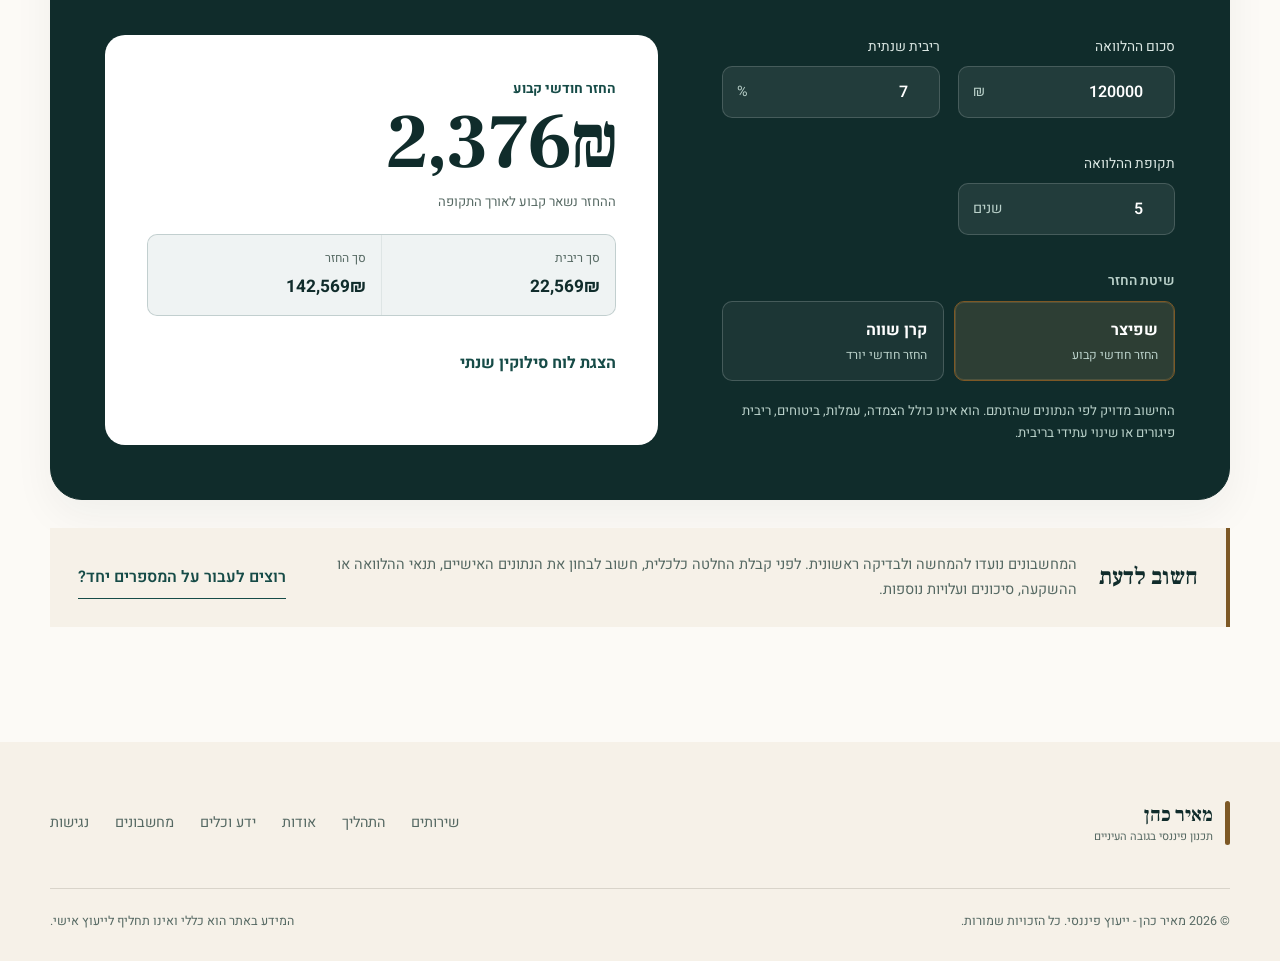
<file: calculators.html>
<!doctype html>
<html lang="he" dir="rtl">
<head>
  <meta charset="utf-8">
  <meta name="viewport" content="width=device-width, initial-scale=1">
  <title>מחשבונים פיננסיים | מאיר כהן</title>
  <meta name="description" content="מחשבון ריבית דריבית ומחשבון הלוואה: בדיקה ראשונית של חיסכון, השקעה והחזר חודשי.">
  <meta name="robots" content="index, follow">
  <link rel="icon" href="assets/favicon.svg" type="image/svg+xml">
  <link rel="canonical" href="https://meircohen-finance.co.il/calculators.html">
  <link rel="preconnect" href="https://fonts.googleapis.com">
  <link rel="preconnect" href="https://fonts.gstatic.com" crossorigin>
  <link href="https://fonts.googleapis.com/css2?family=Frank+Ruhl+Libre:wght@500;600;700&amp;family=Heebo:wght@400;500;600;700&amp;display=swap" rel="stylesheet">
  <link rel="stylesheet" href="css/style.css?v=20260820-7">
</head>
<body>
  <a href="#main-content" class="skip-link">דלג לתוכן הראשי</a>
  <header class="site-header" id="navbar">
    <div class="container nav-container">
      <a href="index.html" class="brand" aria-label="מאיר כהן - עמוד הבית"><span class="brand-mark" aria-hidden="true">מכ</span><span class="brand-copy"><strong>מאיר כהן</strong><small>תכנון פיננסי בגובה העיניים</small></span></a>
      <button class="mobile-toggle" id="mobileToggle" type="button" aria-label="פתיחת תפריט" aria-controls="navLinks" aria-expanded="false"><span></span><span></span><span></span></button>
      <nav aria-label="ניווט ראשי"><ul class="nav-links" id="navLinks">
        <li><a href="index.html#services">איך אני עוזר</a></li><li><a href="index.html#process">התהליך</a></li><li><a href="index.html#about">אודות</a></li><li><a href="blog.html">ידע וכלים</a></li><li><a href="calculators.html" class="active" aria-current="page">מחשבונים</a></li><li><a href="blog.html#guide" class="button button-small button-primary">להורדת המדריך</a></li>
      </ul></nav>
    </div>
  </header>

  <main id="main-content" tabindex="-1">
    <section class="page-hero calculator-page-hero">
      <div class="container">
        <p class="eyebrow">כלים לבדיקה ראשונית</p>
        <h1>מספרים שעוזרים<br>לשאול את השאלות הנכונות.</h1>
        <p>בדקו תרחיש של חיסכון או הלוואה בכמה נתונים פשוטים. התוצאות הן להמחשה בלבד ואינן הצעה, ייעוץ או התחייבות לתנאים.</p>
      </div>
    </section>

    <section class="section calculators-section" aria-label="מחשבונים פיננסיים">
      <div class="container calculator-stack">
        <article class="calculator-card" id="compound-calculator">
          <div class="calculator-intro"><p class="eyebrow">חיסכון והשקעה</p><h2>מחשבון ריבית דריבית</h2><p>החישוב מציג את שווי החיסכון לפי סכום התחלתי, הפקדה חודשית, תשואה שנתית קבועה ומשך הזמן שהזנתם.</p></div>
          <div class="calculator-layout">
            <form class="calculator-form" id="compoundForm" novalidate>
              <div class="calculator-fields">
                <div class="form-group"><label for="compound-start">סכום התחלתי</label><div class="input-affix"><input id="compound-start" name="start" type="number" inputmode="decimal" min="0" step="500" value="25000" aria-describedby="compound-start-help"><span>₪</span></div><small id="compound-start-help">אפשר להתחיל גם מאפס</small></div>
                <div class="form-group"><label for="compound-monthly">הפקדה חודשית</label><div class="input-affix"><input id="compound-monthly" name="monthly" type="number" inputmode="decimal" min="0" step="100" value="1000"><span>₪</span></div></div>
                <div class="form-group"><label for="compound-rate">תשואה שנתית משוערת</label><div class="input-affix"><input id="compound-rate" name="rate" type="number" inputmode="decimal" min="0" max="100" step="0.1" value="6"><span>%</span></div></div>
                <div class="form-group"><label for="compound-years">משך החיסכון</label><div class="input-affix"><input id="compound-years" name="years" type="number" inputmode="numeric" min="1" max="60" step="1" value="15"><span>שנים</span></div></div>
              </div>
              <p class="calculator-helper">החישוב מדויק לפי הנתונים שהזנתם, בהנחת הפקדה בסוף כל חודש וחישוב תשואה חודשי.</p>
            </form>
            <div class="calculator-result" aria-live="polite">
              <p class="result-label">שווי עתידי לפי הנתונים שהוזנו</p><output class="result-main" id="compoundFuture">₪0</output>
              <div class="result-breakdown"><div><span>סך ההפקדות</span><strong id="compoundContributions">₪0</strong></div><div><span>צמיחה מחושבת</span><strong id="compoundGrowth">₪0</strong></div></div>
              <div class="growth-chart" id="compoundChart" aria-label="המחשת צמיחת החיסכון לאורך השנים"></div>
            </div>
          </div>
        </article>

        <article class="calculator-card calculator-card-loan" id="loan-calculator">
          <div class="calculator-intro"><p class="eyebrow">אשראי והתחייבויות</p><h2>מחשבון החזר הלוואה</h2><p>חשבו את ההחזרים ועלות הריבית לפי סכום ההלוואה, הריבית, התקופה ושיטת הסילוקין שנבחרה.</p></div>
          <div class="calculator-layout">
            <form class="calculator-form" id="loanForm" novalidate>
              <div class="calculator-fields">
                <div class="form-group"><label for="loan-amount">סכום ההלוואה</label><div class="input-affix"><input id="loan-amount" name="amount" type="number" inputmode="decimal" min="1" step="1000" value="120000"><span>₪</span></div></div>
                <div class="form-group"><label for="loan-rate">ריבית שנתית</label><div class="input-affix"><input id="loan-rate" name="rate" type="number" inputmode="decimal" min="0" max="100" step="0.1" value="7"><span>%</span></div></div>
                <div class="form-group"><label for="loan-years">תקופת ההלוואה</label><div class="input-affix"><input id="loan-years" name="years" type="number" inputmode="numeric" min="1" max="40" step="1" value="5"><span>שנים</span></div></div>
                <fieldset class="method-switch form-group-wide"><legend>שיטת החזר</legend><div class="method-options"><label class="method-option"><input type="radio" name="method" value="spitzer" checked><span><strong>שפיצר</strong><small>החזר חודשי קבוע</small></span></label><label class="method-option"><input type="radio" name="method" value="equal-principal"><span><strong>קרן שווה</strong><small>החזר חודשי יורד</small></span></label></div></fieldset>
              </div>
              <p class="calculator-helper">החישוב מדויק לפי הנתונים שהזנתם. הוא אינו כולל הצמדה, עמלות, ביטוחים, ריבית פיגורים או שינוי עתידי בריבית.</p>
            </form>
            <div class="calculator-result loan-result" aria-live="polite">
              <p class="result-label" id="loanPaymentLabel">החזר חודשי קבוע</p><output class="result-main" id="loanPayment">₪0</output><p class="result-note" id="loanPaymentNote"></p>
              <div class="result-breakdown"><div><span>סך ריבית</span><strong id="loanInterest">₪0</strong></div><div><span>סך החזר</span><strong id="loanTotal">₪0</strong></div></div>
              <details class="amortization"><summary>הצגת לוח סילוקין שנתי</summary><div class="table-scroll"><table><thead><tr><th>שנה</th><th>תשלומים</th><th>ריבית</th><th>יתרה לסיום</th></tr></thead><tbody id="loanSchedule"></tbody></table></div></details>
            </div>
          </div>
        </article>

        <aside class="calculator-disclaimer"><strong>חשוב לדעת</strong><p>המחשבונים נועדו להמחשה ולבדיקה ראשונית. לפני קבלת החלטה כלכלית, חשוב לבחון את הנתונים האישיים, תנאי ההלוואה או ההשקעה, סיכונים ועלויות נוספות.</p><a href="https://wa.me/972502250493" class="text-link" target="_blank" rel="noopener">רוצים לעבור על המספרים יחד?</a></aside>
      </div>
    </section>
  </main>

  <footer class="site-footer"><div class="container footer-main"><a href="index.html" class="brand brand-footer"><span class="brand-mark" aria-hidden="true">מכ</span><span class="brand-copy"><strong>מאיר כהן</strong><small>תכנון פיננסי בגובה העיניים</small></span></a><nav aria-label="ניווט תחתון"><a href="index.html#services">שירותים</a><a href="index.html#process">התהליך</a><a href="index.html#about">אודות</a><a href="blog.html">ידע וכלים</a><a href="calculators.html">מחשבונים</a><a href="negishut.html">נגישות</a></nav></div><div class="container footer-bottom"><p>© 2026 מאיר כהן - ייעוץ פיננסי. כל הזכויות שמורות.</p><p>המידע באתר הוא כללי ואינו תחליף לייעוץ אישי.</p></div></footer>
  <script src="js/main.js?v=20260820-3"></script>
</body>
</html>
</file>
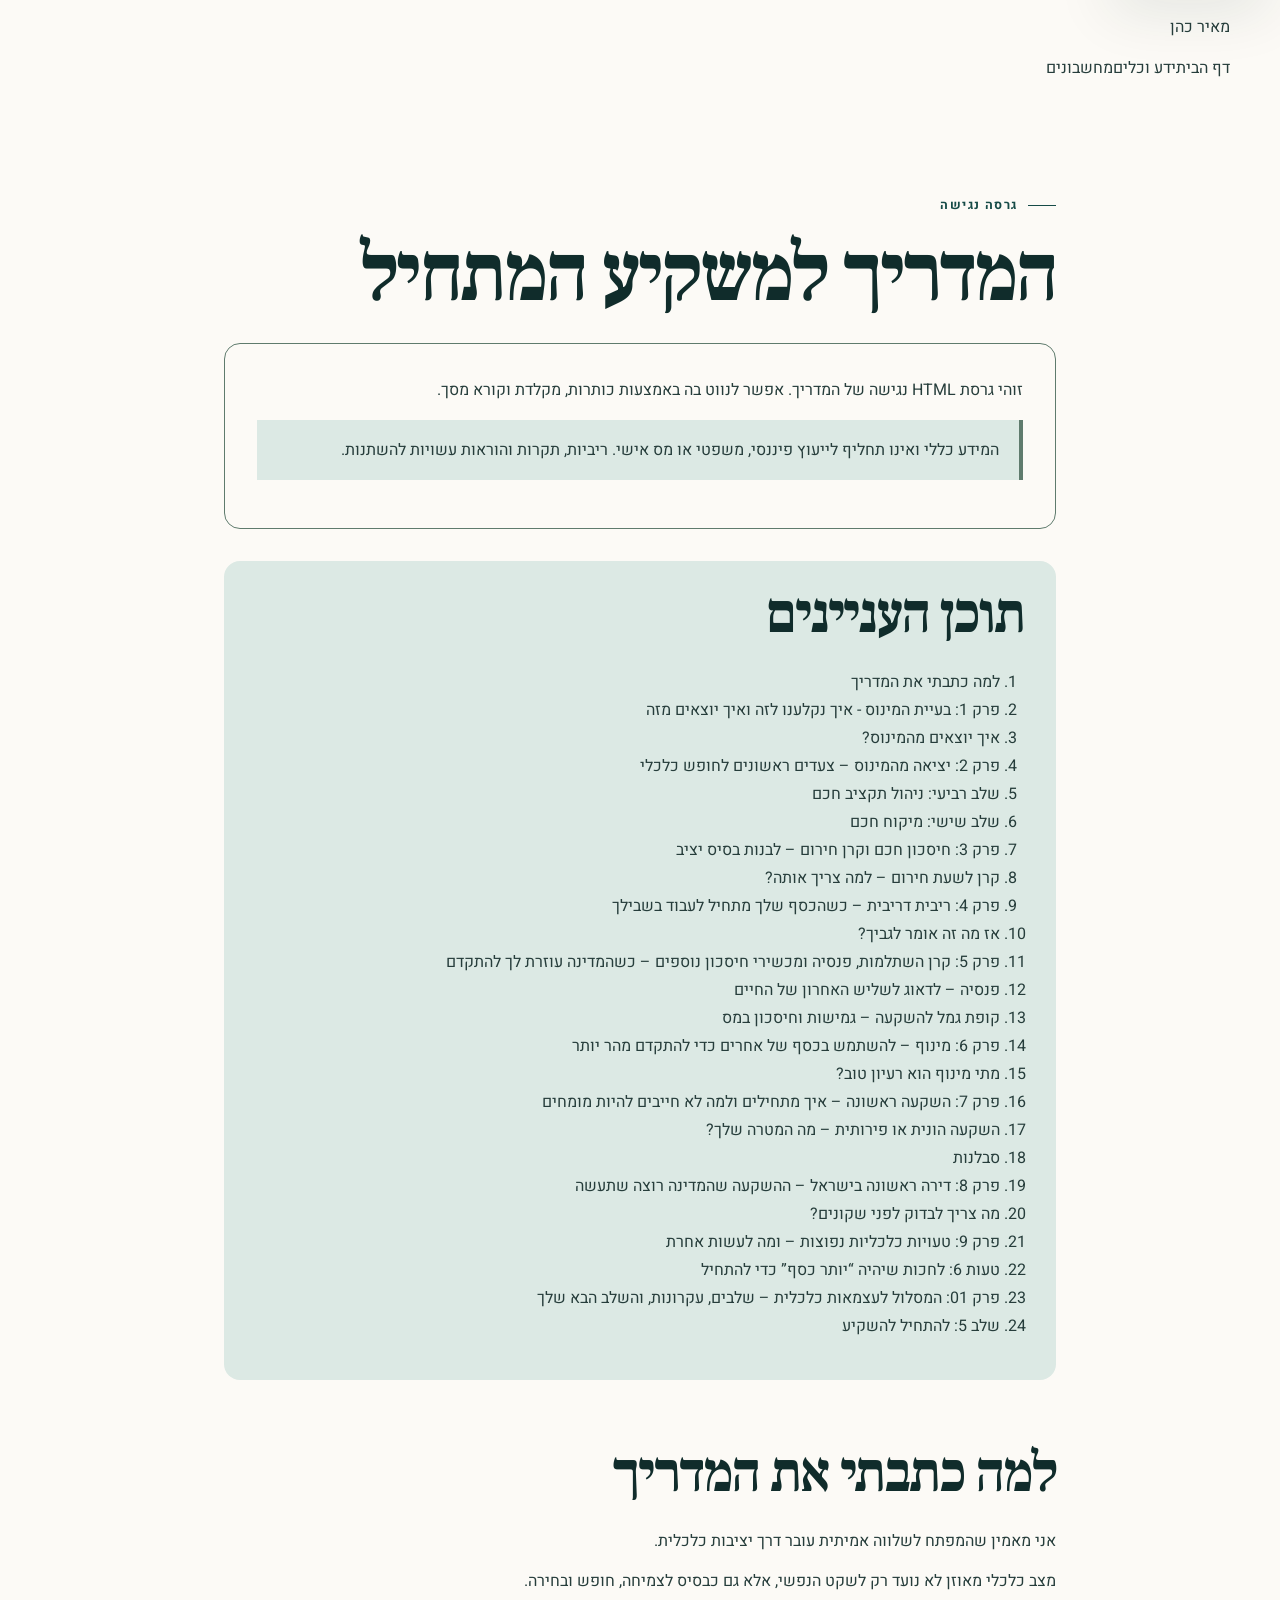
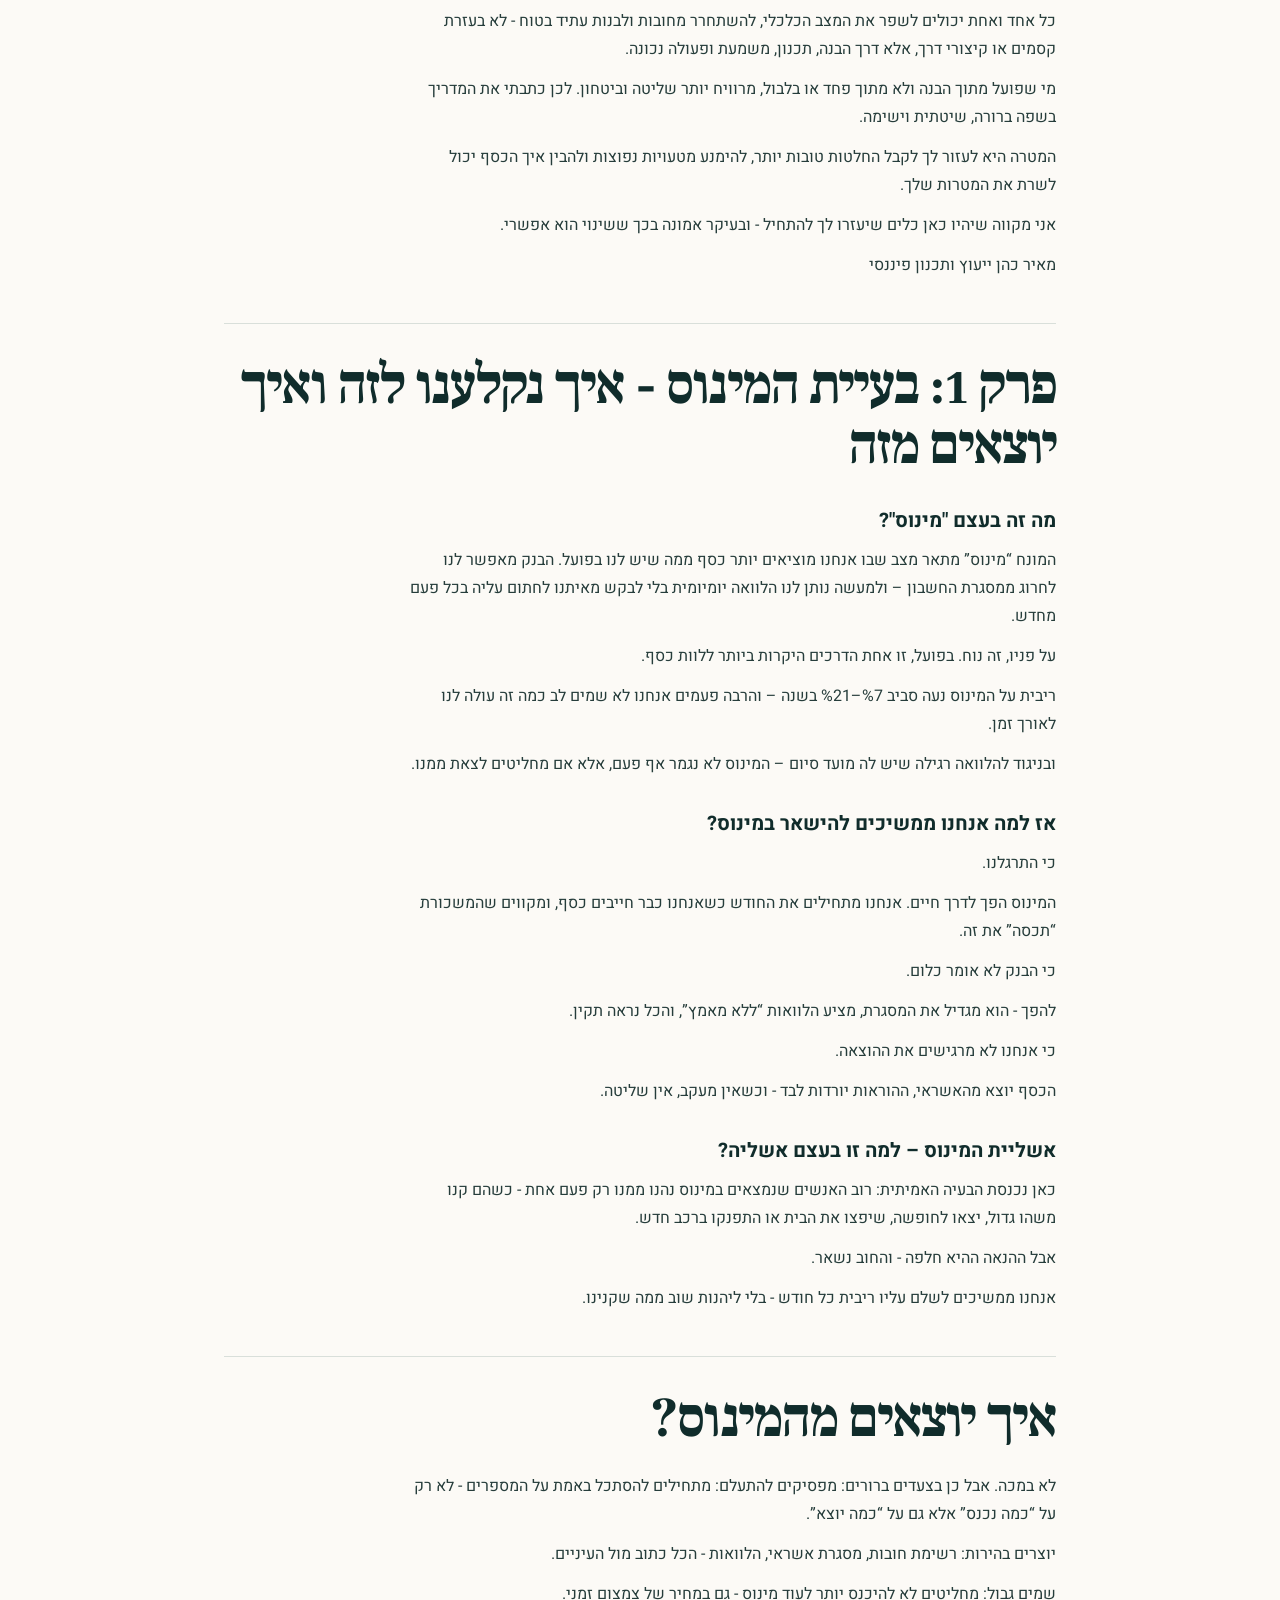
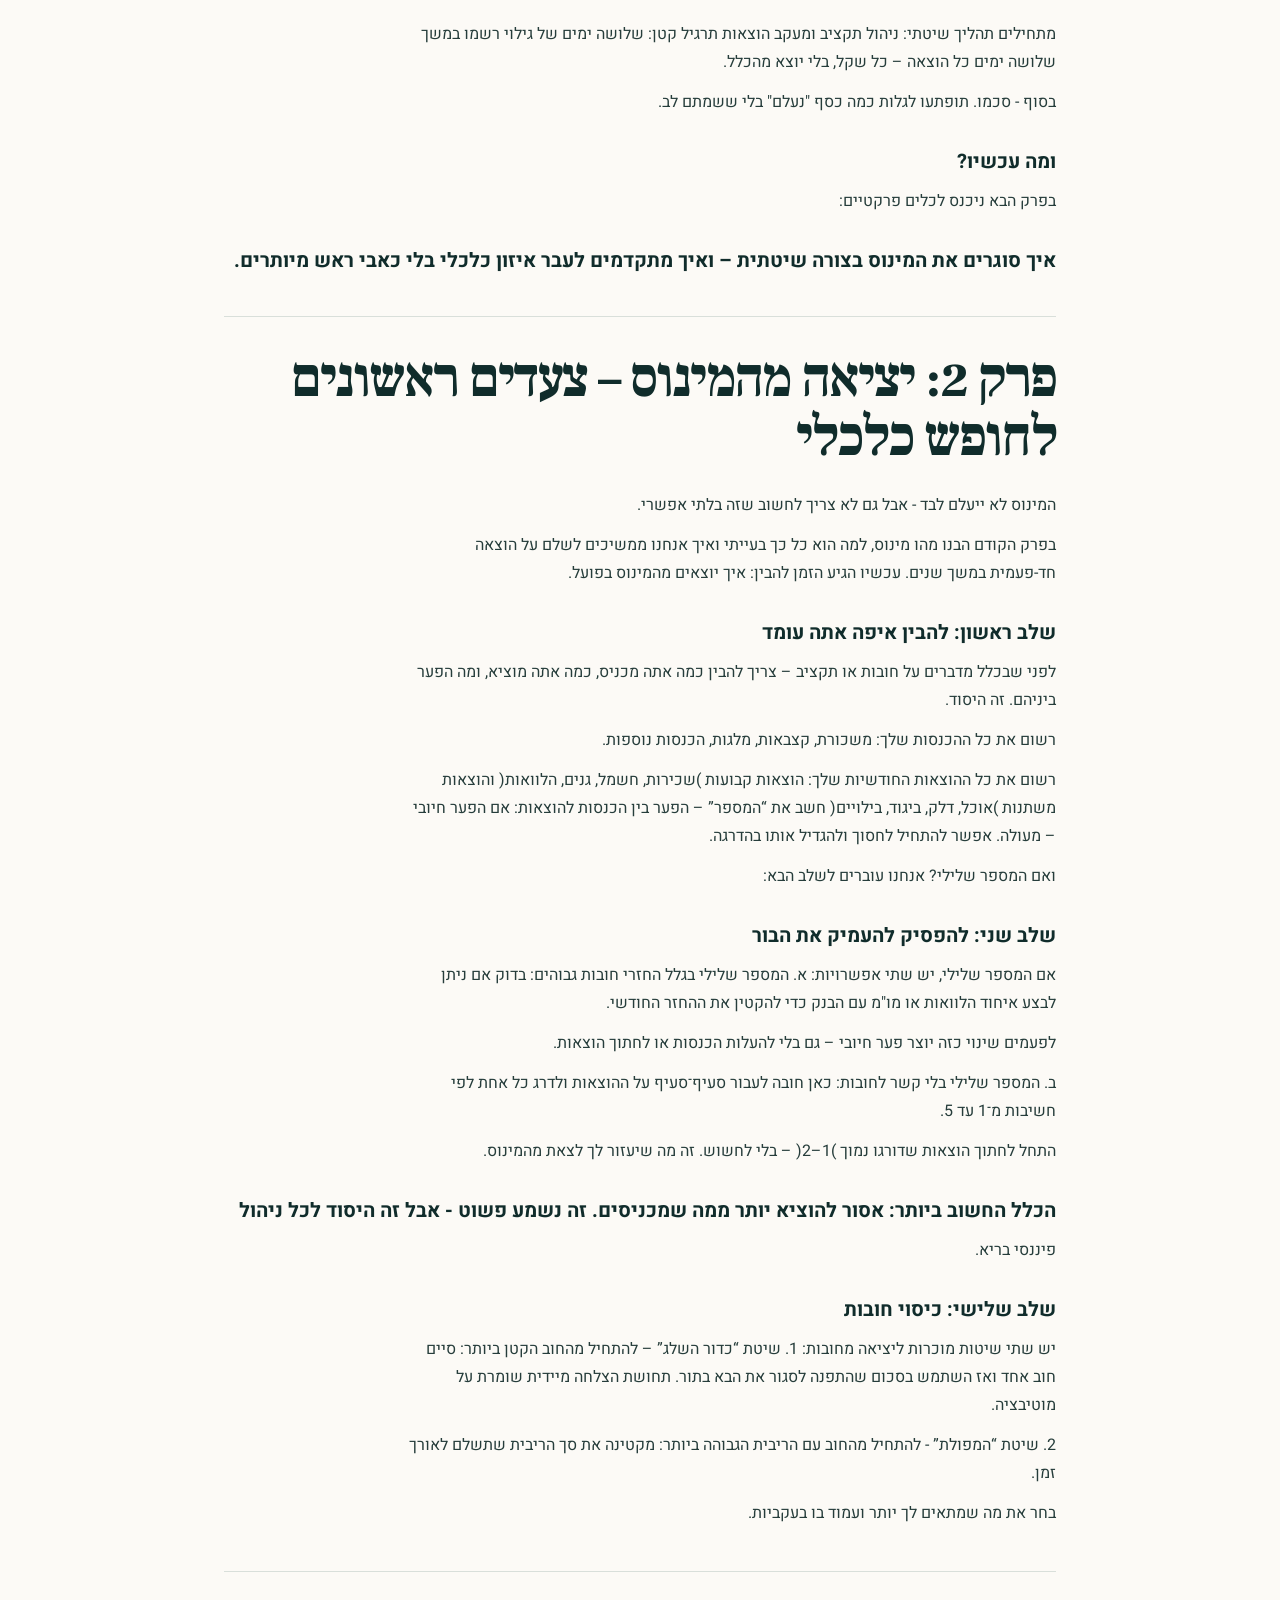
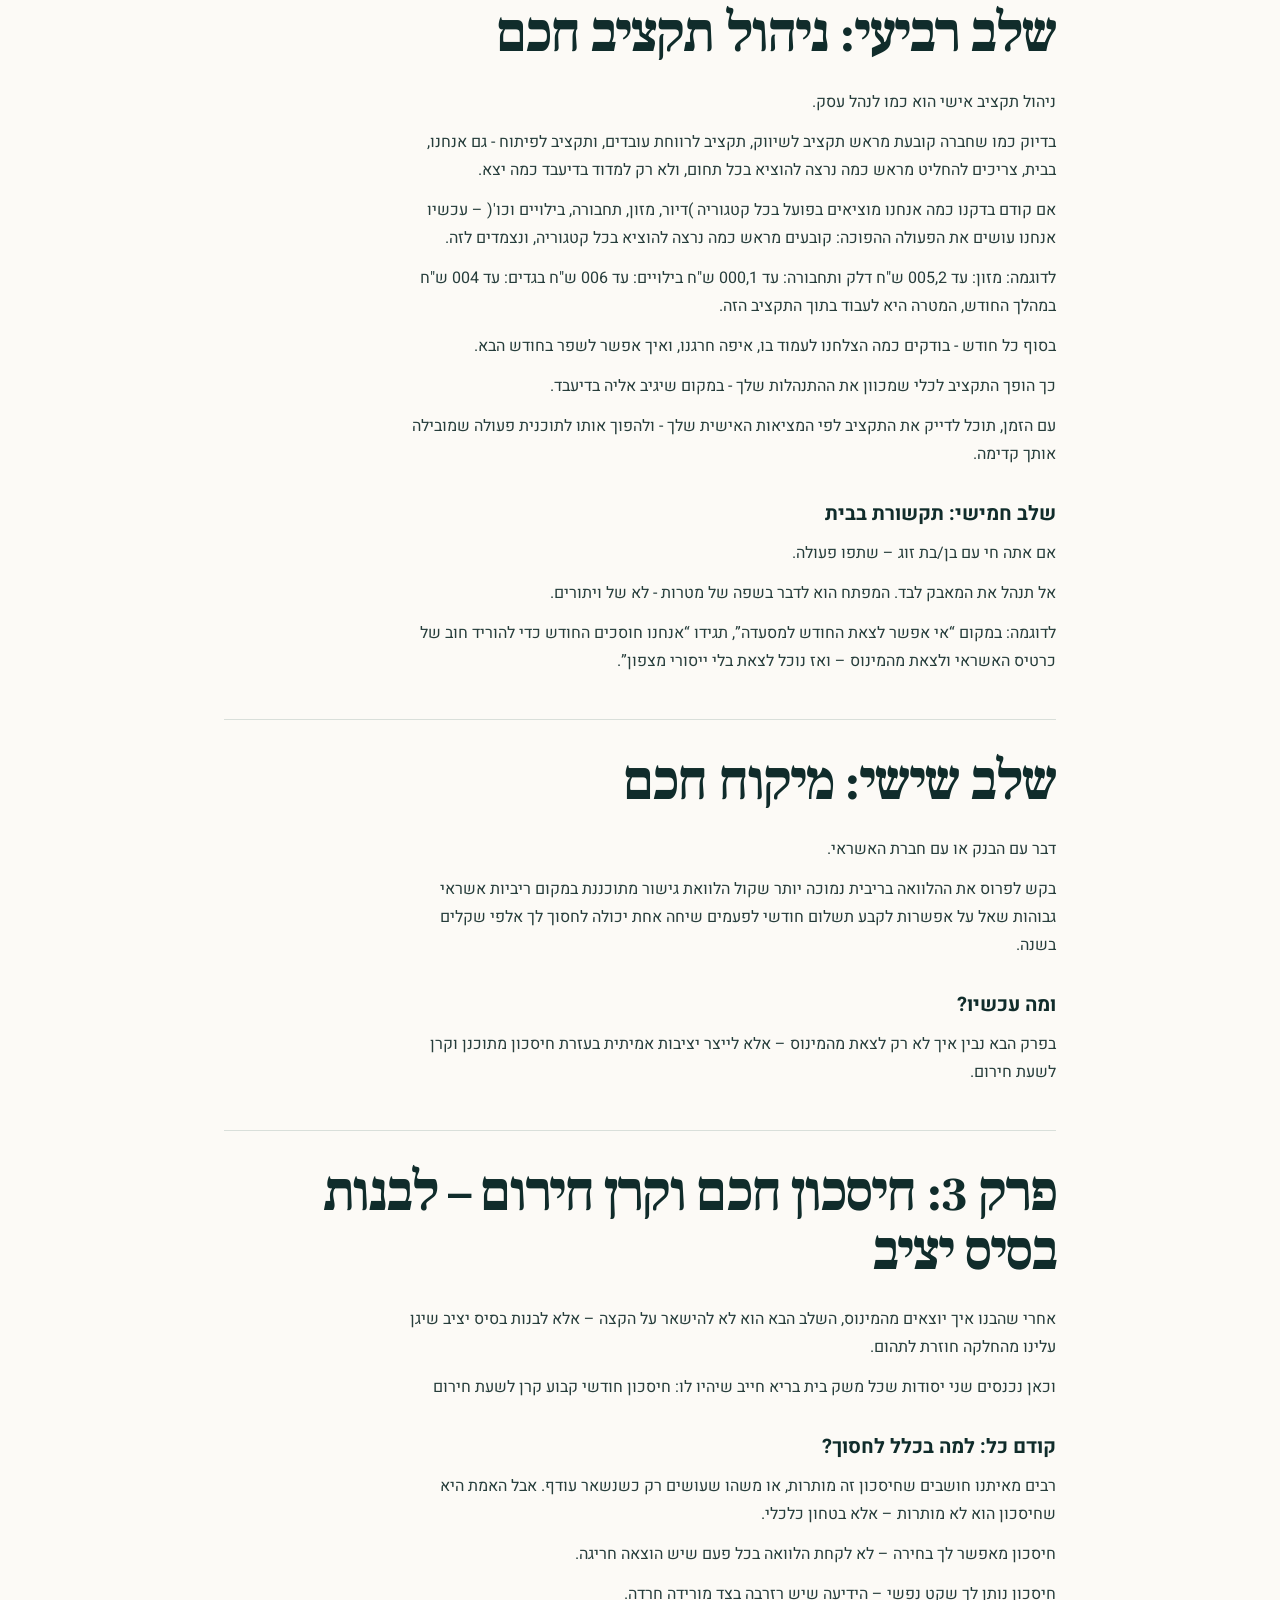
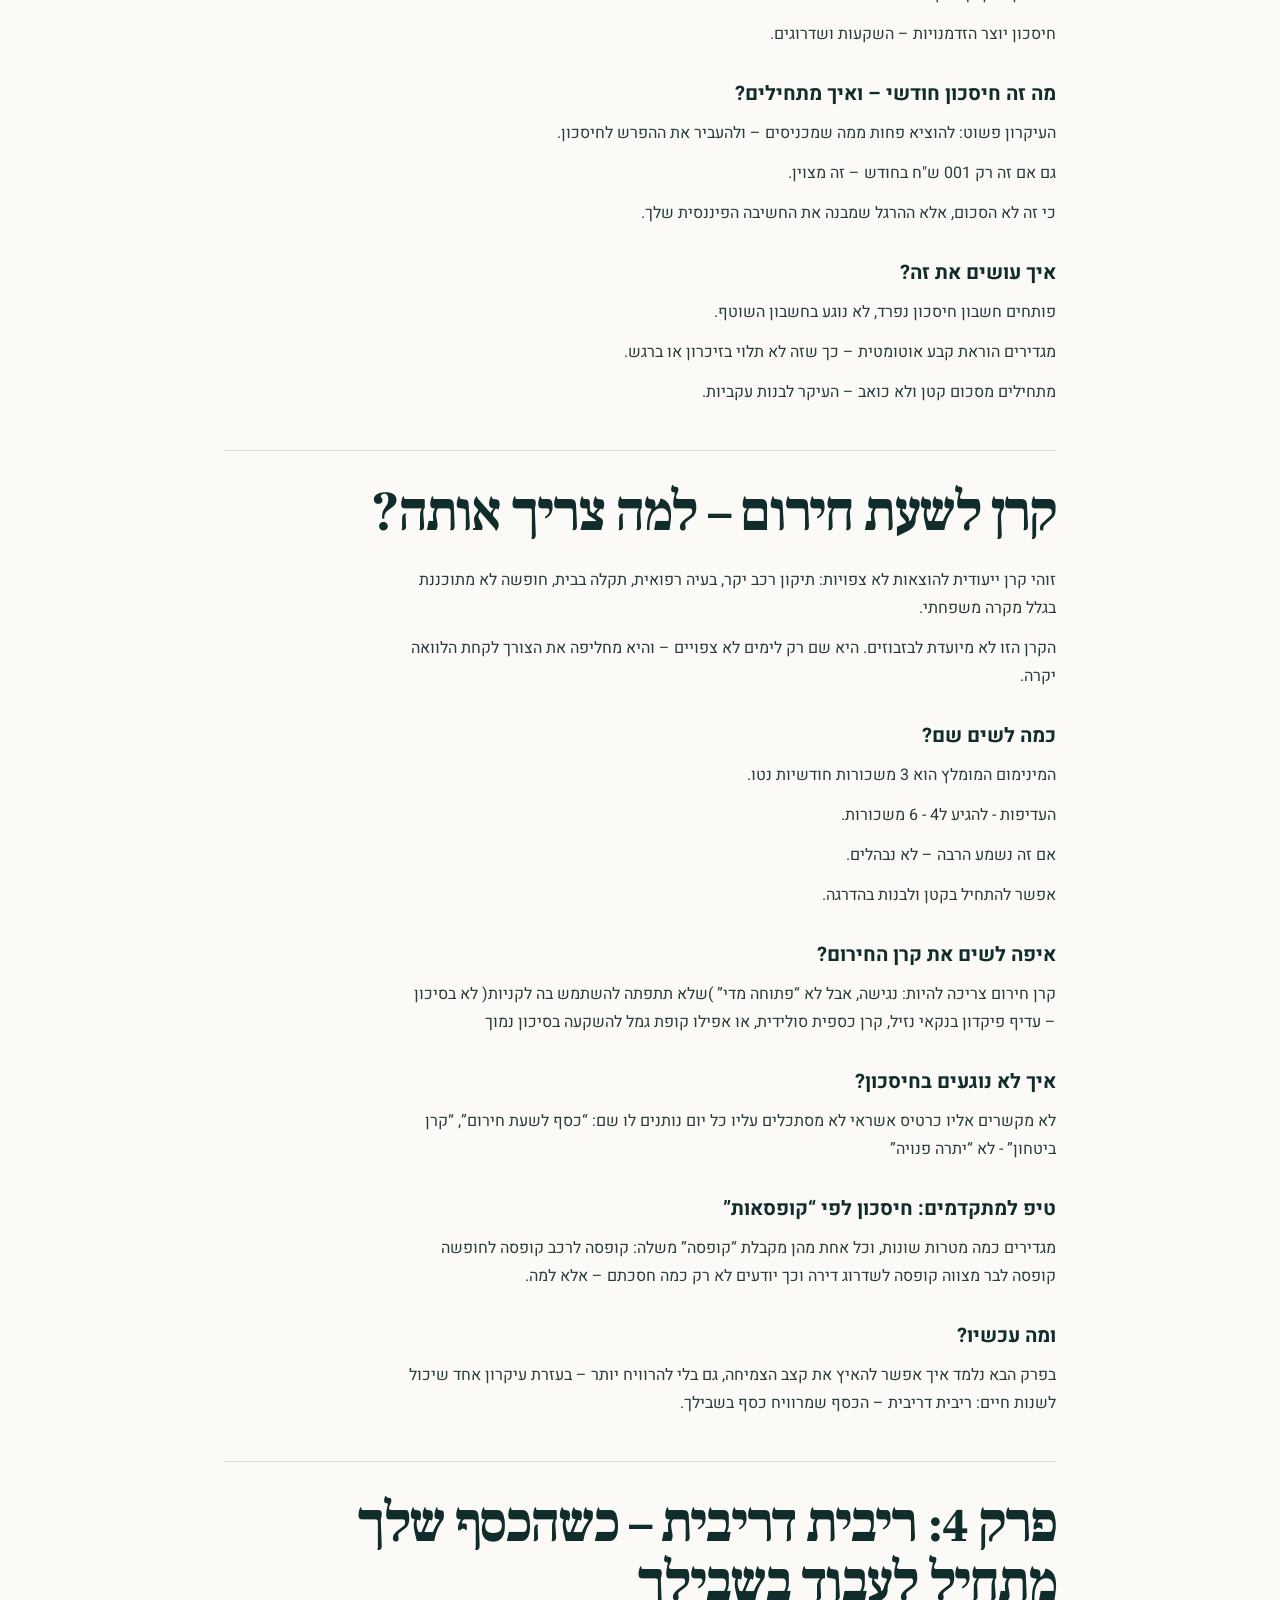
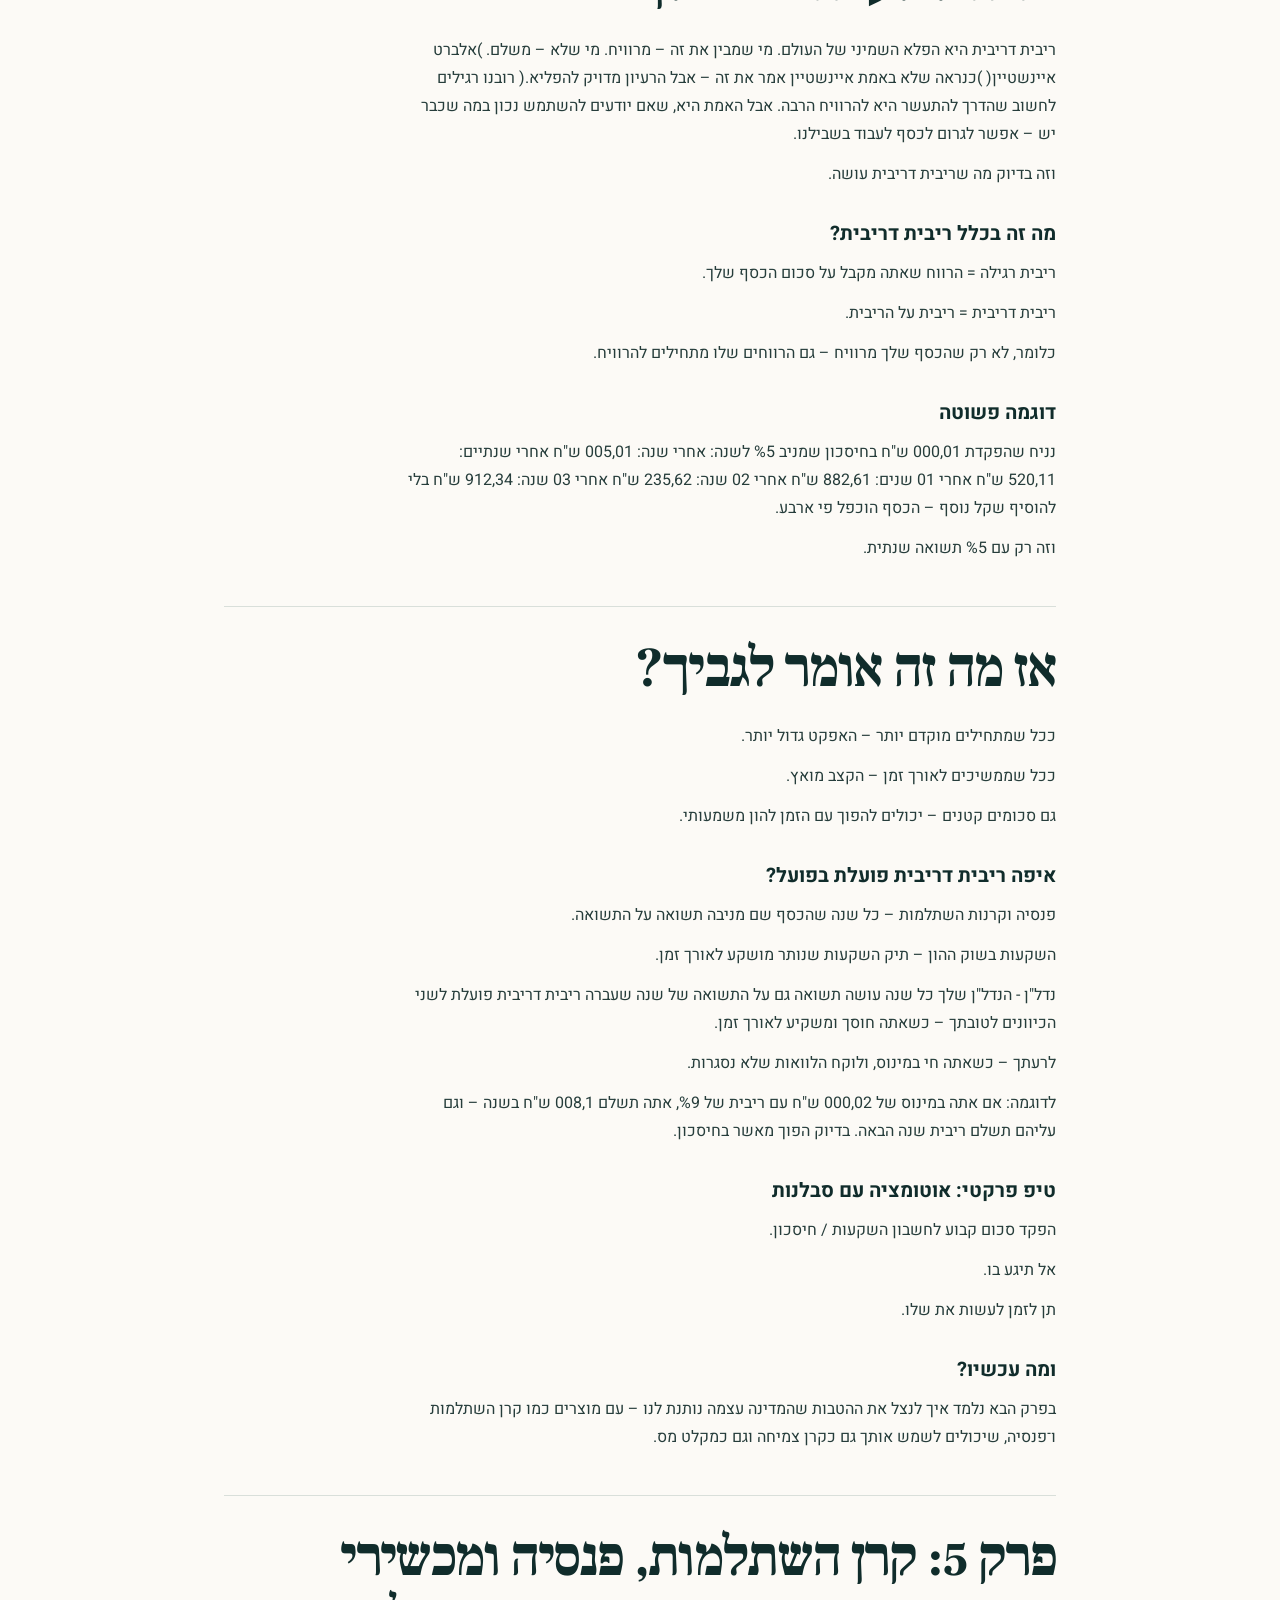
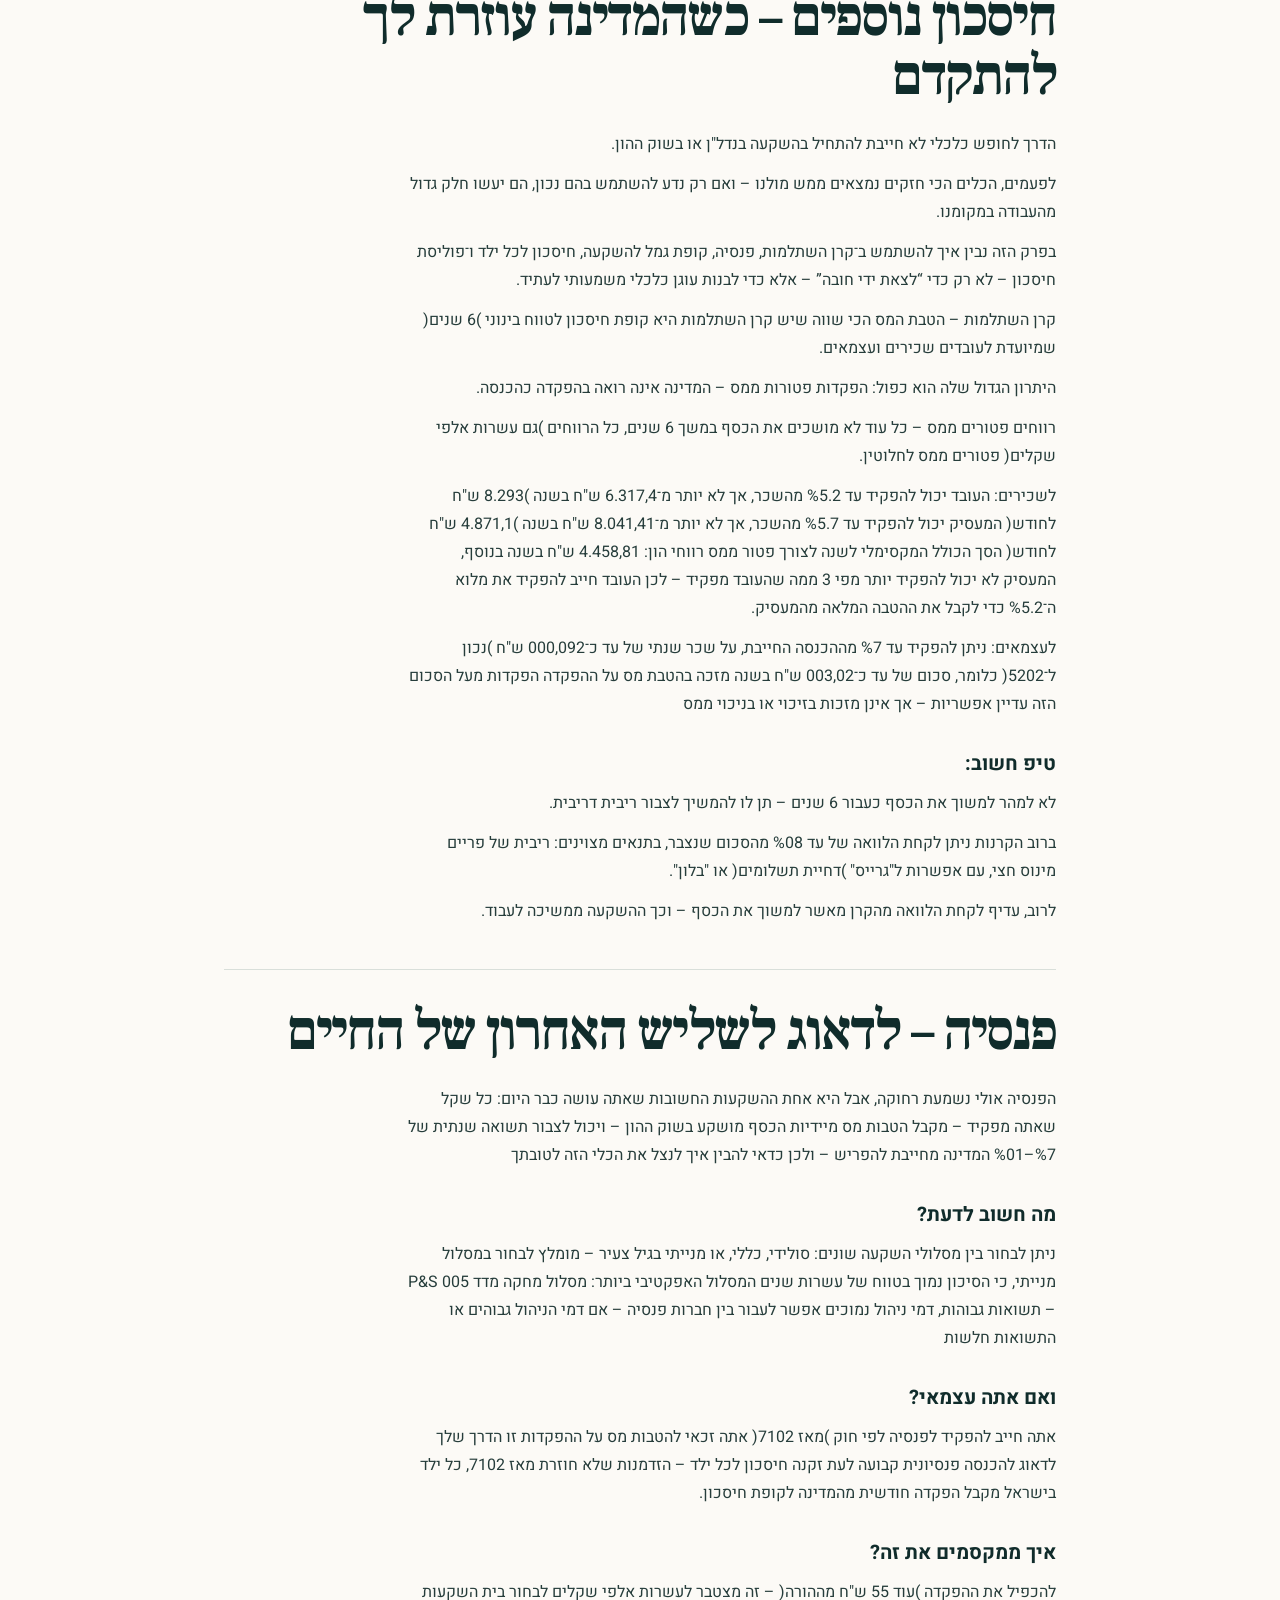
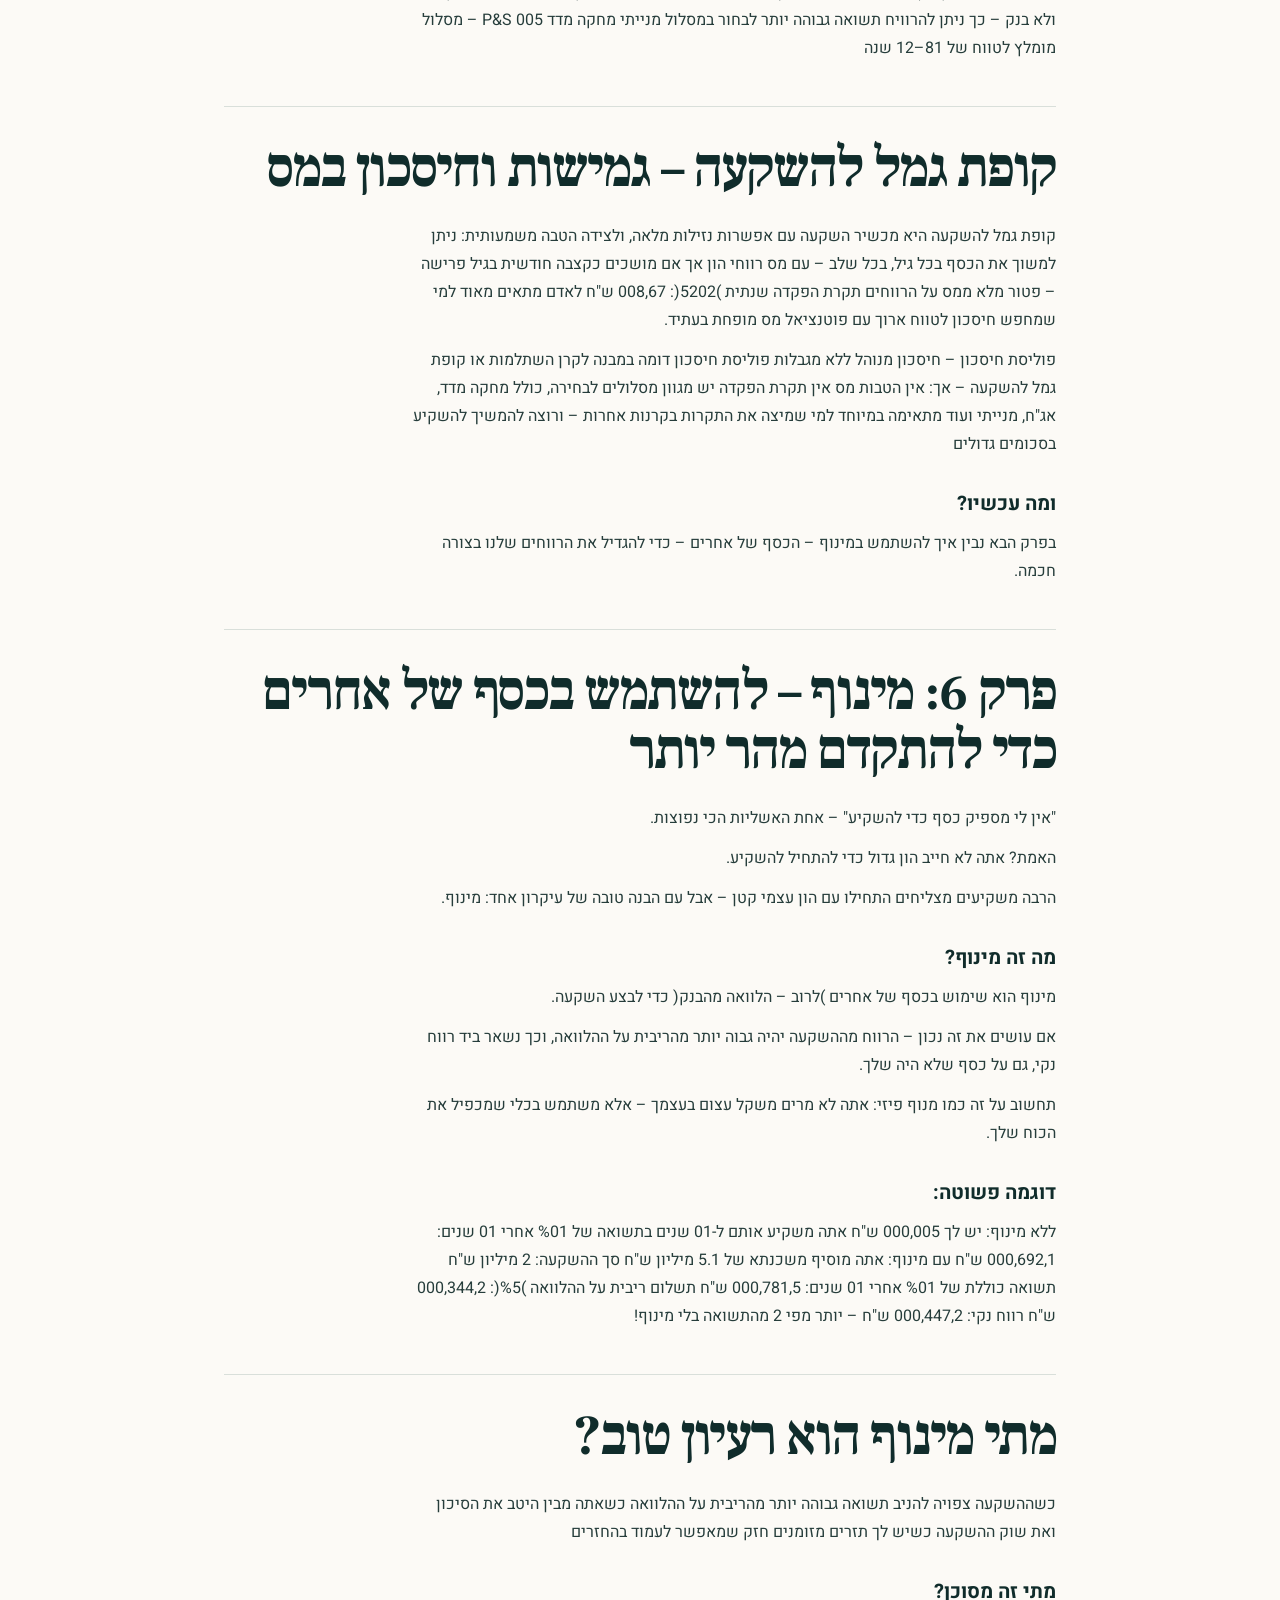
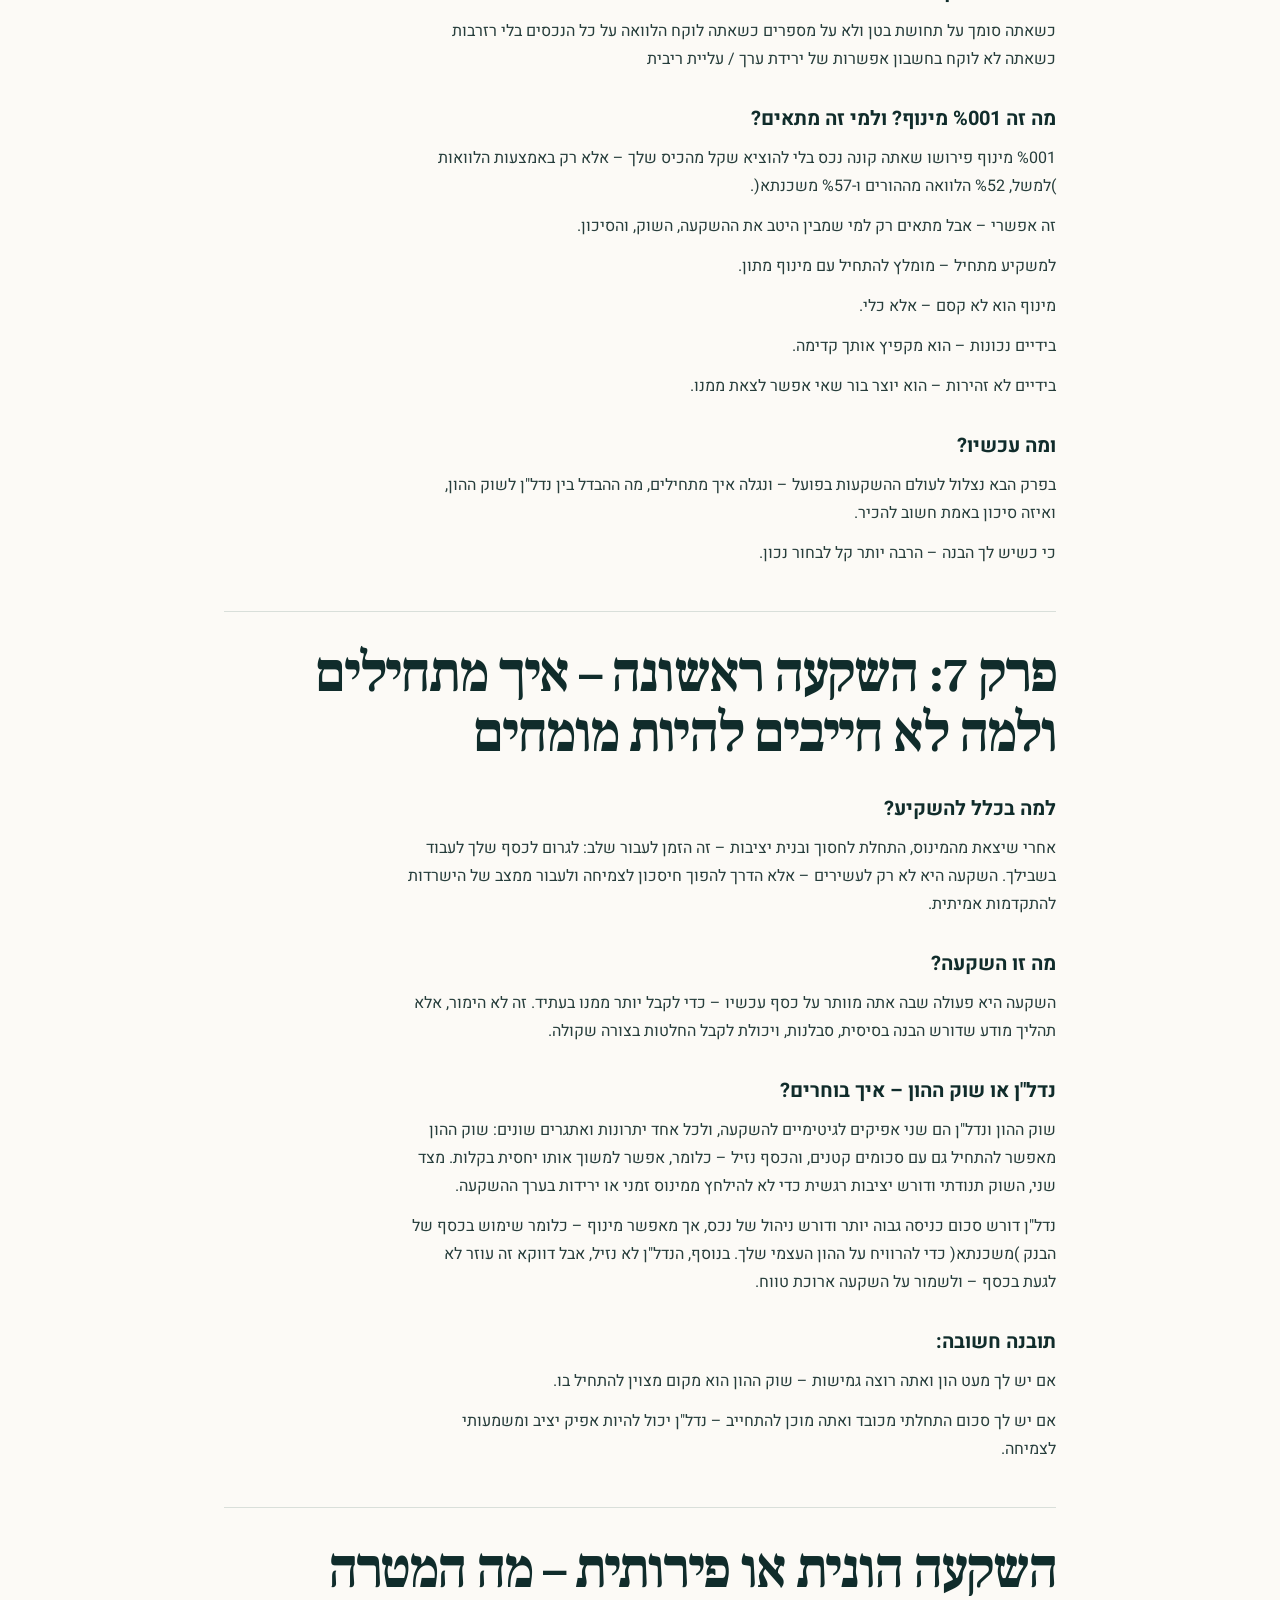
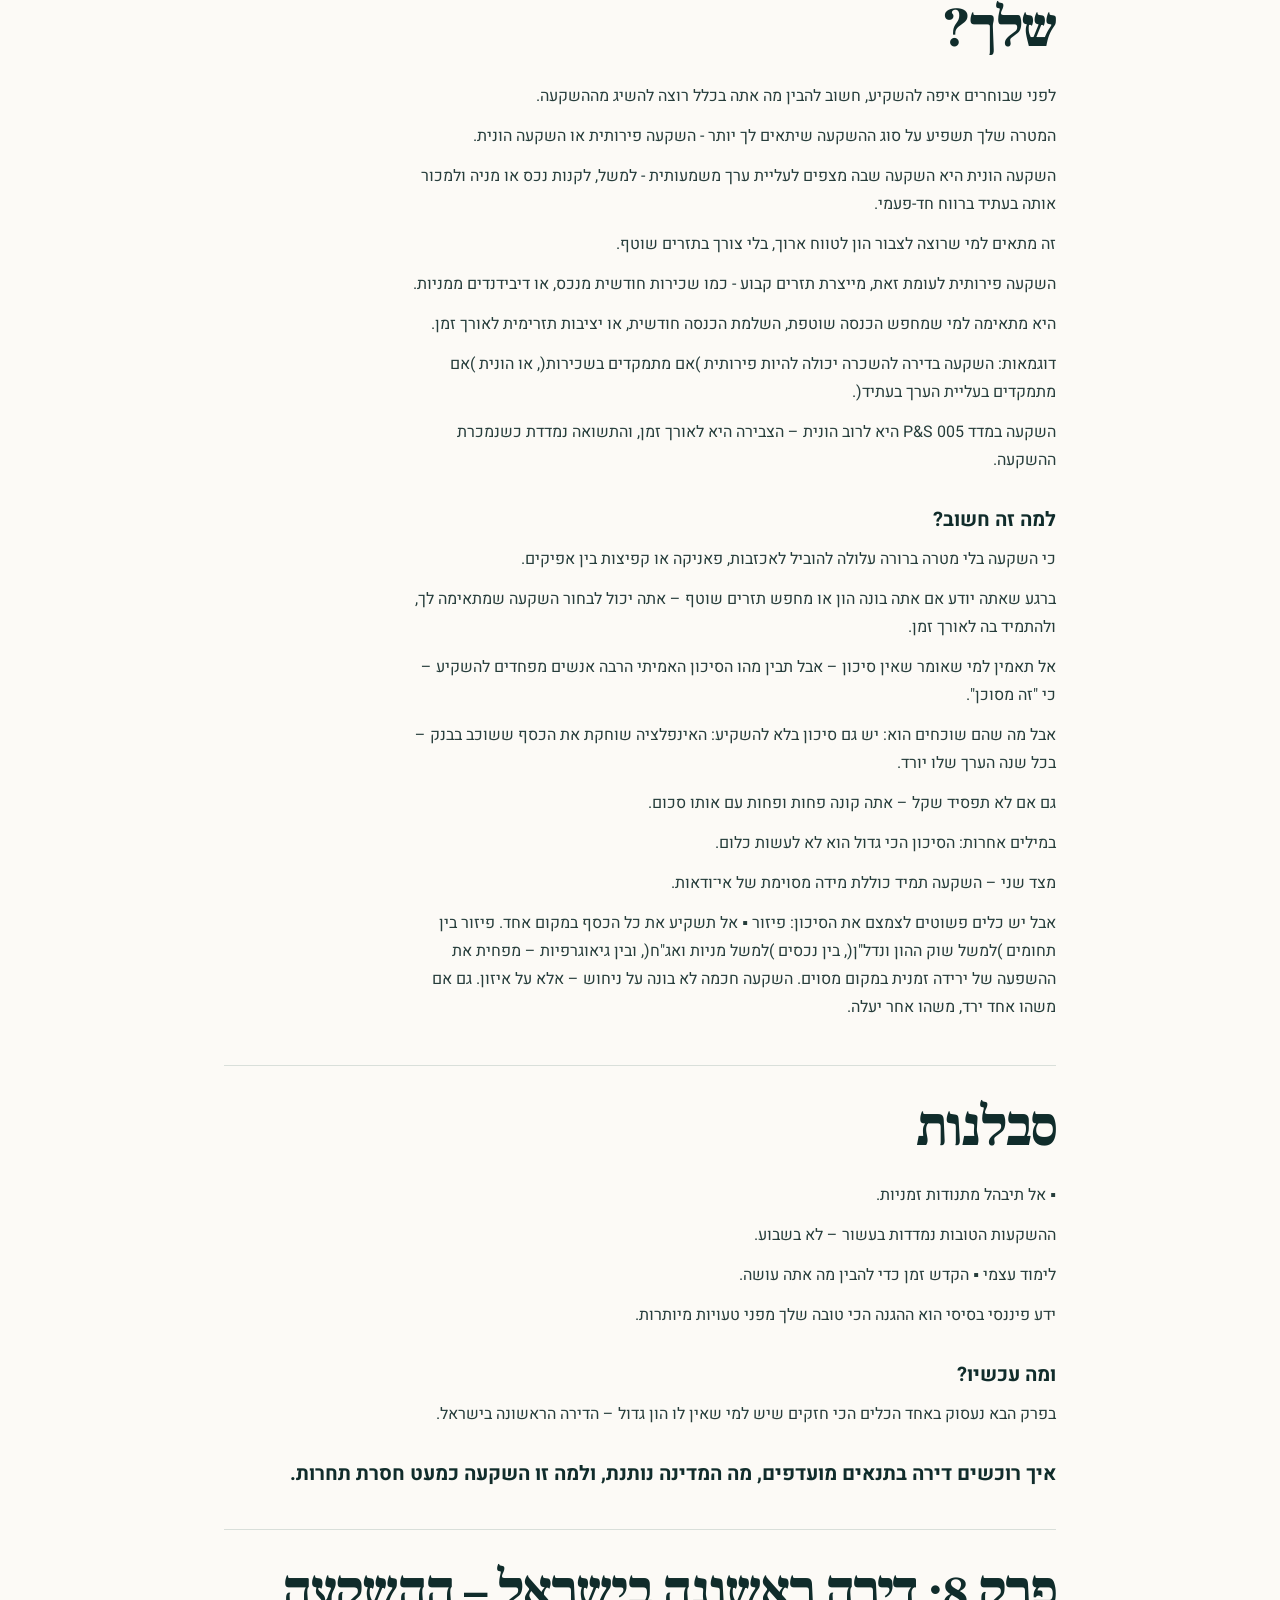
<file: guide.html>
<!doctype html>
<html lang="he" dir="rtl">
<head>
  <meta charset="utf-8">
  <meta name="viewport" content="width=device-width, initial-scale=1">
  <title>המדריך למשקיע המתחיל | מאיר כהן</title>
  <meta name="description" content="גרסת HTML נגישה של המדריך למשקיע המתחיל מאת מאיר כהן.">
  <link rel="preconnect" href="https://fonts.googleapis.com">
  <link rel="preconnect" href="https://fonts.gstatic.com" crossorigin>
  <link href="https://fonts.googleapis.com/css2?family=Frank+Ruhl+Libre:wght@500;600;700&family=Heebo:wght@400;500;600;700&display=swap" rel="stylesheet">
  <link rel="stylesheet" href="css/style.css">
  <style>
    .guide-page{padding-block:7rem 4rem}.guide-layout{max-width:52rem;margin-inline:auto}.guide-intro{padding:2rem;border:1px solid var(--sage);border-radius:1rem;background:var(--paper)}.guide-toc{margin-block:2rem;padding:1.5rem 2rem;background:var(--forest-soft);border-radius:1rem}.guide-toc ol{padding-inline-start:1.5rem}.guide-content section{padding-block:2rem;border-block-end:1px solid var(--line)}.guide-content h2{margin-block:0 1.5rem}.guide-content h3{margin-block:2rem .65rem}.guide-content p{max-width:72ch;margin-block:.75rem}.guide-disclaimer{padding:1rem 1.25rem;border-inline-start:4px solid var(--sage);background:var(--forest-soft)}
  </style>
</head>
<body>
  <a class="skip-link" href="#guide-content">דילוג לתוכן המדריך</a>
  <header class="site-header"><div class="container nav-wrap"><a class="brand" href="index.html" aria-label="מאיר כהן — דף הבית">מאיר כהן</a><nav aria-label="ניווט ראשי"><a href="index.html">דף הבית</a><a href="blog.html">ידע וכלים</a><a href="calculators.html">מחשבונים</a></nav></div></header>
  <main class="guide-page"><article class="container guide-layout" id="guide-content">
    <p class="eyebrow">גרסה נגישה</p><h1>המדריך למשקיע המתחיל</h1>
    <div class="guide-intro"><p>זוהי גרסת HTML נגישה של המדריך. אפשר לנווט בה באמצעות כותרות, מקלדת וקורא מסך.</p><p class="guide-disclaimer">המידע כללי ואינו תחליף לייעוץ פיננסי, משפטי או מס אישי. ריביות, תקרות והוראות עשויות להשתנות.</p></div>
    <nav class="guide-toc" aria-label="תוכן העניינים"><h2>תוכן העניינים</h2><ol>
      <li><a href="#chapter-3">למה כתבתי את המדריך</a></li>
      <li><a href="#chapter-4">פרק 1: בעיית המינוס - איך נקלענו לזה ואיך יוצאים מזה</a></li>
      <li><a href="#chapter-5">איך יוצאים מהמינוס?</a></li>
      <li><a href="#chapter-6">פרק 2: יציאה מהמינוס – צעדים ראשונים לחופש כלכלי</a></li>
      <li><a href="#chapter-7">שלב רביעי: ניהול תקציב חכם</a></li>
      <li><a href="#chapter-8">שלב שישי: מיקוח חכם</a></li>
      <li><a href="#chapter-9">פרק 3: חיסכון חכם וקרן חירום – לבנות בסיס יציב</a></li>
      <li><a href="#chapter-10">קרן לשעת חירום – למה צריך אותה?</a></li>
      <li><a href="#chapter-11">פרק 4: ריבית דריבית – כשהכסף שלך מתחיל לעבוד בשבילך</a></li>
      <li><a href="#chapter-12">אז מה זה אומר לגביך?</a></li>
      <li><a href="#chapter-13">פרק 5: קרן השתלמות, פנסיה ומכשירי חיסכון נוספים – כשהמדינה עוזרת לך להתקדם</a></li>
      <li><a href="#chapter-14">פנסיה – לדאוג לשליש האחרון של החיים</a></li>
      <li><a href="#chapter-15">קופת גמל להשקעה – גמישות וחיסכון במס</a></li>
      <li><a href="#chapter-16">פרק 6: מינוף – להשתמש בכסף של אחרים כדי להתקדם מהר יותר</a></li>
      <li><a href="#chapter-17">מתי מינוף הוא רעיון טוב?</a></li>
      <li><a href="#chapter-18">פרק 7: השקעה ראשונה – איך מתחילים ולמה לא חייבים להיות מומחים</a></li>
      <li><a href="#chapter-19">השקעה הונית או פירותית – מה המטרה שלך?</a></li>
      <li><a href="#chapter-20">סבלנות</a></li>
      <li><a href="#chapter-21">פרק 8: דירה ראשונה בישראל – ההשקעה שהמדינה רוצה שתעשה</a></li>
      <li><a href="#chapter-22">מה צריך לבדוק לפני שקונים?</a></li>
      <li><a href="#chapter-23">פרק 9: טעויות כלכליות נפוצות – ומה לעשות אחרת</a></li>
      <li><a href="#chapter-24">טעות 6: לחכות שיהיה “יותר כסף” כדי להתחיל</a></li>
      <li><a href="#chapter-25">פרק 01: המסלול לעצמאות כלכלית – שלבים, עקרונות, והשלב הבא שלך</a></li>
      <li><a href="#chapter-26">שלב 5: להתחיל להשקיע</a></li>
    </ol></nav>
    <div class="guide-content">
      <section aria-labelledby="chapter-3">
        <h2 id="chapter-3">למה כתבתי את המדריך</h2>
        <p>אני מאמין שהמפתח לשלווה אמיתית עובר דרך יציבות כלכלית.</p>
        <p>מצב כלכלי מאוזן לא נועד רק לשקט הנפשי, אלא גם כבסיס לצמיחה, חופש ובחירה.</p>
        <p>כל אחד ואחת יכולים לשפר את המצב הכלכלי, להשתחרר מחובות ולבנות עתיד בטוח - לא בעזרת קסמים או קיצורי דרך, אלא דרך הבנה, תכנון, משמעת ופעולה נכונה.</p>
        <p>מי שפועל מתוך הבנה ולא מתוך פחד או בלבול, מרוויח יותר שליטה וביטחון. לכן כתבתי את המדריך בשפה ברורה, שיטתית וישימה.</p>
        <p>המטרה היא לעזור לך לקבל החלטות טובות יותר, להימנע מטעויות נפוצות ולהבין איך הכסף יכול לשרת את המטרות שלך.</p>
        <p>אני מקווה שיהיו כאן כלים שיעזרו לך להתחיל - ובעיקר אמונה בכך ששינוי הוא אפשרי.</p>
        <p>מאיר כהן ייעוץ ותכנון פיננסי</p>
      </section>
      <section aria-labelledby="chapter-4">
        <h2 id="chapter-4">פרק 1: בעיית המינוס - איך נקלענו לזה ואיך יוצאים מזה</h2>
        <h3>מה זה בעצם &quot;מינוס&quot;?</h3>
        <p>המונח “מינוס” מתאר מצב שבו אנחנו מוציאים יותר כסף ממה שיש לנו בפועל. הבנק מאפשר לנו לחרוג ממסגרת החשבון – ולמעשה נותן לנו הלוואה יומיומית בלי לבקש מאיתנו לחתום עליה בכל פעם מחדש.</p>
        <p>על פניו, זה נוח. בפועל, זו אחת הדרכים היקרות ביותר ללוות כסף.</p>
        <p>ריבית על המינוס נעה סביב %7–%21 בשנה – והרבה פעמים אנחנו לא שמים לב כמה זה עולה לנו לאורך זמן.</p>
        <p>ובניגוד להלוואה רגילה שיש לה מועד סיום – המינוס לא נגמר אף פעם, אלא אם מחליטים לצאת ממנו.</p>
        <h3>אז למה אנחנו ממשיכים להישאר במינוס?</h3>
        <p>כי התרגלנו.</p>
        <p>המינוס הפך לדרך חיים. אנחנו מתחילים את החודש כשאנחנו כבר חייבים כסף, ומקווים שהמשכורת “תכסה” את זה.</p>
        <p>כי הבנק לא אומר כלום.</p>
        <p>להפך - הוא מגדיל את המסגרת, מציע הלוואות “ללא מאמץ”, והכל נראה תקין.</p>
        <p>כי אנחנו לא מרגישים את ההוצאה.</p>
        <p>הכסף יוצא מהאשראי, ההוראות יורדות לבד - וכשאין מעקב, אין שליטה.</p>
        <h3>אשליית המינוס – למה זו בעצם אשליה?</h3>
        <p>כאן נכנסת הבעיה האמיתית: רוב האנשים שנמצאים במינוס נהנו ממנו רק פעם אחת - כשהם קנו משהו גדול, יצאו לחופשה, שיפצו את הבית או התפנקו ברכב חדש.</p>
        <p>אבל ההנאה ההיא חלפה - והחוב נשאר.</p>
        <p>אנחנו ממשיכים לשלם עליו ריבית כל חודש - בלי ליהנות שוב ממה שקנינו.</p>
      </section>
      <section aria-labelledby="chapter-5">
        <h2 id="chapter-5">איך יוצאים מהמינוס?</h2>
        <p>לא במכה. אבל כן בצעדים ברורים: מפסיקים להתעלם: מתחילים להסתכל באמת על המספרים - לא רק על “כמה נכנס” אלא גם על “כמה יוצא”.</p>
        <p>יוצרים בהירות: רשימת חובות, מסגרת אשראי, הלוואות - הכל כתוב מול העיניים.</p>
        <p>שמים גבול: מחליטים לא להיכנס יותר לעוד מינוס - גם במחיר של צמצום זמני.</p>
        <p>מתחילים תהליך שיטתי: ניהול תקציב ומעקב הוצאות תרגיל קטן: שלושה ימים של גילוי רשמו במשך שלושה ימים כל הוצאה – כל שקל, בלי יוצא מהכלל.</p>
        <p>בסוף - סכמו. תופתעו לגלות כמה כסף &quot;נעלם&quot; בלי ששמתם לב.</p>
        <h3>ומה עכשיו?</h3>
        <p>בפרק הבא ניכנס לכלים פרקטיים:</p>
        <h3>איך סוגרים את המינוס בצורה שיטתית – ואיך מתקדמים לעבר איזון כלכלי בלי כאבי ראש מיותרים.</h3>
      </section>
      <section aria-labelledby="chapter-6">
        <h2 id="chapter-6">פרק 2: יציאה מהמינוס – צעדים ראשונים לחופש כלכלי</h2>
        <p>המינוס לא ייעלם לבד - אבל גם לא צריך לחשוב שזה בלתי אפשרי.</p>
        <p>בפרק הקודם הבנו מהו מינוס, למה הוא כל כך בעייתי ואיך אנחנו ממשיכים לשלם על הוצאה חד-פעמית במשך שנים. עכשיו הגיע הזמן להבין: איך יוצאים מהמינוס בפועל.</p>
        <h3>שלב ראשון: להבין איפה אתה עומד</h3>
        <p>לפני שבכלל מדברים על חובות או תקציב – צריך להבין כמה אתה מכניס, כמה אתה מוציא, ומה הפער ביניהם. זה היסוד.</p>
        <p>רשום את כל ההכנסות שלך: משכורת, קצבאות, מלגות, הכנסות נוספות.</p>
        <p>רשום את כל ההוצאות החודשיות שלך: הוצאות קבועות )שכירות, חשמל, גנים, הלוואות( והוצאות משתנות )אוכל, דלק, ביגוד, בילויים( חשב את “המספר” – הפער בין הכנסות להוצאות: אם הפער חיובי – מעולה. אפשר להתחיל לחסוך ולהגדיל אותו בהדרגה.</p>
        <p>ואם המספר שלילי? אנחנו עוברים לשלב הבא:</p>
        <h3>שלב שני: להפסיק להעמיק את הבור</h3>
        <p>אם המספר שלילי, יש שתי אפשרויות: א. המספר שלילי בגלל החזרי חובות גבוהים: בדוק אם ניתן לבצע איחוד הלוואות או מו&quot;מ עם הבנק כדי להקטין את ההחזר החודשי.</p>
        <p>לפעמים שינוי כזה יוצר פער חיובי – גם בלי להעלות הכנסות או לחתוך הוצאות.</p>
        <p>ב. המספר שלילי בלי קשר לחובות: כאן חובה לעבור סעיף־סעיף על ההוצאות ולדרג כל אחת לפי חשיבות מ־1 עד 5.</p>
        <p>התחל לחתוך הוצאות שדורגו נמוך )1–2( – בלי לחשוש. זה מה שיעזור לך לצאת מהמינוס.</p>
        <h3>הכלל החשוב ביותר: אסור להוציא יותר ממה שמכניסים. זה נשמע פשוט - אבל זה היסוד לכל ניהול</h3>
        <p>פיננסי בריא.</p>
        <h3>שלב שלישי: כיסוי חובות</h3>
        <p>יש שתי שיטות מוכרות ליציאה מחובות: 1. שיטת “כדור השלג” – להתחיל מהחוב הקטן ביותר: סיים חוב אחד ואז השתמש בסכום שהתפנה לסגור את הבא בתור. תחושת הצלחה מיידית שומרת על מוטיבציה.</p>
        <p>2. שיטת “המפולת” - להתחיל מהחוב עם הריבית הגבוהה ביותר: מקטינה את סך הריבית שתשלם לאורך זמן.</p>
        <p>בחר את מה שמתאים לך יותר ועמוד בו בעקביות.</p>
      </section>
      <section aria-labelledby="chapter-7">
        <h2 id="chapter-7">שלב רביעי: ניהול תקציב חכם</h2>
        <p>ניהול תקציב אישי הוא כמו לנהל עסק.</p>
        <p>בדיוק כמו שחברה קובעת מראש תקציב לשיווק, תקציב לרווחת עובדים, ותקציב לפיתוח - גם אנחנו, בבית, צריכים להחליט מראש כמה נרצה להוציא בכל תחום, ולא רק למדוד בדיעבד כמה יצא.</p>
        <p>אם קודם בדקנו כמה אנחנו מוציאים בפועל בכל קטגוריה )דיור, מזון, תחבורה, בילויים וכו&#x27;( – עכשיו אנחנו עושים את הפעולה ההפוכה: קובעים מראש כמה נרצה להוציא בכל קטגוריה, ונצמדים לזה.</p>
        <p>לדוגמה: מזון: עד 005,2 ש&quot;ח דלק ותחבורה: עד 000,1 ש&quot;ח בילויים: עד 006 ש&quot;ח בגדים: עד 004 ש&quot;ח במהלך החודש, המטרה היא לעבוד בתוך התקציב הזה.</p>
        <p>בסוף כל חודש - בודקים כמה הצלחנו לעמוד בו, איפה חרגנו, ואיך אפשר לשפר בחודש הבא.</p>
        <p>כך הופך התקציב לכלי שמכוון את ההתנהלות שלך - במקום שיגיב אליה בדיעבד.</p>
        <p>עם הזמן, תוכל לדייק את התקציב לפי המציאות האישית שלך - ולהפוך אותו לתוכנית פעולה שמובילה אותך קדימה.</p>
        <h3>שלב חמישי: תקשורת בבית</h3>
        <p>אם אתה חי עם בן/בת זוג – שתפו פעולה.</p>
        <p>אל תנהל את המאבק לבד. המפתח הוא לדבר בשפה של מטרות - לא של ויתורים.</p>
        <p>לדוגמה: במקום “אי אפשר לצאת החודש למסעדה”, תגידו “אנחנו חוסכים החודש כדי להוריד חוב של כרטיס האשראי ולצאת מהמינוס – ואז נוכל לצאת בלי ייסורי מצפון”.</p>
      </section>
      <section aria-labelledby="chapter-8">
        <h2 id="chapter-8">שלב שישי: מיקוח חכם</h2>
        <p>דבר עם הבנק או עם חברת האשראי.</p>
        <p>בקש לפרוס את ההלוואה בריבית נמוכה יותר שקול הלוואת גישור מתוכננת במקום ריביות אשראי גבוהות שאל על אפשרות לקבע תשלום חודשי לפעמים שיחה אחת יכולה לחסוך לך אלפי שקלים בשנה.</p>
        <h3>ומה עכשיו?</h3>
        <p>בפרק הבא נבין איך לא רק לצאת מהמינוס – אלא לייצר יציבות אמיתית בעזרת חיסכון מתוכנן וקרן לשעת חירום.</p>
      </section>
      <section aria-labelledby="chapter-9">
        <h2 id="chapter-9">פרק 3: חיסכון חכם וקרן חירום – לבנות בסיס יציב</h2>
        <p>אחרי שהבנו איך יוצאים מהמינוס, השלב הבא הוא לא להישאר על הקצה – אלא לבנות בסיס יציב שיגן עלינו מהחלקה חוזרת לתהום.</p>
        <p>וכאן נכנסים שני יסודות שכל משק בית בריא חייב שיהיו לו: חיסכון חודשי קבוע קרן לשעת חירום</p>
        <h3>קודם כל: למה בכלל לחסוך?</h3>
        <p>רבים מאיתנו חושבים שחיסכון זה מותרות, או משהו שעושים רק כשנשאר עודף. אבל האמת היא שחיסכון הוא לא מותרות – אלא בטחון כלכלי.</p>
        <p>חיסכון מאפשר לך בחירה – לא לקחת הלוואה בכל פעם שיש הוצאה חריגה.</p>
        <p>חיסכון נותן לך שקט נפשי – הידיעה שיש רזרבה בצד מורידה חרדה.</p>
        <p>חיסכון יוצר הזדמנויות – השקעות ושדרוגים.</p>
        <h3>מה זה חיסכון חודשי – ואיך מתחילים?</h3>
        <p>העיקרון פשוט: להוציא פחות ממה שמכניסים – ולהעביר את ההפרש לחיסכון.</p>
        <p>גם אם זה רק 001 ש&quot;ח בחודש – זה מצוין.</p>
        <p>כי זה לא הסכום, אלא ההרגל שמבנה את החשיבה הפיננסית שלך.</p>
        <h3>איך עושים את זה?</h3>
        <p>פותחים חשבון חיסכון נפרד, לא נוגע בחשבון השוטף.</p>
        <p>מגדירים הוראת קבע אוטומטית – כך שזה לא תלוי בזיכרון או ברגש.</p>
        <p>מתחילים מסכום קטן ולא כואב – העיקר לבנות עקביות.</p>
      </section>
      <section aria-labelledby="chapter-10">
        <h2 id="chapter-10">קרן לשעת חירום – למה צריך אותה?</h2>
        <p>זוהי קרן ייעודית להוצאות לא צפויות: תיקון רכב יקר, בעיה רפואית, תקלה בבית, חופשה לא מתוכננת בגלל מקרה משפחתי.</p>
        <p>הקרן הזו לא מיועדת לבזבוזים. היא שם רק לימים לא צפויים – והיא מחליפה את הצורך לקחת הלוואה יקרה.</p>
        <h3>כמה לשים שם?</h3>
        <p>המינימום המומלץ הוא 3 משכורות חודשיות נטו.</p>
        <p>העדיפות - להגיע ל4 - 6 משכורות.</p>
        <p>אם זה נשמע הרבה – לא נבהלים.</p>
        <p>אפשר להתחיל בקטן ולבנות בהדרגה.</p>
        <h3>איפה לשים את קרן החירום?</h3>
        <p>קרן חירום צריכה להיות: נגישה, אבל לא “פתוחה מדי” )שלא תתפתה להשתמש בה לקניות( לא בסיכון – עדיף פיקדון בנקאי נזיל, קרן כספית סולידית, או אפילו קופת גמל להשקעה בסיכון נמוך</p>
        <h3>איך לא נוגעים בחיסכון?</h3>
        <p>לא מקשרים אליו כרטיס אשראי לא מסתכלים עליו כל יום נותנים לו שם: “כסף לשעת חירום”, “קרן ביטחון” - לא “יתרה פנויה”</p>
        <h3>טיפ למתקדמים: חיסכון לפי “קופסאות”</h3>
        <p>מגדירים כמה מטרות שונות, וכל אחת מהן מקבלת “קופסה” משלה: קופסה לרכב קופסה לחופשה קופסה לבר מצווה קופסה לשדרוג דירה וכך יודעים לא רק כמה חסכתם – אלא למה.</p>
        <h3>ומה עכשיו?</h3>
        <p>בפרק הבא נלמד איך אפשר להאיץ את קצב הצמיחה, גם בלי להרוויח יותר – בעזרת עיקרון אחד שיכול לשנות חיים: ריבית דריבית – הכסף שמרוויח כסף בשבילך.</p>
      </section>
      <section aria-labelledby="chapter-11">
        <h2 id="chapter-11">פרק 4: ריבית דריבית – כשהכסף שלך מתחיל לעבוד בשבילך</h2>
        <p>ריבית דריבית היא הפלא השמיני של העולם. מי שמבין את זה – מרוויח. מי שלא – משלם. )אלברט איינשטיין( )כנראה שלא באמת איינשטיין אמר את זה – אבל הרעיון מדויק להפליא.( רובנו רגילים לחשוב שהדרך להתעשר היא להרוויח הרבה. אבל האמת היא, שאם יודעים להשתמש נכון במה שכבר יש – אפשר לגרום לכסף לעבוד בשבילנו.</p>
        <p>וזה בדיוק מה שריבית דריבית עושה.</p>
        <h3>מה זה בכלל ריבית דריבית?</h3>
        <p>ריבית רגילה = הרווח שאתה מקבל על סכום הכסף שלך.</p>
        <p>ריבית דריבית = ריבית על הריבית.</p>
        <p>כלומר, לא רק שהכסף שלך מרוויח – גם הרווחים שלו מתחילים להרוויח.</p>
        <h3>דוגמה פשוטה</h3>
        <p>נניח שהפקדת 000,01 ש&quot;ח בחיסכון שמניב %5 לשנה: אחרי שנה: 005,01 ש&quot;ח אחרי שנתיים: 520,11 ש&quot;ח אחרי 01 שנים: 882,61 ש&quot;ח אחרי 02 שנה: 235,62 ש&quot;ח אחרי 03 שנה: 912,34 ש&quot;ח בלי להוסיף שקל נוסף – הכסף הוכפל פי ארבע.</p>
        <p>וזה רק עם %5 תשואה שנתית.</p>
      </section>
      <section aria-labelledby="chapter-12">
        <h2 id="chapter-12">אז מה זה אומר לגביך?</h2>
        <p>ככל שמתחילים מוקדם יותר – האפקט גדול יותר.</p>
        <p>ככל שממשיכים לאורך זמן – הקצב מואץ.</p>
        <p>גם סכומים קטנים – יכולים להפוך עם הזמן להון משמעותי.</p>
        <h3>איפה ריבית דריבית פועלת בפועל?</h3>
        <p>פנסיה וקרנות השתלמות – כל שנה שהכסף שם מניבה תשואה על התשואה.</p>
        <p>השקעות בשוק ההון – תיק השקעות שנותר מושקע לאורך זמן.</p>
        <p>נדל&quot;ן - הנדל&quot;ן שלך כל שנה עושה תשואה גם על התשואה של שנה שעברה ריבית דריבית פועלת לשני הכיוונים לטובתך – כשאתה חוסך ומשקיע לאורך זמן.</p>
        <p>לרעתך – כשאתה חי במינוס, ולוקח הלוואות שלא נסגרות.</p>
        <p>לדוגמה: אם אתה במינוס של 000,02 ש&quot;ח עם ריבית של %9, אתה תשלם 008,1 ש&quot;ח בשנה – וגם עליהם תשלם ריבית שנה הבאה. בדיוק הפוך מאשר בחיסכון.</p>
        <h3>טיפ פרקטי: אוטומציה עם סבלנות</h3>
        <p>הפקד סכום קבוע לחשבון השקעות / חיסכון.</p>
        <p>אל תיגע בו.</p>
        <p>תן לזמן לעשות את שלו.</p>
        <h3>ומה עכשיו?</h3>
        <p>בפרק הבא נלמד איך לנצל את ההטבות שהמדינה עצמה נותנת לנו – עם מוצרים כמו קרן השתלמות ו־פנסיה, שיכולים לשמש אותך גם כקרן צמיחה וגם כמקלט מס.</p>
      </section>
      <section aria-labelledby="chapter-13">
        <h2 id="chapter-13">פרק 5: קרן השתלמות, פנסיה ומכשירי חיסכון נוספים – כשהמדינה עוזרת לך להתקדם</h2>
        <p>הדרך לחופש כלכלי לא חייבת להתחיל בהשקעה בנדל&quot;ן או בשוק ההון.</p>
        <p>לפעמים, הכלים הכי חזקים נמצאים ממש מולנו – ואם רק נדע להשתמש בהם נכון, הם יעשו חלק גדול מהעבודה במקומנו.</p>
        <p>בפרק הזה נבין איך להשתמש ב־קרן השתלמות, פנסיה, קופת גמל להשקעה, חיסכון לכל ילד ו־פוליסת חיסכון – לא רק כדי “לצאת ידי חובה” – אלא כדי לבנות עוגן כלכלי משמעותי לעתיד.</p>
        <p>קרן השתלמות – הטבת המס הכי שווה שיש קרן השתלמות היא קופת חיסכון לטווח בינוני )6 שנים( שמיועדת לעובדים שכירים ועצמאים.</p>
        <p>היתרון הגדול שלה הוא כפול: הפקדות פטורות ממס – המדינה אינה רואה בהפקדה כהכנסה.</p>
        <p>רווחים פטורים ממס – כל עוד לא מושכים את הכסף במשך 6 שנים, כל הרווחים )גם עשרות אלפי שקלים( פטורים ממס לחלוטין.</p>
        <p>לשכירים: העובד יכול להפקיד עד %5.2 מהשכר, אך לא יותר מ־6.317,4 ש&quot;ח בשנה )8.293 ש&quot;ח לחודש( המעסיק יכול להפקיד עד %5.7 מהשכר, אך לא יותר מ־8.041,41 ש&quot;ח בשנה )4.871,1 ש&quot;ח לחודש( הסך הכולל המקסימלי לשנה לצורך פטור ממס רווחי הון: 4.458,81 ש&quot;ח בשנה בנוסף, המעסיק לא יכול להפקיד יותר מפי 3 ממה שהעובד מפקיד – לכן העובד חייב להפקיד את מלוא ה־%5.2 כדי לקבל את ההטבה המלאה מהמעסיק.</p>
        <p>לעצמאים: ניתן להפקיד עד %7 מההכנסה החייבת, על שכר שנתי של עד כ־000,092 ש&quot;ח )נכון ל־5202( כלומר, סכום של עד כ־003,02 ש&quot;ח בשנה מזכה בהטבת מס על ההפקדה הפקדות מעל הסכום הזה עדיין אפשריות – אך אינן מזכות בזיכוי או בניכוי ממס</p>
        <h3>טיפ חשוב:</h3>
        <p>לא למהר למשוך את הכסף כעבור 6 שנים – תן לו להמשיך לצבור ריבית דריבית.</p>
        <p>ברוב הקרנות ניתן לקחת הלוואה של עד %08 מהסכום שנצבר, בתנאים מצוינים: ריבית של פריים מינוס חצי, עם אפשרות ל&quot;גרייס&quot; )דחיית תשלומים( או &quot;בלון&quot;.</p>
        <p>לרוב, עדיף לקחת הלוואה מהקרן מאשר למשוך את הכסף – וכך ההשקעה ממשיכה לעבוד.</p>
      </section>
      <section aria-labelledby="chapter-14">
        <h2 id="chapter-14">פנסיה – לדאוג לשליש האחרון של החיים</h2>
        <p>הפנסיה אולי נשמעת רחוקה, אבל היא אחת ההשקעות החשובות שאתה עושה כבר היום: כל שקל שאתה מפקיד – מקבל הטבות מס מיידיות הכסף מושקע בשוק ההון – ויכול לצבור תשואה שנתית של %7–%01 המדינה מחייבת להפריש – ולכן כדאי להבין איך לנצל את הכלי הזה לטובתך</p>
        <h3>מה חשוב לדעת?</h3>
        <p>ניתן לבחור בין מסלולי השקעה שונים: סולידי, כללי, או מנייתי בגיל צעיר – מומלץ לבחור במסלול מנייתי, כי הסיכון נמוך בטווח של עשרות שנים המסלול האפקטיבי ביותר: מסלול מחקה מדד 005 P&amp;S – תשואות גבוהות, דמי ניהול נמוכים אפשר לעבור בין חברות פנסיה – אם דמי הניהול גבוהים או התשואות חלשות</p>
        <h3>ואם אתה עצמאי?</h3>
        <p>אתה חייב להפקיד לפנסיה לפי חוק )מאז 7102( אתה זכאי להטבות מס על ההפקדות זו הדרך שלך לדאוג להכנסה פנסיונית קבועה לעת זקנה חיסכון לכל ילד – הזדמנות שלא חוזרת מאז 7102, כל ילד בישראל מקבל הפקדה חודשית מהמדינה לקופת חיסכון.</p>
        <h3>איך ממקסמים את זה?</h3>
        <p>להכפיל את ההפקדה )עוד 55 ש&quot;ח מההורה( – זה מצטבר לעשרות אלפי שקלים לבחור בית השקעות ולא בנק – כך ניתן להרוויח תשואה גבוהה יותר לבחור במסלול מנייתי מחקה מדד 005 P&amp;S – מסלול מומלץ לטווח של 81–12 שנה</p>
      </section>
      <section aria-labelledby="chapter-15">
        <h2 id="chapter-15">קופת גמל להשקעה – גמישות וחיסכון במס</h2>
        <p>קופת גמל להשקעה היא מכשיר השקעה עם אפשרות נזילות מלאה, ולצידה הטבה משמעותית: ניתן למשוך את הכסף בכל גיל, בכל שלב – עם מס רווחי הון אך אם מושכים כקצבה חודשית בגיל פרישה – פטור מלא ממס על הרווחים תקרת הפקדה שנתית )5202(: 008,67 ש&quot;ח לאדם מתאים מאוד למי שמחפש חיסכון לטווח ארוך עם פוטנציאל מס מופחת בעתיד.</p>
        <p>פוליסת חיסכון – חיסכון מנוהל ללא מגבלות פוליסת חיסכון דומה במבנה לקרן השתלמות או קופת גמל להשקעה – אך: אין הטבות מס אין תקרת הפקדה יש מגוון מסלולים לבחירה, כולל מחקה מדד, אג&quot;ח, מנייתי ועוד מתאימה במיוחד למי שמיצה את התקרות בקרנות אחרות – ורוצה להמשיך להשקיע בסכומים גדולים</p>
        <h3>ומה עכשיו?</h3>
        <p>בפרק הבא נבין איך להשתמש במינוף – הכסף של אחרים – כדי להגדיל את הרווחים שלנו בצורה חכמה.</p>
      </section>
      <section aria-labelledby="chapter-16">
        <h2 id="chapter-16">פרק 6: מינוף – להשתמש בכסף של אחרים כדי להתקדם מהר יותר</h2>
        <p>&quot;אין לי מספיק כסף כדי להשקיע&quot; – אחת האשליות הכי נפוצות.</p>
        <p>האמת? אתה לא חייב הון גדול כדי להתחיל להשקיע.</p>
        <p>הרבה משקיעים מצליחים התחילו עם הון עצמי קטן – אבל עם הבנה טובה של עיקרון אחד: מינוף.</p>
        <h3>מה זה מינוף?</h3>
        <p>מינוף הוא שימוש בכסף של אחרים )לרוב – הלוואה מהבנק( כדי לבצע השקעה.</p>
        <p>אם עושים את זה נכון – הרווח מההשקעה יהיה גבוה יותר מהריבית על ההלוואה, וכך נשאר ביד רווח נקי, גם על כסף שלא היה שלך.</p>
        <p>תחשוב על זה כמו מנוף פיזי: אתה לא מרים משקל עצום בעצמך – אלא משתמש בכלי שמכפיל את הכוח שלך.</p>
        <h3>דוגמה פשוטה:</h3>
        <p>ללא מינוף: יש לך 000,005 ש&quot;ח אתה משקיע אותם ל-01 שנים בתשואה של %01 אחרי 01 שנים: 000,692,1 ש&quot;ח עם מינוף: אתה מוסיף משכנתא של 5.1 מיליון ש&quot;ח סך ההשקעה: 2 מיליון ש&quot;ח תשואה כוללת של %01 אחרי 01 שנים: 000,781,5 ש&quot;ח תשלום ריבית על ההלוואה )%5(: 000,344,2 ש&quot;ח רווח נקי: 000,447,2 ש&quot;ח – יותר מפי 2 מהתשואה בלי מינוף!</p>
      </section>
      <section aria-labelledby="chapter-17">
        <h2 id="chapter-17">מתי מינוף הוא רעיון טוב?</h2>
        <p>כשההשקעה צפויה להניב תשואה גבוהה יותר מהריבית על ההלוואה כשאתה מבין היטב את הסיכון ואת שוק ההשקעה כשיש לך תזרים מזומנים חזק שמאפשר לעמוד בהחזרים</p>
        <h3>מתי זה מסוכן?</h3>
        <p>כשאתה סומך על תחושת בטן ולא על מספרים כשאתה לוקח הלוואה על כל הנכסים בלי רזרבות כשאתה לא לוקח בחשבון אפשרות של ירידת ערך / עליית ריבית</p>
        <h3>מה זה %001 מינוף? ולמי זה מתאים?</h3>
        <p>%001 מינוף פירושו שאתה קונה נכס בלי להוציא שקל מהכיס שלך – אלא רק באמצעות הלוואות )למשל, %52 הלוואה מההורים ו-%57 משכנתא(.</p>
        <p>זה אפשרי – אבל מתאים רק למי שמבין היטב את ההשקעה, השוק, והסיכון.</p>
        <p>למשקיע מתחיל – מומלץ להתחיל עם מינוף מתון.</p>
        <p>מינוף הוא לא קסם – אלא כלי.</p>
        <p>בידיים נכונות – הוא מקפיץ אותך קדימה.</p>
        <p>בידיים לא זהירות – הוא יוצר בור שאי אפשר לצאת ממנו.</p>
        <h3>ומה עכשיו?</h3>
        <p>בפרק הבא נצלול לעולם ההשקעות בפועל – ונגלה איך מתחילים, מה ההבדל בין נדל&quot;ן לשוק ההון, ואיזה סיכון באמת חשוב להכיר.</p>
        <p>כי כשיש לך הבנה – הרבה יותר קל לבחור נכון.</p>
      </section>
      <section aria-labelledby="chapter-18">
        <h2 id="chapter-18">פרק 7: השקעה ראשונה – איך מתחילים ולמה לא חייבים להיות מומחים</h2>
        <h3>למה בכלל להשקיע?</h3>
        <p>אחרי שיצאת מהמינוס, התחלת לחסוך ובנית יציבות – זה הזמן לעבור שלב: לגרום לכסף שלך לעבוד בשבילך. השקעה היא לא רק לעשירים – אלא הדרך להפוך חיסכון לצמיחה ולעבור ממצב של הישרדות להתקדמות אמיתית.</p>
        <h3>מה זו השקעה?</h3>
        <p>השקעה היא פעולה שבה אתה מוותר על כסף עכשיו – כדי לקבל יותר ממנו בעתיד. זה לא הימור, אלא תהליך מודע שדורש הבנה בסיסית, סבלנות, ויכולת לקבל החלטות בצורה שקולה.</p>
        <h3>נדל&quot;ן או שוק ההון – איך בוחרים?</h3>
        <p>שוק ההון ונדל&quot;ן הם שני אפיקים לגיטימיים להשקעה, ולכל אחד יתרונות ואתגרים שונים: שוק ההון מאפשר להתחיל גם עם סכומים קטנים, והכסף נזיל – כלומר, אפשר למשוך אותו יחסית בקלות. מצד שני, השוק תנודתי ודורש יציבות רגשית כדי לא להילחץ ממינוס זמני או ירידות בערך ההשקעה.</p>
        <p>נדל&quot;ן דורש סכום כניסה גבוה יותר ודורש ניהול של נכס, אך מאפשר מינוף – כלומר שימוש בכסף של הבנק )משכנתא( כדי להרוויח על ההון העצמי שלך. בנוסף, הנדל&quot;ן לא נזיל, אבל דווקא זה עוזר לא לגעת בכסף – ולשמור על השקעה ארוכת טווח.</p>
        <h3>תובנה חשובה:</h3>
        <p>אם יש לך מעט הון ואתה רוצה גמישות – שוק ההון הוא מקום מצוין להתחיל בו.</p>
        <p>אם יש לך סכום התחלתי מכובד ואתה מוכן להתחייב – נדל&quot;ן יכול להיות אפיק יציב ומשמעותי לצמיחה.</p>
      </section>
      <section aria-labelledby="chapter-19">
        <h2 id="chapter-19">השקעה הונית או פירותית – מה המטרה שלך?</h2>
        <p>לפני שבוחרים איפה להשקיע, חשוב להבין מה אתה בכלל רוצה להשיג מההשקעה.</p>
        <p>המטרה שלך תשפיע על סוג ההשקעה שיתאים לך יותר - השקעה פירותית או השקעה הונית.</p>
        <p>השקעה הונית היא השקעה שבה מצפים לעליית ערך משמעותית - למשל, לקנות נכס או מניה ולמכור אותה בעתיד ברווח חד-פעמי.</p>
        <p>זה מתאים למי שרוצה לצבור הון לטווח ארוך, בלי צורך בתזרים שוטף.</p>
        <p>השקעה פירותית לעומת זאת, מייצרת תזרים קבוע - כמו שכירות חודשית מנכס, או דיבידנדים ממניות.</p>
        <p>היא מתאימה למי שמחפש הכנסה שוטפת, השלמת הכנסה חודשית, או יציבות תזרימית לאורך זמן.</p>
        <p>דוגמאות: השקעה בדירה להשכרה יכולה להיות פירותית )אם מתמקדים בשכירות(, או הונית )אם מתמקדים בעליית הערך בעתיד(.</p>
        <p>השקעה במדד 005 P&amp;S היא לרוב הונית – הצבירה היא לאורך זמן, והתשואה נמדדת כשנמכרת ההשקעה.</p>
        <h3>למה זה חשוב?</h3>
        <p>כי השקעה בלי מטרה ברורה עלולה להוביל לאכזבות, פאניקה או קפיצות בין אפיקים.</p>
        <p>ברגע שאתה יודע אם אתה בונה הון או מחפש תזרים שוטף – אתה יכול לבחור השקעה שמתאימה לך, ולהתמיד בה לאורך זמן.</p>
        <p>אל תאמין למי שאומר שאין סיכון – אבל תבין מהו הסיכון האמיתי הרבה אנשים מפחדים להשקיע – כי &quot;זה מסוכן&quot;.</p>
        <p>אבל מה שהם שוכחים הוא: יש גם סיכון בלא להשקיע: האינפלציה שוחקת את הכסף ששוכב בבנק – בכל שנה הערך שלו יורד.</p>
        <p>גם אם לא תפסיד שקל – אתה קונה פחות ופחות עם אותו סכום.</p>
        <p>במילים אחרות: הסיכון הכי גדול הוא לא לעשות כלום.</p>
        <p>מצד שני – השקעה תמיד כוללת מידה מסוימת של אי־ודאות.</p>
        <p>אבל יש כלים פשוטים לצמצם את הסיכון: פיזור ▪ אל תשקיע את כל הכסף במקום אחד. פיזור בין תחומים )למשל שוק ההון ונדל&quot;ן(, בין נכסים )למשל מניות ואג&quot;ח(, ובין גיאוגרפיות – מפחית את ההשפעה של ירידה זמנית במקום מסוים. השקעה חכמה לא בונה על ניחוש – אלא על איזון. גם אם משהו אחד ירד, משהו אחר יעלה.</p>
      </section>
      <section aria-labelledby="chapter-20">
        <h2 id="chapter-20">סבלנות</h2>
        <p>▪ אל תיבהל מתנודות זמניות.</p>
        <p>ההשקעות הטובות נמדדות בעשור – לא בשבוע.</p>
        <p>לימוד עצמי ▪ הקדש זמן כדי להבין מה אתה עושה.</p>
        <p>ידע פיננסי בסיסי הוא ההגנה הכי טובה שלך מפני טעויות מיותרות.</p>
        <h3>ומה עכשיו?</h3>
        <p>בפרק הבא נעסוק באחד הכלים הכי חזקים שיש למי שאין לו הון גדול – הדירה הראשונה בישראל.</p>
        <h3>איך רוכשים דירה בתנאים מועדפים, מה המדינה נותנת, ולמה זו השקעה כמעט חסרת תחרות.</h3>
      </section>
      <section aria-labelledby="chapter-21">
        <h2 id="chapter-21">פרק 8: דירה ראשונה בישראל – ההשקעה שהמדינה רוצה שתעשה</h2>
        <p>רובנו רגילים לחשוב על דירה כקורת גג – לא כהשקעה.</p>
        <p>אבל האמת היא שכשמדובר בדירה ראשונה, מדובר באחד הצעדים הכלכליים החזקים ביותר שאפשר לעשות, במיוחד בישראל.</p>
        <p>למה? כי המדינה מעניקה לבעלי דירה ראשונה הטבות ייחודיות שאין באף השקעה אחרת.</p>
        <p>יתרון 1: פטור ממסים אין מס רכישה )מתחת לרף מסוים המתעדכן מדי שנה( אין מס שבח )ברוב המקרים( פטור ממס על שכר דירה – עד תקרת שכירות של כ־000,5 ש&quot;ח לחודש אלה תנאים שאין כמעט בשום השקעה אחרת.</p>
        <p>משקיע רגיל שמשכיר דירה - משלם מס. אתה, אם זו הדירה הראשונה שלך – לא.</p>
        <p>יתרון 2: מינוף גבוה במיוחד בעוד רוב ההשקעות דורשות ממך להביא את רוב הכסף מהבית, בדירה ראשונה אתה יכול לקבל עד %57 משכנתא.</p>
        <p>למשל, עם 000,005 ש&quot;ח הון עצמי – תוכל לרכוש דירה בשווי 2 מיליון ש&quot;ח.</p>
        <p>וכמו שלמדנו בפרק הקודם – מינוף נכון יכול להקפיץ את התשואה פי שניים ויותר.</p>
        <p>יתרון 3: ביקוש קשיח = סיכון נמוך יחסית ישראל היא אחת המדינות הצומחות בעולם המערבי, עם ילודה גבוהה ובירוקרטיה שמאטה את קצב הבנייה.</p>
        <p>התוצאה: ביקוש קבוע לדירות, שמייצר יציבות יחסית בשוק, גם בתקופות של חוסר ודאות כלכלית.</p>
        <h3>דירה ראשונה – השקעה או הוצאה?</h3>
        <p>השאלה הגדולה היא איך מסתכלים על הדירה: אם אתה רוכש אותה רק כדי לגור בה, בלי מחשבה על ערך עתידי או הכנסה – זו הוצאה גדולה.</p>
        <p>אבל אם אתה מבין שזו השקעה, שתצבור ערך, תאפשר מימון נוסף בעתיד, ואולי אפילו תניב הכנסה - אתה פועל כמו משקיע.</p>
        <p>אפשרויות חכמות בנדל&quot;ן בישראל: דירה על הנייר – מחירים נמוכים יותר, עם סבלנות לרווח עתידי התחדשות עירונית – השקעה באזורים מתחדשים יכולה להכפיל את שווי הדירה בטווח של עשור מכרזי רמ&quot;י – זה למתקדמים: לקנות קרקע זמינה לבנייה ולבנות בה את הבית</p>
      </section>
      <section aria-labelledby="chapter-22">
        <h2 id="chapter-22">מה צריך לבדוק לפני שקונים?</h2>
        <p>זכאות למשכנתא – האם אתה עומד בתנאים של %57 מימון גובה החזר חודשי – לא לחרוג מ־%04 מההכנסה אזור עם פוטנציאל צמיחה – תחבורה, תשתיות, אוכלוסייה צעירה</p>
        <h3>סיכום:</h3>
        <p>הדירה הראשונה היא הרבה יותר מאבן דרך משפחתית – היא נקודת פתיחה פיננסית שיכולה לבנות לך הון עצמי להמשך הדרך.</p>
        <h3>ומה עכשיו?</h3>
        <p>בפרק הבא נדבר על טעויות כלכליות נפוצות - נבין למה כל כך קל ליפול אליהן, ואיך אפשר לפעול אחרת כדי לבנות יסודות כלכליים חזקים ונכונים יותר.</p>
      </section>
      <section aria-labelledby="chapter-23">
        <h2 id="chapter-23">פרק 9: טעויות כלכליות נפוצות – ומה לעשות אחרת</h2>
        <p>אנשים לא נופלים כלכלית בגלל חישוב שגוי - אלא בגלל דפוס חשיבה שגוי.</p>
        <p>רבים מאיתנו עושים שוב ושוב את אותן הטעויות, רק בשם &quot;הרגש&quot;, &quot;ההרגל&quot; או &quot;התקווה שיהיה בסדר&quot;.</p>
        <p>בפרק הזה נסקור את הטעויות הנפוצות ביותר – ונציע דרכים פשוטות להחליף אותן בהרגלים מנצחים.</p>
        <h3>טעות 1: לחיות על פי רצונות – לא לפי מה שנכנס</h3>
        <p>זה אולי נשמע בסיסי, אבל רבים מוציאים כסף בהתאם לסטנדרט שהם מרגישים שמגיע להם – ולא לפי</p>
        <h3>מה שבאמת אפשרי.</h3>
        <p>הבעיה: הכסף נגמר, הרגלי החיים נשארים – והפער ממומן דרך מינוס והלוואות.</p>
        <h3>מה לעשות אחרת: הגדר את רמת החיים שלך לפי ההכנסות שלך – לא לפי הסביבה שלך.</h3>
        <h3>טעות 2: להתעלם מהמספרים</h3>
        <p>“אני לא אוהב אקסלים”, “אני לא מבין בחשבונות”, “זה מלחיץ אותי להסתכל על החשבון” – אלו מנגנוני הגנה שמובילים לבור כלכלי עמוק.</p>
        <h3>מה לעשות אחרת: לפתוח את העיניים. פעם בשבוע, חצי שעה. מעקב פשוט, קבוע, אוטומטי אם</h3>
        <p>אפשר - משנה חיים.</p>
        <h3>טעות 3: לא לשמור רזרבה</h3>
        <p>גם מי שמתנהל נכון – עלול לקרוס ברגע אחד, אם אין לו חיסכון לשעת חירום. רכב מתקלקל, טיפול שיניים, תקופה בלי עבודה – והכול קורס.</p>
        <h3>מה לעשות אחרת: קודם חיסכון, אחר כך השקעה. קודם ביטחון, אחר כך סיכון.</h3>
        <h3>טעות 4: לחפש “הכנסה מהירה”</h3>
        <p>מבטיחים לך תשואה של %02 בחודש? הצעה חד פעמית להשקעה בלי סיכון? זו כנראה הדרך המהירה לאבד את הכסף שלך.</p>
        <h3>מה לעשות אחרת: אם זה נשמע טוב מדי – כנראה שזה טוב מדי. תבדוק, תשווה, תקרא – ואל</h3>
        <p>תתפתה.</p>
        <h3>טעות 5: לא להשקיע בעצמך</h3>
        <p>אנשים משלמים אלפי שקלים על גאדג&#x27;טים, חופשות ורכב חדש – אבל חוסכים על קורס, ייעוץ, או למידה שתשפר את היכולות שלהם.</p>
        <h3>מה לעשות אחרת: השקעה בעצמך – היא ההשקעה עם התשואה הכי גבוהה שיש.</h3>
      </section>
      <section aria-labelledby="chapter-24">
        <h2 id="chapter-24">טעות 6: לחכות שיהיה “יותר כסף” כדי להתחיל</h2>
        <p>הנחה רווחת: &quot;כשיהיה לי יותר, אתחיל להתנהל נכון / לחסוך / להשקיע&quot;.</p>
        <p>בפועל, ככל שמרוויחים יותר – כך גם מרחיבים את רמת החיים, אם לא בונים הרגלים נכונים מראש.</p>
        <h3>מה לעשות אחרת: תתחיל היום. אפילו בסכומים קטנים. ההרגל חשוב יותר מהסכום.</h3>
        <h3>סיכום</h3>
        <p>כולנו טועים.</p>
        <p>אבל מי שמצליח כלכלית – הוא לא מי שלא טועה, אלא מי שלומד ומתקן.</p>
        <h3>ומה עכשיו?</h3>
        <p>בפרק הבא – והאחרון – נבנה תמונת סיום:</p>
        <h3>איך נראה אדם שמתנהל נכון כלכלית? מהן אבני הדרך שצריך לעבור? ומה השלב הבא לכל אחד</h3>
        <h3>שרוצה חופש כלכלי אמיתי?</h3>
      </section>
      <section aria-labelledby="chapter-25">
        <h2 id="chapter-25">פרק 01: המסלול לעצמאות כלכלית – שלבים, עקרונות, והשלב הבא שלך</h2>
        <p>בסופו של דבר, עצמאות כלכלית היא לא יעד סופי – אלא דרך חיים חדשה.</p>
        <p>זו צורת חשיבה שבה אתה לא רודף אחרי הכסף – אלא שולט בו, מנהל אותו, וגורם לו לעבוד בשבילך.</p>
        <p>בפרק הזה נרצה להראות איך כל מה שלמדנו עד עכשיו מצטרף לתמונה אחת שלמה – ולהשאיר אותך עם תוכנית פעולה ברורה להמשך.</p>
        <h3>שלב 1: להבין את המצב:</h3>
        <p>לדעת בדיוק כמה אתה מכניס וכמה אתה מוציא לבדוק חובות, נכסים, התחייבויות לראות את “המספר” – הפער בין ההכנסות להוצאות מי שמודד – יכול לשפר.</p>
        <h3>שלב 2: לצאת מהמינוס</h3>
        <p>לעצור את הדימום לנהל תקציב פשוט לשלם חובות לפי סדר עדיפויות להפסיק להוציא יותר ממה שנכנס זו לא גזירת גורל – זו בחירה יומיומית</p>
        <h3>שלב 3: לבנות רשת ביטחון</h3>
        <p>חיסכון חודשי קבוע, גם אם קטן קרן לשעת חירום – לפחות 3 משכורות ניהול פיננסי שמבוסס על תכנון, לא על תגובה העתיד לא צפוי – אבל אפשר להיות מוכנים.</p>
        <h3>שלב 4: להבין את העקרונות</h3>
        <p>מהי ריבית דריבית</p>
        <h3>איך כסף עובד בטווח ארוך</h3>
        <h3>מה ההבדל בין הוצאה להשקעה</h3>
        <h3>איך פועלים כלים כמו קרן השתלמות, פנסיה ומינוף</h3>
        <p>ידע = שליטה.</p>
      </section>
      <section aria-labelledby="chapter-26">
        <h2 id="chapter-26">שלב 5: להתחיל להשקיע</h2>
        <p>לבחור אפיק שמתאים לך: שוק ההון, נדל&quot;ן, קופת גמל להשקעה להיכנס בהדרגה, בזהירות, ובשיקול דעת לראות השקעה כמשהו יציב, לא חד פעמי כסף שוכב – שוקע. כסף מושקע – צומח.</p>
        <h3>שלב 6: לתכנן קדימה</h3>
        <p>להציב מטרות כלכליות אישיות ומשפחתיות להחליט מה חשוב: בית, חינוך, חופשות, חיסכון לילדים לנהל כסף בצורה שתואמת את הערכים שלך חופש כלכלי זה לא להיות עשיר – אלא לחיות לפי הבחירות שלך.</p>
        <h3>סיכום: מה עכשיו?</h3>
        <p>לא צריך להחיל את כל הפרקים בבת אחת.</p>
        <p>בחר דבר אחד – קטן, ברור, יישומי – ותתחיל.</p>
        <p>אולי תבנה סוף־סוף את התקציב שלך אולי תפתח קרן השתלמות או קופת גמל להשקעה אולי תעשה שיחה עם בן/בת הזוג ותתחילו לתכנן ביחד</p>
        <h3>מה שלא תעשה – רק אל תישאר במקום.</h3>
        <p>כי בצעדים קטנים ועקביים – נבנה החופש הכלכלי שלך.</p>
      </section>
    </div>
  </article></main>
  <footer class="site-footer"><div class="container"><a href="index.html">מאיר כהן — תכנון פיננסי</a></div></footer>
</body></html>
</file>
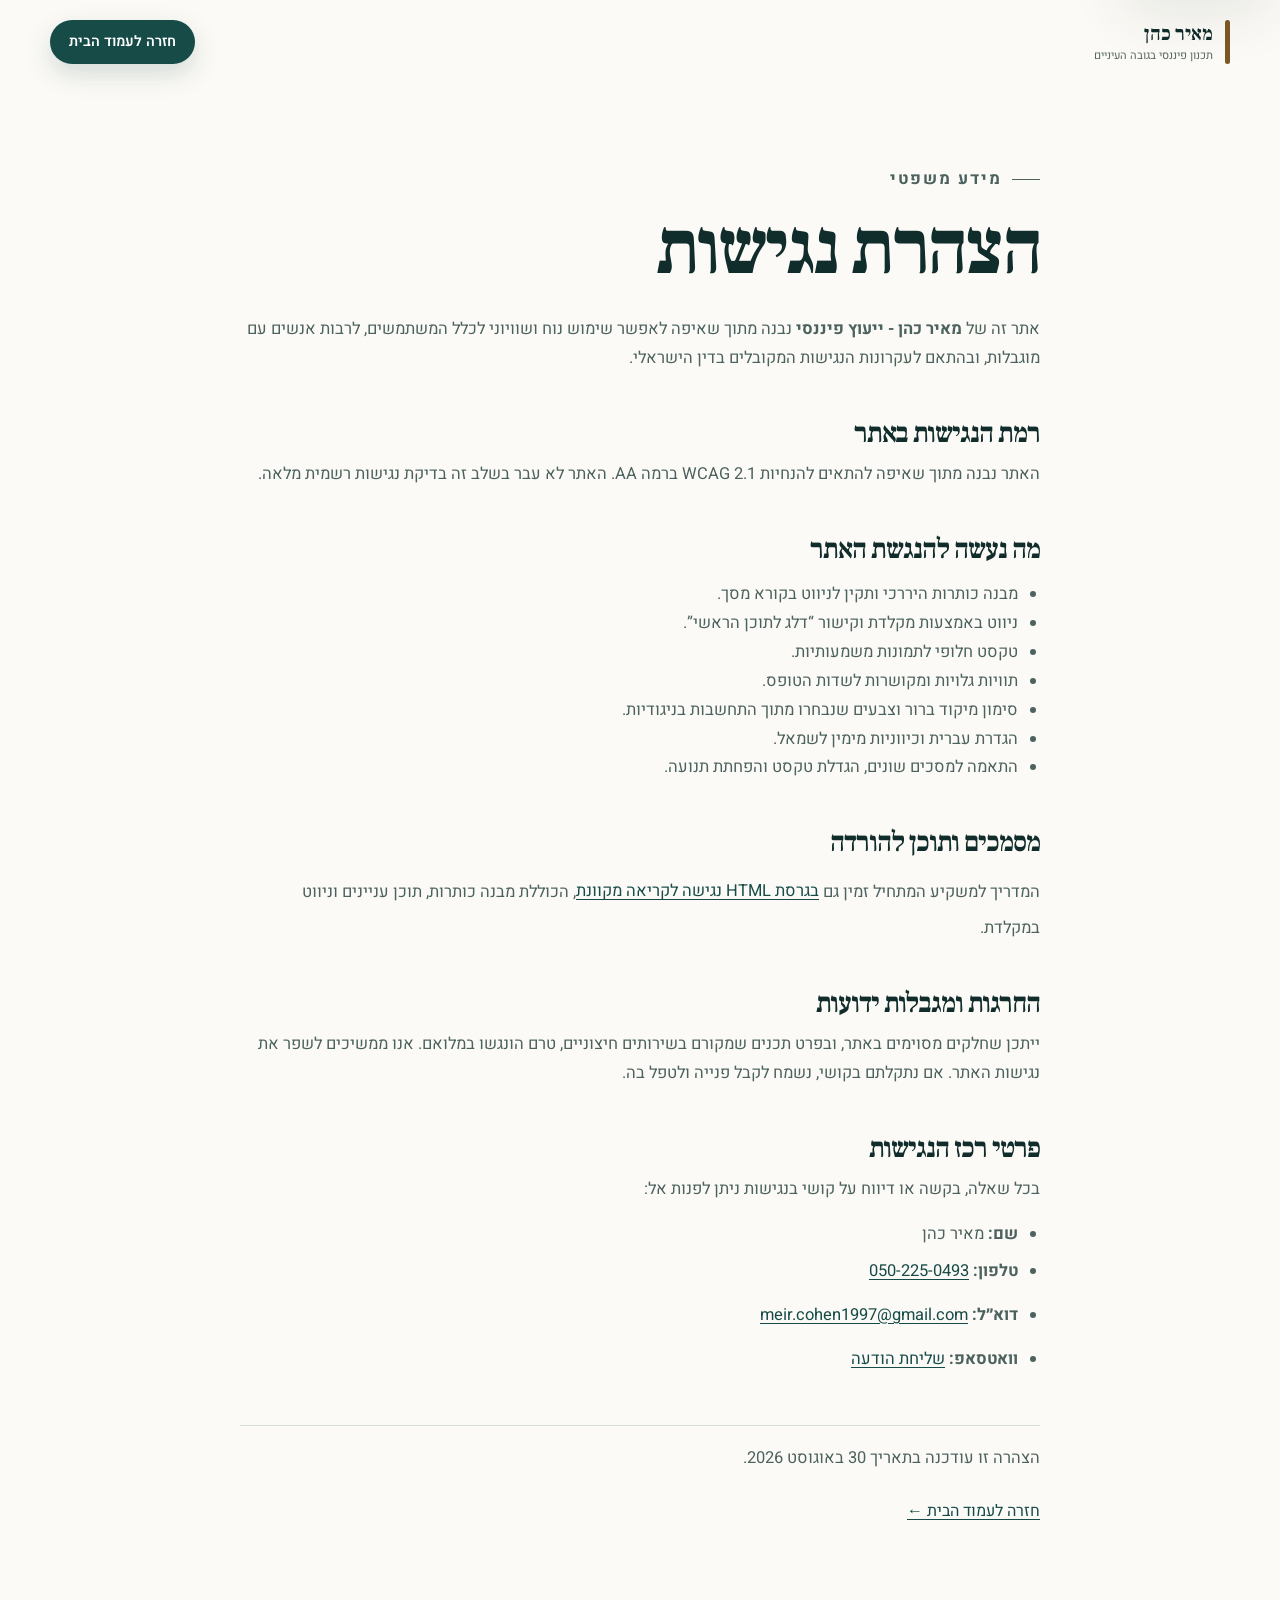
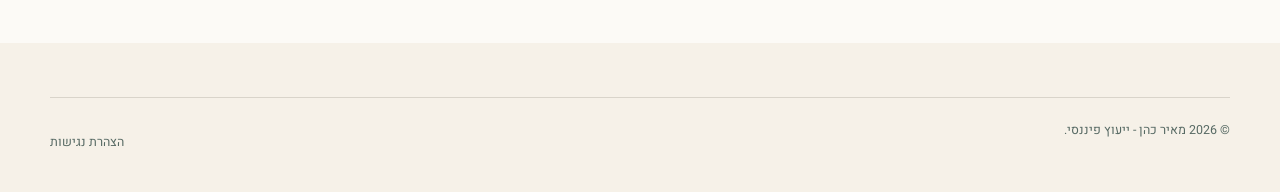
<file: negishut.html>
<!doctype html>
<html lang="he" dir="rtl">
<head>
  <meta charset="utf-8">
  <meta name="viewport" content="width=device-width, initial-scale=1">
  <title>הצהרת נגישות | מאיר כהן - ייעוץ פיננסי</title>
  <meta name="description" content="הצהרת הנגישות של אתר מאיר כהן - ייעוץ פיננסי.">
  <meta name="robots" content="index, follow">
  <link rel="icon" href="assets/favicon.svg" type="image/svg+xml">
  <link rel="canonical" href="https://meircohen-finance.co.il/negishut.html">
  <link rel="preconnect" href="https://fonts.googleapis.com">
  <link rel="preconnect" href="https://fonts.gstatic.com" crossorigin>
  <link href="https://fonts.googleapis.com/css2?family=Frank+Ruhl+Libre:wght@500;600;700&amp;family=Heebo:wght@400;500;600;700&amp;display=swap" rel="stylesheet">
  <link rel="stylesheet" href="css/style.css?v=20260820-5">
</head>
<body>
  <a href="#main-content" class="skip-link">דלג לתוכן הראשי</a>
  <header class="site-header" id="navbar"><div class="container nav-container"><a href="index.html" class="brand" aria-label="מאיר כהן - עמוד הבית"><span class="brand-mark" aria-hidden="true">מכ</span><span class="brand-copy"><strong>מאיר כהן</strong><small>תכנון פיננסי בגובה העיניים</small></span></a><a href="index.html" class="button button-small button-primary">חזרה לעמוד הבית</a></div></header>
  <main id="main-content" tabindex="-1"><article class="legal-page">
    <p class="eyebrow">מידע משפטי</p><h1>הצהרת נגישות</h1>
    <p>אתר זה של <strong>מאיר כהן - ייעוץ פיננסי</strong> נבנה מתוך שאיפה לאפשר שימוש נוח ושוויוני לכלל המשתמשים, לרבות אנשים עם מוגבלות, ובהתאם לעקרונות הנגישות המקובלים בדין הישראלי.</p>
    <h2>רמת הנגישות באתר</h2><p>האתר נבנה מתוך שאיפה להתאים להנחיות WCAG 2.1 ברמה AA. האתר לא עבר בשלב זה בדיקת נגישות רשמית מלאה.</p>
    <h2>מה נעשה להנגשת האתר</h2><ul><li>מבנה כותרות היררכי ותקין לניווט בקורא מסך.</li><li>ניווט באמצעות מקלדת וקישור “דלג לתוכן הראשי”.</li><li>טקסט חלופי לתמונות משמעותיות.</li><li>תוויות גלויות ומקושרות לשדות הטופס.</li><li>סימון מיקוד ברור וצבעים שנבחרו מתוך התחשבות בניגודיות.</li><li>הגדרת עברית וכיווניות מימין לשמאל.</li><li>התאמה למסכים שונים, הגדלת טקסט והפחתת תנועה.</li></ul>
    <h2>מסמכים ותוכן להורדה</h2><p>המדריך למשקיע המתחיל זמין גם <a href="guide.html">בגרסת HTML נגישה לקריאה מקוונת</a>, הכוללת מבנה כותרות, תוכן עניינים וניווט במקלדת.</p>
    <h2>החרגות ומגבלות ידועות</h2><p>ייתכן שחלקים מסוימים באתר, ובפרט תכנים שמקורם בשירותים חיצוניים, טרם הונגשו במלואם. אנו ממשיכים לשפר את נגישות האתר. אם נתקלתם בקושי, נשמח לקבל פנייה ולטפל בה.</p>
    <h2>פרטי רכז הנגישות</h2><p>בכל שאלה, בקשה או דיווח על קושי בנגישות ניתן לפנות אל:</p><ul><li><strong>שם:</strong> מאיר כהן</li><li><strong>טלפון:</strong> <a href="tel:0502250493">050-225-0493</a></li><li><strong>דוא״ל:</strong> <a href="mailto:meir.cohen1997@gmail.com">meir.cohen1997@gmail.com</a></li><li><strong>וואטסאפ:</strong> <a href="https://wa.me/972502250493" target="_blank" rel="noopener">שליחת הודעה</a></li></ul>
    <p class="legal-updated">הצהרה זו עודכנה בתאריך 30 באוגוסט 2026.</p><a href="index.html">חזרה לעמוד הבית ←</a>
  </article></main>
  <footer class="site-footer"><div class="container footer-bottom"><p>© 2026 מאיר כהן - ייעוץ פיננסי.</p><p><a href="negishut.html">הצהרת נגישות</a></p></div></footer>
  <script src="js/main.js?v=20260820-2"></script>
</body>
</html>
</file>
<file: css/style.css>
:root {
  --ink: #102c2b;
  --ink-deep: #092321;
  --forest: #164b47;
  --forest-soft: #dce9e4;
  --sage: #5f7b6d;
  --sand: #7d5825;
  --cream: #f6f1e8;
  --paper: #fcfaf6;
  --white: #fff;
  --text: #263d3b;
  --muted: #566963;
  --line: #d9dfda;
  --radius-sm: 10px;
  --radius: 20px;
  --radius-lg: 32px;
  --shadow: 0 20px 60px rgba(15, 47, 44, .12);
  --container: 1180px;
  --transition: 220ms cubic-bezier(.2,.75,.3,1);
}

*, *::before, *::after { box-sizing: border-box; }
html { scroll-behavior: smooth; font-size: 16px; }
body { margin: 0; background: var(--paper); color: var(--text); font-family: "Heebo", sans-serif; line-height: 1.75; direction: rtl; }
body.menu-open { overflow: hidden; }
img { display: block; max-width: 100%; }
a { color: inherit; text-decoration: none; }
button, input, textarea { font: inherit; }
button, a { touch-action: manipulation; }
svg { width: 1.25em; fill: none; stroke: currentColor; stroke-width: 1.8; stroke-linecap: round; stroke-linejoin: round; }
.container { width: min(100% - 40px, var(--container)); margin-inline: auto; }
.section { padding: clamp(80px, 9vw, 144px) 0; }

.skip-link { position: fixed; top: 12px; right: 12px; z-index: 2000; transform: translateY(-150%); background: var(--white); color: var(--ink); padding: 10px 16px; border-radius: 8px; box-shadow: var(--shadow); }
.skip-link:focus { transform: translateY(0); }
:focus-visible { outline: 3px solid var(--sand); outline-offset: 4px; }

.site-header { position: sticky; top: 0; z-index: 1000; background: rgba(252, 250, 246, .92); border-bottom: 1px solid transparent; backdrop-filter: blur(18px); transition: border-color var(--transition), box-shadow var(--transition); }
.site-header.scrolled { border-color: var(--line); box-shadow: 0 8px 24px rgba(18, 48, 45, .06); }
.nav-container { min-height: 84px; display: flex; align-items: center; justify-content: space-between; gap: 28px; }
.brand { min-height: 54px; display: inline-flex; align-items: center; gap: 12px; flex: none; }
.brand-mark { width: 5px; height: 44px; display: block; flex: none; border-radius: 999px; background: var(--sand); color: transparent; font-size: 0; }
.brand-copy { display: grid; line-height: 1.2; }
.brand-copy strong { color: var(--ink); font-family: "Frank Ruhl Libre", serif; font-size: 1.25rem; }
.brand-copy small { color: var(--muted); font-size: .7rem; margin-top: 3px; }
.nav-links { display: flex; align-items: center; gap: 28px; list-style: none; padding: 0; margin: 0; }
.nav-links > li > a:not(.button) { min-height: 44px; display: inline-flex; align-items: center; color: #425955; font-size: .93rem; font-weight: 500; }
.nav-links > li > a:not(.button):hover, .nav-links > li > a.active { color: var(--forest); }
.mobile-toggle { display: none; width: 48px; height: 48px; border: 0; border-radius: 50%; background: var(--forest-soft); align-items: center; justify-content: center; flex-direction: column; gap: 5px; cursor: pointer; }
.mobile-toggle span { width: 21px; height: 2px; background: var(--ink); transition: transform var(--transition), opacity var(--transition); }
.mobile-toggle.active span:nth-child(1) { transform: translateY(7px) rotate(45deg); }
.mobile-toggle.active span:nth-child(2) { opacity: 0; }
.mobile-toggle.active span:nth-child(3) { transform: translateY(-7px) rotate(-45deg); }

.button { min-height: 52px; display: inline-flex; align-items: center; justify-content: center; gap: 14px; border: 1px solid transparent; border-radius: 999px; padding: 12px 24px; font-weight: 600; cursor: pointer; transition: background var(--transition), color var(--transition), border-color var(--transition), box-shadow var(--transition); }
.button svg { transition: transform var(--transition); }
.button:hover svg { transform: translateX(-4px); }
.button-primary { background: var(--forest); color: var(--white); box-shadow: 0 10px 26px rgba(22, 75, 71, .18); }
.button-primary:hover { background: var(--ink); box-shadow: 0 14px 32px rgba(16, 44, 43, .24); }
.button-small { min-height: 44px; padding: 8px 18px; font-size: .9rem; }
.button-light { width: 100%; background: var(--cream); color: var(--ink); }
.button-light:hover { background: var(--white); }
.text-link { min-height: 44px; display: inline-flex; align-items: center; color: var(--forest); border-bottom: 1px solid var(--forest); font-weight: 600; }

.eyebrow { margin: 0 0 18px; color: var(--forest); font-size: .78rem; font-weight: 700; letter-spacing: .12em; text-transform: uppercase; }
.eyebrow::before { content: ""; display: inline-block; width: 28px; height: 1px; margin-left: 10px; vertical-align: middle; background: currentColor; }
.eyebrow-light { color: #bad1ca; }
h1, h2, h3, p { margin-top: 0; }
h1, h2 { font-family: "Frank Ruhl Libre", serif; color: var(--ink); letter-spacing: -.035em; }
h1 { font-size: clamp(3.25rem, 6.4vw, 6.3rem); line-height: .98; margin-bottom: 28px; }
h1 em { color: var(--forest); font-style: normal; }
h2 { font-size: clamp(2.4rem, 4.4vw, 4.3rem); line-height: 1.05; margin-bottom: 24px; }
h3 { color: var(--ink); font-size: 1.25rem; line-height: 1.35; }

.hero { padding: clamp(44px, 6vw, 86px) 0 clamp(72px, 8vw, 112px); overflow: hidden; }
.hero-grid { display: grid; grid-template-columns: .95fr 1.05fr; gap: clamp(48px, 7vw, 100px); align-items: center; }
.hero-lead { max-width: 650px; margin-bottom: 34px; color: #4d635f; font-size: clamp(1.08rem, 1.55vw, 1.3rem); line-height: 1.8; }
.hero-actions { display: flex; align-items: center; flex-wrap: wrap; gap: 24px; }
.trust-list { display: flex; flex-wrap: wrap; gap: 0; list-style: none; padding: 0; margin: 42px 0 0; color: var(--muted); font-size: .9rem; }
.trust-list li { display: flex; align-items: center; }
.trust-list li:not(:last-child)::after { content: ""; width: 4px; height: 4px; margin: 0 14px; border-radius: 50%; background: var(--sand); }
.hero-visual { margin: 0; position: relative; min-height: 590px; border-radius: 180px 18px 180px 18px; overflow: hidden; background: var(--forest-soft); box-shadow: var(--shadow); }
.hero-visual::after { content: ""; position: absolute; inset: 0; background: linear-gradient(to top, rgba(9, 35, 33, .55), transparent 52%); pointer-events: none; }
.hero-visual > img { width: 100%; height: 100%; min-height: 590px; object-fit: cover; object-position: center; }
.hero-visual figcaption { position: absolute; z-index: 2; right: 30px; bottom: 28px; left: 30px; display: flex; align-items: center; gap: 16px; color: var(--white); }
.hero-visual figcaption span:last-child { display: grid; max-width: 280px; font-size: .92rem; line-height: 1.5; }
.hero-visual figcaption strong { font-size: 1rem; }
.caption-number { width: 54px; height: 54px; display: grid; place-items: center; flex: none; border: 1px solid rgba(255,255,255,.6); border-radius: 50%; font-weight: 600; }

.services { background: var(--cream); }
.section-heading { margin-bottom: 56px; }
.split-heading { display: grid; grid-template-columns: 1fr .75fr; gap: 80px; align-items: end; }
.split-heading h2 { margin: 0; }
.split-heading > p { margin: 0 0 8px; color: var(--muted); font-size: 1.05rem; }
.service-grid { display: grid; grid-template-columns: repeat(12, 1fr); gap: 22px; }
.service-card { grid-column: span 4; min-height: 430px; display: flex; flex-direction: column; position: relative; padding: 32px; border: 1px solid rgba(16,44,43,.14); border-radius: var(--radius); background: var(--white); overflow: hidden; transition: transform var(--transition), box-shadow var(--transition); }
.service-card:hover { transform: translateY(-5px); box-shadow: var(--shadow); }
.icon-box { width: 58px; height: 58px; display: grid; place-items: center; border: 1px solid var(--line); border-radius: 50%; color: var(--forest); }
.icon-box svg { width: 27px; }
.card-index { margin: auto 0 8px; color: var(--sage); font-size: .78rem; font-weight: 700; letter-spacing: .12em; }
.service-card h3 { margin-bottom: 14px; font-family: "Frank Ruhl Libre", serif; font-size: 1.7rem; }
.service-card > p:not(.card-index) { color: inherit; opacity: .82; }
.check-list { list-style: none; padding: 20px 0 0; margin: 18px 0 0; border-top: 1px solid rgba(116,140,133,.3); }
.check-list li { position: relative; padding-right: 20px; margin-top: 8px; font-size: .9rem; }
.check-list li::before { content: ""; position: absolute; right: 0; top: .68em; width: 7px; height: 7px; border-radius: 50%; background: var(--sand); }
.process { background: var(--paper); }
.process-grid { display: grid; grid-template-columns: 1fr 1fr; gap: clamp(54px, 8vw, 110px); align-items: center; }
.process-image-wrap { position: relative; padding-left: 34px; padding-bottom: 38px; }
.process-image-wrap > img { width: 100%; aspect-ratio: 4/5; object-fit: cover; border-radius: 16px 130px 16px 16px; box-shadow: var(--shadow); }
.image-note { position: absolute; left: 0; bottom: 0; width: min(310px, 72%); padding: 22px 24px; background: var(--sand); color: var(--white); border-radius: 16px 16px 16px 2px; display: grid; }
.image-note strong { font-family: "Frank Ruhl Libre", serif; font-size: 1.25rem; }
.image-note span { font-size: .84rem; }
.process-list { list-style: none; padding: 0; margin: 42px 0 0; }
.process-list li { display: grid; grid-template-columns: 52px 1fr; gap: 22px; padding: 24px 0; border-top: 1px solid var(--line); }
.process-list li:last-child { border-bottom: 1px solid var(--line); }
.process-list > li > span { color: var(--sand); font-size: .78rem; font-weight: 700; letter-spacing: .1em; }
.process-list h3 { margin-bottom: 7px; }
.process-list p { margin: 0; color: var(--muted); }

.about { background: var(--forest-soft); }
.about-grid { display: grid; grid-template-columns: .8fr 1.2fr; gap: clamp(54px, 8vw, 110px); align-items: center; }
.portrait-wrap { position: relative; width: 100%; max-width: 430px; aspect-ratio: 1; }
.portrait-wrap img { width: 100%; height: 100%; object-fit: cover; object-position: center 20%; border-radius: 140px 16px 16px 16px; filter: saturate(.82); }
.portrait-label { position: absolute; left: -18px; bottom: 28px; padding: 10px 18px; background: var(--paper); color: var(--ink); border-radius: 999px; font-weight: 600; box-shadow: var(--shadow); }
.about-copy { max-width: 700px; }
.about-lead { color: var(--ink); font-size: 1.2rem; font-weight: 500; }
.about-copy > p:not(.eyebrow):not(.about-lead) { color: #4f6661; }
blockquote { margin: 34px 0 0; padding: 22px 26px 22px 0; border-right: 3px solid var(--sand); color: var(--ink); font-family: "Frank Ruhl Libre", serif; font-size: 1.35rem; line-height: 1.5; }

.fit-section { background: var(--paper); }
.centered-heading { max-width: 760px; margin-inline: auto; text-align: center; }
.centered-heading .eyebrow::before { display: none; }
.question-grid { display: grid; grid-template-columns: repeat(3, 1fr); gap: 18px; }
.question-grid article { min-height: 260px; padding: 28px; border: 1px solid var(--line); border-radius: var(--radius); background: var(--white); }
.question-grid article > span { width: 38px; height: 38px; display: grid; place-items: center; margin-bottom: 42px; border-radius: 50%; background: var(--cream); color: var(--forest); font-family: "Frank Ruhl Libre", serif; font-size: 1.3rem; }
.question-grid h3 { font-size: 1.18rem; }
.question-grid p { margin-bottom: 0; color: var(--muted); font-size: .94rem; }

.contact { padding: clamp(76px, 8vw, 120px) 0; background: var(--ink); color: var(--white); }
.contact-grid { display: grid; grid-template-columns: 1fr .85fr; gap: clamp(54px, 8vw, 110px); align-items: center; }
.contact h2 { color: var(--white); }
.contact-copy > p:not(.eyebrow) { max-width: 650px; color: #bad1ca; font-size: 1.05rem; }
.direct-contact { display: flex; flex-wrap: wrap; gap: 12px 28px; margin-top: 32px; direction: ltr; justify-content: flex-end; }
.direct-contact a { min-height: 44px; display: inline-flex; align-items: center; color: var(--white); border-bottom: 1px solid rgba(255,255,255,.35); }
.contact-form { padding: 30px; background: rgba(255,255,255,.07); border: 1px solid rgba(255,255,255,.14); border-radius: var(--radius); }
.form-row { display: grid; grid-template-columns: 1fr 1fr; gap: 14px; }
.form-group { margin-bottom: 16px; }
.form-group label { display: block; margin-bottom: 7px; color: #dce8e4; font-size: .86rem; }
.calculator-card:not(.calculator-card-loan) .form-group label { color: var(--text); }
.form-group input, .form-group textarea { width: 100%; min-height: 50px; padding: 12px 14px; border: 1px solid rgba(255,255,255,.18); border-radius: var(--radius-sm); background: rgba(255,255,255,.08); color: var(--white); }
.form-group textarea { min-height: 112px; resize: vertical; }
.form-group input:focus, .form-group textarea:focus { border-color: var(--sand); outline: 0; box-shadow: 0 0 0 3px rgba(215,170,107,.2); }
.form-group textarea::placeholder { color: #90aaa3; }
.form-note { margin: 12px 0 0; color: #91aaa3; font-size: .76rem; text-align: center; }

.site-footer { padding: 54px 0 28px; background: var(--cream); }
.footer-main { display: flex; align-items: center; justify-content: space-between; gap: 32px; padding-bottom: 38px; }
.footer-main nav { display: flex; flex-wrap: wrap; gap: 12px 26px; color: var(--muted); font-size: .9rem; }
.footer-main nav a { min-height: 44px; display: inline-flex; align-items: center; }
.footer-main nav a:hover { color: var(--forest); }
.footer-bottom { display: flex; justify-content: space-between; gap: 32px; padding-top: 22px; border-top: 1px solid #d9d4ca; color: var(--muted); font-size: .78rem; }
.footer-bottom p { margin: 0; }
.footer-bottom a { min-height: 44px; display: inline-flex; align-items: center; }

.page-hero { padding: 86px 0 76px; background: var(--forest-soft); text-align: center; }
.page-hero h1 { max-width: 840px; margin: 0 auto 18px; font-size: clamp(3rem, 6vw, 5.5rem); }
.page-hero p { max-width: 620px; margin: auto; color: var(--muted); font-size: 1.08rem; }
.calculator-page-hero { background: var(--cream); }
.calculators-section { background: var(--paper); }
.calculator-stack { display: grid; gap: 28px; }
.calculator-card { padding: clamp(28px, 5vw, 54px); border: 1px solid var(--line); border-radius: var(--radius-lg); background: var(--white); box-shadow: 0 16px 42px rgba(15,47,44,.05); }
.calculator-card-loan { background: var(--ink); border-color: var(--ink); color: var(--white); }
.calculator-card-loan h2 { color: var(--white); }
.calculator-card-loan .calculator-intro > p:not(.eyebrow) { color: #bad1ca; }
.calculator-card-loan .eyebrow { color: #bad1ca; }
.calculator-intro { max-width: 680px; margin-bottom: 42px; }
.calculator-intro h2 { margin-bottom: 12px; font-size: clamp(2.35rem, 4vw, 3.55rem); }
.calculator-intro > p:not(.eyebrow) { margin: 0; color: var(--muted); font-size: 1.05rem; }
.calculator-layout { display: grid; grid-template-columns: .9fr 1.1fr; gap: clamp(30px, 5vw, 70px); align-items: stretch; }
.calculator-fields { display: grid; grid-template-columns: 1fr 1fr; gap: 18px; }
.input-affix { position: relative; }
.input-affix input, .calculator-form select { width: 100%; min-height: 52px; padding: 10px 16px 10px 50px; border: 1px solid var(--line); border-radius: var(--radius-sm); background: var(--paper); color: var(--ink); font-weight: 600; font-variant-numeric: tabular-nums; direction: ltr; text-align: right; }
.calculator-form select { padding: 10px 16px; direction: rtl; text-align: right; cursor: pointer; }
.form-group-wide { grid-column: 1 / -1; }
.method-switch { min-width: 0; margin: 0; padding: 0; border: 0; }
.method-switch legend { margin-bottom: 8px; padding: 0; color: #bad1ca; font-size: .86rem; font-weight: 600; }
.method-options { display: grid; grid-template-columns: 1fr 1fr; gap: 10px; }
.method-option { position: relative; display: block; min-height: 74px; padding: 14px 16px; border: 1px solid rgba(255,255,255,.18); border-radius: var(--radius-sm); background: rgba(255,255,255,.05); color: var(--white); cursor: pointer; transition: background var(--transition), border-color var(--transition), transform var(--transition); }
.method-option:hover { border-color: rgba(215,170,107,.7); background: rgba(255,255,255,.09); }
.method-option:has(input:checked) { border-color: var(--sand); background: rgba(215,170,107,.14); box-shadow: inset 0 0 0 1px rgba(215,170,107,.18); }
.method-option input { position: absolute; opacity: 0; inset: 0; width: 100%; height: 100%; margin: 0; cursor: pointer; }
.method-option span { display: grid; gap: 1px; pointer-events: none; }
.method-option strong { font-size: 1rem; }
.method-option small { color: #bad1ca; font-size: .77rem; }
.method-option:focus-within { outline: 3px solid var(--sand); outline-offset: 3px; }
.input-affix span { position: absolute; left: 15px; top: 50%; transform: translateY(-50%); color: var(--muted); font-size: .9rem; pointer-events: none; }
.form-group small { display: block; margin-top: 5px; color: var(--muted); font-size: .76rem; }
.calculator-helper { margin: 20px 0 0; color: var(--muted); font-size: .82rem; line-height: 1.65; }
.calculator-card-loan .input-affix input { border-color: rgba(255,255,255,.16); background: rgba(255,255,255,.08); color: var(--white); }
.calculator-card-loan .calculator-form select { border-color: rgba(255,255,255,.16); background: rgba(255,255,255,.08); color: var(--white); }
.calculator-card-loan .input-affix span, .calculator-card-loan .calculator-helper { color: #bad1ca; }
.calculator-result { display: flex; flex-direction: column; padding: clamp(26px, 4vw, 42px); border-radius: var(--radius); background: var(--forest-soft); color: var(--ink); }
.loan-result { background: var(--white); }
.result-label { margin: 0 0 5px; color: var(--forest); font-size: .86rem; font-weight: 700; }
.result-main { display: block; margin-bottom: 30px; font-family: "Frank Ruhl Libre", serif; font-size: clamp(3.15rem, 6vw, 5.3rem); font-weight: 700; line-height: .98; letter-spacing: -.04em; font-variant-numeric: tabular-nums; direction: ltr; text-align: right; }
.result-note { min-height: 1.6em; margin: -20px 0 20px; color: var(--muted); font-size: .82rem; }
.result-breakdown { display: grid; grid-template-columns: 1fr 1fr; gap: 1px; overflow: hidden; border: 1px solid rgba(22,75,71,.14); border-radius: var(--radius-sm); background: rgba(22,75,71,.14); }
.result-breakdown > div { padding: 13px 15px; background: rgba(255,255,255,.54); }
.result-breakdown span, .result-breakdown strong { display: block; }
.result-breakdown span { color: var(--muted); font-size: .76rem; }
.result-breakdown strong { margin-top: 3px; color: var(--ink); direction: ltr; text-align: right; font-size: 1.08rem; font-variant-numeric: tabular-nums; }
.growth-chart { display: flex; align-items: end; gap: 8px; height: 108px; margin-top: 28px; padding-bottom: 19px; border-bottom: 1px solid rgba(22,75,71,.18); }
.growth-chart > span { position: relative; flex: 1; min-width: 6px; border-radius: 5px 5px 0 0; background: var(--forest); }
.growth-chart > span::after { content: attr(data-year); position: absolute; bottom: -21px; right: 50%; transform: translateX(50%); color: var(--muted); font-size: .65rem; white-space: nowrap; }
.amortization { margin-top: 25px; }
.amortization summary { min-height: 44px; display: flex; align-items: center; color: var(--forest); font-weight: 700; cursor: pointer; }
.table-scroll { overflow-x: auto; margin-top: 12px; border: 1px solid var(--line); border-radius: var(--radius-sm); }
.amortization table { width: 100%; border-collapse: collapse; min-width: 480px; font-size: .83rem; }
.amortization th, .amortization td { padding: 11px 14px; text-align: right; border-bottom: 1px solid var(--line); font-variant-numeric: tabular-nums; }
.amortization tr:last-child td { border-bottom: 0; }
.amortization th { color: var(--muted); background: var(--paper); font-size: .75rem; }
.amortization td:not(:first-child) { direction: ltr; text-align: right; }
.calculator-disclaimer { display: grid; grid-template-columns: auto 1fr auto; gap: 22px; align-items: center; padding: 24px 28px; border-right: 4px solid var(--sand); background: var(--cream); }
.calculator-disclaimer strong { color: var(--ink); font-family: "Frank Ruhl Libre", serif; font-size: 1.45rem; }
.calculator-disclaimer p { margin: 0; color: var(--muted); font-size: .91rem; }
.blog-content { padding: 90px 0 120px; }
.coming-soon { max-width: 760px; margin: auto; padding: clamp(40px, 7vw, 76px); text-align: center; border: 1px solid var(--line); border-radius: var(--radius-lg); background: var(--white); }
.coming-soon .icon-box { margin: 0 auto 26px; }
.coming-soon h2 { font-size: clamp(2.2rem, 4vw, 3.5rem); }
.coming-soon p { max-width: 540px; margin: 0 auto 28px; color: var(--muted); }

.knowledge-hero { padding: clamp(58px, 8vw, 112px) 0; background: var(--cream); overflow: hidden; }
.knowledge-hero-grid { display: grid; grid-template-columns: 1.05fr .75fr; gap: clamp(56px, 8vw, 110px); align-items: center; }
.knowledge-hero h1 { font-size: clamp(3.4rem, 6vw, 5.9rem); }
.knowledge-hero h1 em { color: var(--forest); font-style: normal; }
.guide-miniature { position: relative; display: grid; grid-template-columns: minmax(230px, 330px) 1fr; align-items: end; gap: 22px; }
.guide-miniature::before { content: ""; position: absolute; z-index: 0; inset: -34px 32px 40px -42px; border-radius: 50%; background: var(--forest-soft); }
.guide-cover { position: relative; z-index: 1; min-height: 440px; display: flex; flex-direction: column; padding: 36px 34px; border-radius: 7px 20px 20px 7px; background: linear-gradient(90deg, var(--ink) 0 78%, var(--sand) 78%); color: var(--cream); box-shadow: 0 28px 70px rgba(9,35,33,.22); transform: rotate(-2deg); }
.guide-cover-image { position: relative; z-index: 1; width: min(100%, 330px); height: auto; aspect-ratio: 707 / 1000; object-fit: cover; border-radius: 7px 20px 20px 7px; box-shadow: 0 28px 70px rgba(9,35,33,.22); transform: rotate(-2deg); }
.guide-cover::after { content: ""; width: 76px; height: 4px; margin-top: 24px; border-radius: 999px; background: var(--sand); }
.guide-cover span { color: var(--sand); font-size: .72rem; font-weight: 700; letter-spacing: .08em; }
.guide-cover strong { margin-top: 72px; font-family: "Frank Ruhl Libre", serif; font-size: clamp(2.2rem, 3.4vw, 3.15rem); line-height: .98; }
.guide-cover small { max-width: 210px; margin-top: auto; color: #cbd9d4; font-size: .72rem; line-height: 1.55; }
.guide-miniature > p { position: relative; z-index: 1; display: grid; margin-bottom: 36px; color: var(--muted); font-size: .82rem; }
.guide-miniature > p strong { color: var(--forest); font-family: "Frank Ruhl Libre", serif; font-size: 1.45rem; }

.articles-section { background: var(--paper); }
.article-grid { display: grid; grid-template-columns: repeat(2, 1fr); gap: 22px; }
.article-card { min-height: 390px; display: flex; flex-direction: column; padding: 32px; border: 1px solid var(--line); border-radius: var(--radius); background: var(--white); transition: transform var(--transition), box-shadow var(--transition); }
.article-card:hover { transform: translateY(-5px); box-shadow: var(--shadow); }
.article-kicker { display: flex; justify-content: space-between; gap: 14px; margin-bottom: 48px; color: var(--forest); font-size: .74rem; font-weight: 700; }
.article-kicker span { color: var(--muted); font-weight: 500; white-space: nowrap; }
.article-card h3 { margin-bottom: 18px; font-family: "Frank Ruhl Libre", serif; font-size: 1.8rem; }
.article-card h3 a::after { content: ""; position: absolute; inset: 0; }
.article-card { position: relative; }
.article-card > p:not(.article-kicker) { color: var(--muted); }
.article-link { min-height: 44px; display: inline-flex; align-items: center; margin-top: auto; color: var(--forest); font-weight: 700; }
.article-card-featured { border-color: rgba(125,88,37,.48); background: linear-gradient(145deg, var(--white), var(--cream)); }

.guide-section { padding: clamp(76px, 9vw, 128px) 0; background: var(--ink); color: var(--white); }
.guide-grid { display: grid; grid-template-columns: 1.1fr .75fr; gap: clamp(56px, 8vw, 110px); align-items: center; }
.guide-copy h2 { color: var(--white); }
.guide-copy > p:not(.eyebrow) { max-width: 670px; color: #bad1ca; font-size: 1.05rem; }
.guide-accessible-link { color: var(--white); text-decoration: underline; text-underline-offset: 4px; font-weight: 700; }
.guide-benefits { display: grid; gap: 10px; list-style: none; padding: 0; margin: 30px 0 0; color: #dce8e4; }
.guide-benefits li { position: relative; padding-right: 22px; }
.guide-benefits li::before { content: ""; position: absolute; right: 0; top: .72em; width: 8px; height: 8px; border-radius: 50%; background: var(--sand); }
.guide-form { padding: 32px; border: 1px solid rgba(255,255,255,.14); border-radius: var(--radius); background: rgba(255,255,255,.07); }
.guide-form .button { width: 100%; }

.article-header { padding: clamp(64px, 9vw, 126px) 20px; background: var(--forest-soft); }
.article-header-inner { width: min(100%, 900px); margin-inline: auto; }
.article-back { min-height: 44px; display: inline-flex; align-items: center; margin-bottom: 38px; color: var(--forest); font-weight: 600; }
.article-header h1 { max-width: 880px; font-size: clamp(3.25rem, 6.2vw, 5.8rem); }
.article-deck { max-width: 780px; margin-bottom: 30px; color: #4b625e; font-size: clamp(1.08rem, 1.8vw, 1.3rem); }
.article-meta { display: flex; flex-wrap: wrap; gap: 0; color: var(--muted); font-size: .82rem; }
.article-meta span { display: flex; align-items: center; }
.article-meta span:not(:last-child)::after { content: ""; width: 4px; height: 4px; margin: 0 12px; border-radius: 50%; background: var(--sand); }
.article-body { width: min(100% - 40px, 760px); margin-inline: auto; padding: clamp(66px, 8vw, 106px) 0; }
.article-body p, .article-body li { color: #405753; font-size: 1.08rem; line-height: 1.9; }
.article-body .article-lead { margin-bottom: 42px; color: var(--ink); font-family: "Frank Ruhl Libre", serif; font-size: 1.55rem; line-height: 1.65; }
.article-body h2 { margin: 52px 0 14px; font-size: clamp(2rem, 4vw, 2.65rem); line-height: 1.2; }
.article-callout { margin: 44px -34px; padding: 28px 34px; border-right: 4px solid var(--sand); background: var(--cream); }
.article-callout strong { display: block; margin-bottom: 7px; color: var(--ink); font-family: "Frank Ruhl Libre", serif; font-size: 1.35rem; }
.article-callout p { margin-bottom: 0; }
.article-key-list { display: grid; gap: 10px; padding-right: 24px; }
.article-key-list li::marker { color: var(--sand); }
.article-number-grid { display: grid; grid-template-columns: repeat(3, 1fr); gap: 12px; margin: 38px 0 50px; }
.article-number-grid > div { display: grid; gap: 2px; padding: 24px 18px; border: 1px solid var(--line); border-radius: var(--radius-sm); background: var(--cream); text-align: center; }
.article-number-grid strong { color: var(--forest); font-family: "Frank Ruhl Libre", serif; font-size: 2.65rem; line-height: 1; direction: ltr; }
.article-number-grid span { color: var(--muted); font-size: .85rem; }
.article-table-wrap { overflow-x: auto; margin: 30px 0 46px; border: 1px solid var(--line); border-radius: var(--radius-sm); }
.article-table { width: 100%; min-width: 660px; border-collapse: collapse; background: var(--white); font-size: .93rem; }
.article-table th, .article-table td { padding: 15px 18px; border-bottom: 1px solid var(--line); text-align: right; vertical-align: top; }
.article-table thead th { background: var(--ink); color: var(--white); }
.article-table tbody th { width: 24%; color: var(--ink); background: var(--cream); }
.article-table tbody tr:last-child th, .article-table tbody tr:last-child td { border-bottom: 0; }
.article-sources { margin-top: 60px; padding-top: 4px; border-top: 1px solid var(--line); }
.article-sources h2 { font-size: 1.75rem; }
.article-sources ul { display: grid; gap: 10px; padding-right: 22px; }
.article-body a { color: var(--forest); text-decoration: underline; text-decoration-thickness: 1px; text-underline-offset: 4px; }
.article-disclaimer { margin-top: 64px; padding: 22px 24px; border: 1px solid var(--line); border-radius: var(--radius-sm); background: var(--paper); color: var(--muted); font-size: .84rem; line-height: 1.75; }
.article-cta { padding: clamp(60px, 8vw, 96px) 20px; background: var(--forest); color: var(--white); text-align: center; }
.article-cta h2 { color: var(--white); font-size: clamp(2.5rem, 5vw, 4.2rem); }
.article-cta .eyebrow::before { display: none; }

.legal-page { max-width: 840px; margin: 0 auto; padding: 80px 20px 110px; }
.legal-page h1 { font-size: clamp(3rem, 6vw, 5rem); }
.legal-page h2 { margin: 46px 0 12px; font-size: 1.75rem; }
.legal-page p, .legal-page li { color: #4c625e; font-size: 1.03rem; }
.legal-page ul { padding-right: 22px; }
.legal-page a { min-height: 44px; display: inline-flex; align-items: center; color: var(--forest); text-decoration: underline; text-underline-offset: 3px; }
.legal-updated { margin-top: 44px; padding-top: 18px; border-top: 1px solid var(--line); }

.private-shell { min-height: 100dvh; display: grid; place-items: center; padding: 24px; background: var(--cream); }
.private-panel { width: min(100%, 760px); padding: clamp(28px, 6vw, 56px); border: 1px solid var(--line); border-radius: var(--radius-lg); background: var(--white); box-shadow: var(--shadow); }
.private-panel h1 { font-size: clamp(2.6rem, 6vw, 4rem); }
.private-panel > p { color: var(--muted); }
.status-box { display: grid; gap: 0; margin: 28px 0; border: 1px solid var(--line); border-radius: var(--radius); overflow: hidden; }
.status-row { display: flex; justify-content: space-between; gap: 18px; padding: 16px 18px; }
.status-row + .status-row { border-top: 1px solid var(--line); }
.status-row span { color: var(--muted); text-align: left; }
.private-actions { display: flex; gap: 12px; flex-wrap: wrap; }
.note { margin-top: 20px; font-size: .86rem; }

@media (max-width: 960px) {
  .mobile-toggle { display: flex; }
  .nav-links { position: fixed; inset: 84px 0 auto; max-height: calc(100dvh - 84px); overflow-y: auto; display: grid; gap: 0; padding: 16px 20px 28px; background: var(--paper); border-bottom: 1px solid var(--line); transform: translateY(-130%); opacity: 0; visibility: hidden; transition: transform var(--transition), opacity var(--transition), visibility var(--transition); }
  .nav-links.open { transform: translateY(0); opacity: 1; visibility: visible; }
  .nav-links li a:not(.button) { min-height: 52px; display: flex; align-items: center; border-bottom: 1px solid var(--line); }
  .nav-links .button { margin-top: 16px; width: 100%; }
  .hero-grid { grid-template-columns: 1fr; }
  .hero-copy { max-width: 760px; }
  .hero-visual { min-height: 520px; }
  .hero-visual > img { min-height: 520px; }
  .split-heading { grid-template-columns: 1fr; gap: 18px; }
  .service-card { grid-column: span 6; }
  .process-grid, .about-grid, .contact-grid { grid-template-columns: 1fr; }
  .process-image-wrap { max-width: 650px; }
  .portrait-wrap { max-width: 480px; }
  .question-grid { grid-template-columns: 1fr; }
  .question-grid article { min-height: 0; }
  .question-grid article > span { margin-bottom: 24px; }
  .knowledge-hero-grid, .guide-grid { grid-template-columns: 1fr; }
  .calculator-layout { grid-template-columns: 1fr; }
  .guide-miniature { max-width: 620px; }
  .article-grid { grid-template-columns: 1fr; }
  .article-card { min-height: 0; }
}

@media (max-width: 640px) {
  .container { width: min(100% - 28px, var(--container)); }
  .brand { min-height: 46px; gap: 9px; }
  .brand-copy small { display: none; }
  .brand-copy strong { font-size: 1.13rem; }
  .brand-mark { width: 4px; height: 34px; }
  .nav-container { min-height: 74px; }
  .nav-links { inset-block-start: 74px; max-height: calc(100dvh - 74px); }
  h1 { font-size: clamp(3rem, 14vw, 4.5rem); }
  h2 { font-size: clamp(2.25rem, 11vw, 3.4rem); }
  .hero { padding-top: 32px; }
  .hero-actions { align-items: stretch; flex-direction: column; }
  .hero-actions .button, .hero-actions .text-link { width: 100%; justify-content: center; }
  .trust-list { font-size: .82rem; }
  .hero-visual { min-height: 440px; border-radius: 100px 14px 100px 14px; }
  .hero-visual > img { min-height: 440px; }
  .hero-visual figcaption { right: 18px; left: 18px; bottom: 18px; }
  .service-card { grid-column: span 12; min-height: 390px; }
  .process-image-wrap { padding-left: 14px; }
  .process-list li { grid-template-columns: 38px 1fr; gap: 14px; }
  .portrait-label { left: 10px; }
  .form-row { grid-template-columns: 1fr; gap: 0; }
  .contact-form { padding: 22px; }
  .direct-contact { justify-content: flex-start; }
  .footer-main, .footer-bottom { align-items: flex-start; flex-direction: column; }
  .footer-main nav { display: grid; grid-template-columns: 1fr 1fr; }
  .status-row { flex-direction: column; gap: 4px; }
  .status-row span { text-align: right; }
  .knowledge-hero h1 { font-size: clamp(3.15rem, 14vw, 4.5rem); }
  .guide-miniature { grid-template-columns: 1fr; justify-items: center; }
  .guide-cover { width: min(100%, 310px); min-height: 420px; }
  .guide-cover-image { width: min(100%, 310px); }
  .guide-miniature > p { margin: 0; text-align: center; }
  .article-kicker { margin-bottom: 32px; }
  .article-header { padding-inline: 14px; }
  .article-header h1 { font-size: clamp(3rem, 13vw, 4.25rem); }
  .article-body { width: min(100% - 28px, 760px); }
  .article-callout { margin-inline: 0; padding: 24px; }
  .article-number-grid { grid-template-columns: 1fr; }
  .calculator-card { padding: 26px 18px; }
  .calculator-fields { grid-template-columns: 1fr; gap: 12px; }
  .method-options { grid-template-columns: 1fr; }
  .calculator-result { padding: 26px 20px; }
  .calculator-disclaimer { grid-template-columns: 1fr; gap: 9px; padding: 22px; }
}

@media (prefers-reduced-motion: reduce) {
  html { scroll-behavior: auto; }
  *, *::before, *::after { scroll-behavior: auto !important; transition-duration: .01ms !important; animation-duration: .01ms !important; animation-iteration-count: 1 !important; }
}
</file>
